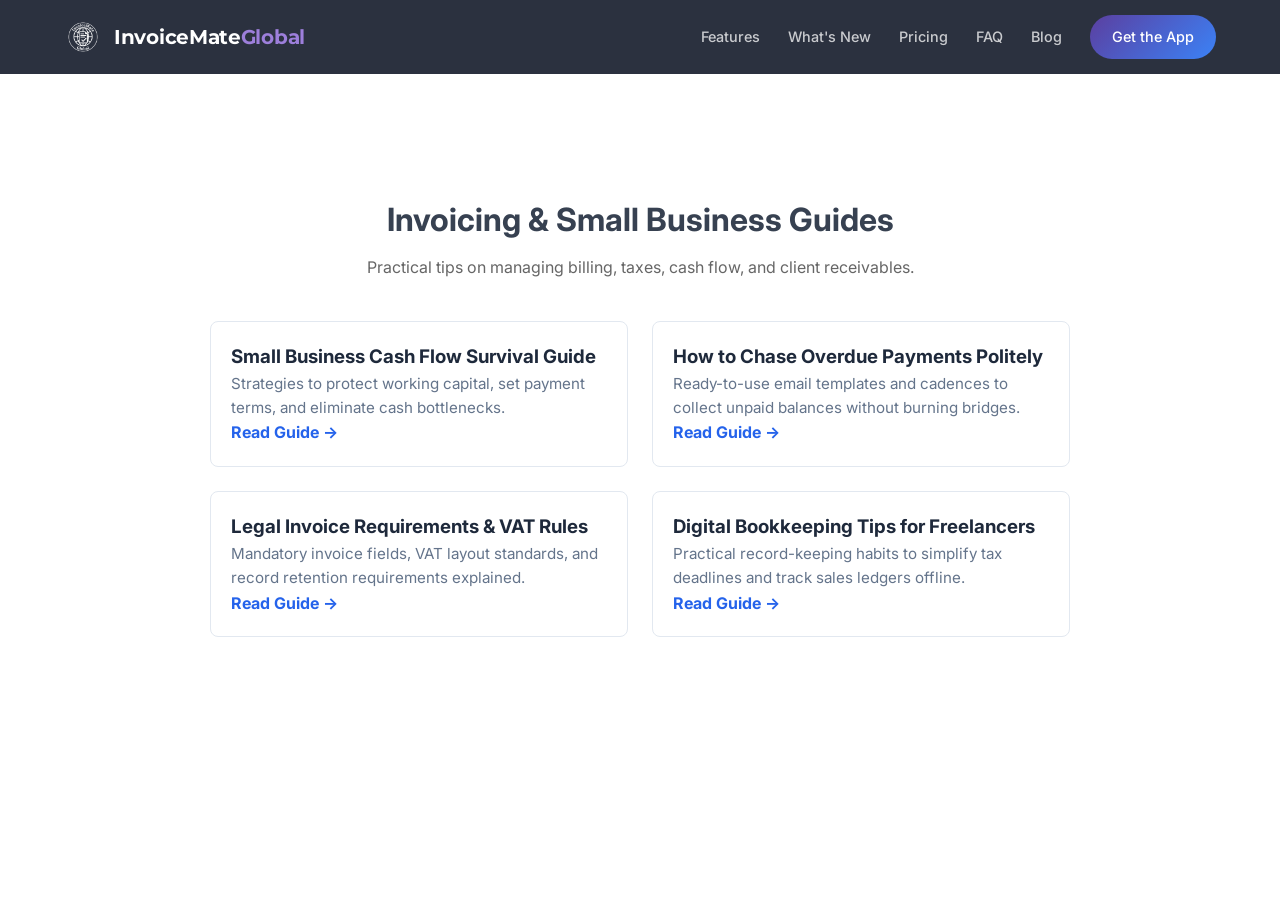
<file: blog/index.html>
<!DOCTYPE html>
<html lang="en">
<head>
  <meta charset="UTF-8">
  <meta name="viewport" content="width=device-width, initial-scale=1.0">
  <title>Invoicing, Billing & Cash Flow Guides | InvoiceMate Global Blog</title>
  <meta name="description" content="Practical guides on small business cash flow, chasing overdue invoices, VAT compliance, and digital bookkeeping.">
  <link rel="canonical" href="https://invoicemateglobal.com/blog/">
  <link rel="icon" type="image/png" href="../logo.png">
  <link rel="stylesheet" href="../style.css">
</head>
<body>

  <nav class="navbar">
    <div class="container">
      <a href="../index.html" class="navbar-brand">
        <img src="../logo.png" alt="InvoiceMate Global logo" class="navbar-logo">
        <div class="navbar-name">InvoiceMate<span>Global</span></div>
      </a>
      <div class="nav-links">
        <a href="../index.html#features">Features</a>
        <a href="../changelog.html">What's New</a>
        <a href="../index.html#pricing">Pricing</a>
        <a href="../index.html#faq">FAQ</a>
        <a href="index.html">Blog</a>
        <a href="https://play.google.com/store/apps/details?id=com.invoicemateglobal" class="nav-cta" target="_blank" rel="noopener noreferrer">Get the App</a>
      </div>
    </div>
  </nav>

  <main class="container" style="max-width: 900px; margin: 120px auto 50px auto; padding: 0 20px;">
    <h1 style="text-align: center; margin-bottom: 10px;">Invoicing &amp; Small Business Guides</h1>
    <p style="text-align: center; color: #666; margin-bottom: 40px;">Practical tips on managing billing, taxes, cash flow, and client receivables.</p>

    <div class="blog-grid" style="display: grid; grid-template-columns: repeat(auto-fit, minmax(280px, 1fr)); gap: 24px;">
      
      <!-- Card 1 -->
      <div style="border: 1px solid #e2e8f0; border-radius: 8px; padding: 20px; background: #fff;">
        <h3><a href="small-business-cash-flow-guide.html" style="color: #1e293b; text-decoration: none;">Small Business Cash Flow Survival Guide</a></h3>
        <p style="color: #64748b; font-size: 0.95rem;">Strategies to protect working capital, set payment terms, and eliminate cash bottlenecks.</p>
        <a href="small-business-cash-flow-guide.html" style="color: #2563eb; font-weight: bold; text-decoration: none;">Read Guide &rarr;</a>
      </div>

      <!-- Card 2 -->
      <div style="border: 1px solid #e2e8f0; border-radius: 8px; padding: 20px; background: #fff;">
        <h3><a href="how-to-chase-overdue-payments.html" style="color: #1e293b; text-decoration: none;">How to Chase Overdue Payments Politely</a></h3>
        <p style="color: #64748b; font-size: 0.95rem;">Ready-to-use email templates and cadences to collect unpaid balances without burning bridges.</p>
        <a href="how-to-chase-overdue-payments.html" style="color: #2563eb; font-weight: bold; text-decoration: none;">Read Guide &rarr;</a>
      </div>

      <!-- Card 3 -->
      <div style="border: 1px solid #e2e8f0; border-radius: 8px; padding: 20px; background: #fff;">
        <h3><a href="legal-invoice-requirements-and-vat-guide.html" style="color: #1e293b; text-decoration: none;">Legal Invoice Requirements &amp; VAT Rules</a></h3>
        <p style="color: #64748b; font-size: 0.95rem;">Mandatory invoice fields, VAT layout standards, and record retention requirements explained.</p>
        <a href="legal-invoice-requirements-and-vat-guide.html" style="color: #2563eb; font-weight: bold; text-decoration: none;">Read Guide &rarr;</a>
      </div>

      <!-- Card 4 -->
      <div style="border: 1px solid #e2e8f0; border-radius: 8px; padding: 20px; background: #fff;">
        <h3><a href="digital-bookkeeping-tips-for-freelancers.html" style="color: #1e293b; text-decoration: none;">Digital Bookkeeping Tips for Freelancers</a></h3>
        <p style="color: #64748b; font-size: 0.95rem;">Practical record-keeping habits to simplify tax deadlines and track sales ledgers offline.</p>
        <a href="digital-bookkeeping-tips-for-freelancers.html" style="color: #2563eb; font-weight: bold; text-decoration: none;">Read Guide &rarr;</a>
      </div>

    </div>
  </main>

</body>
</html>
</file>
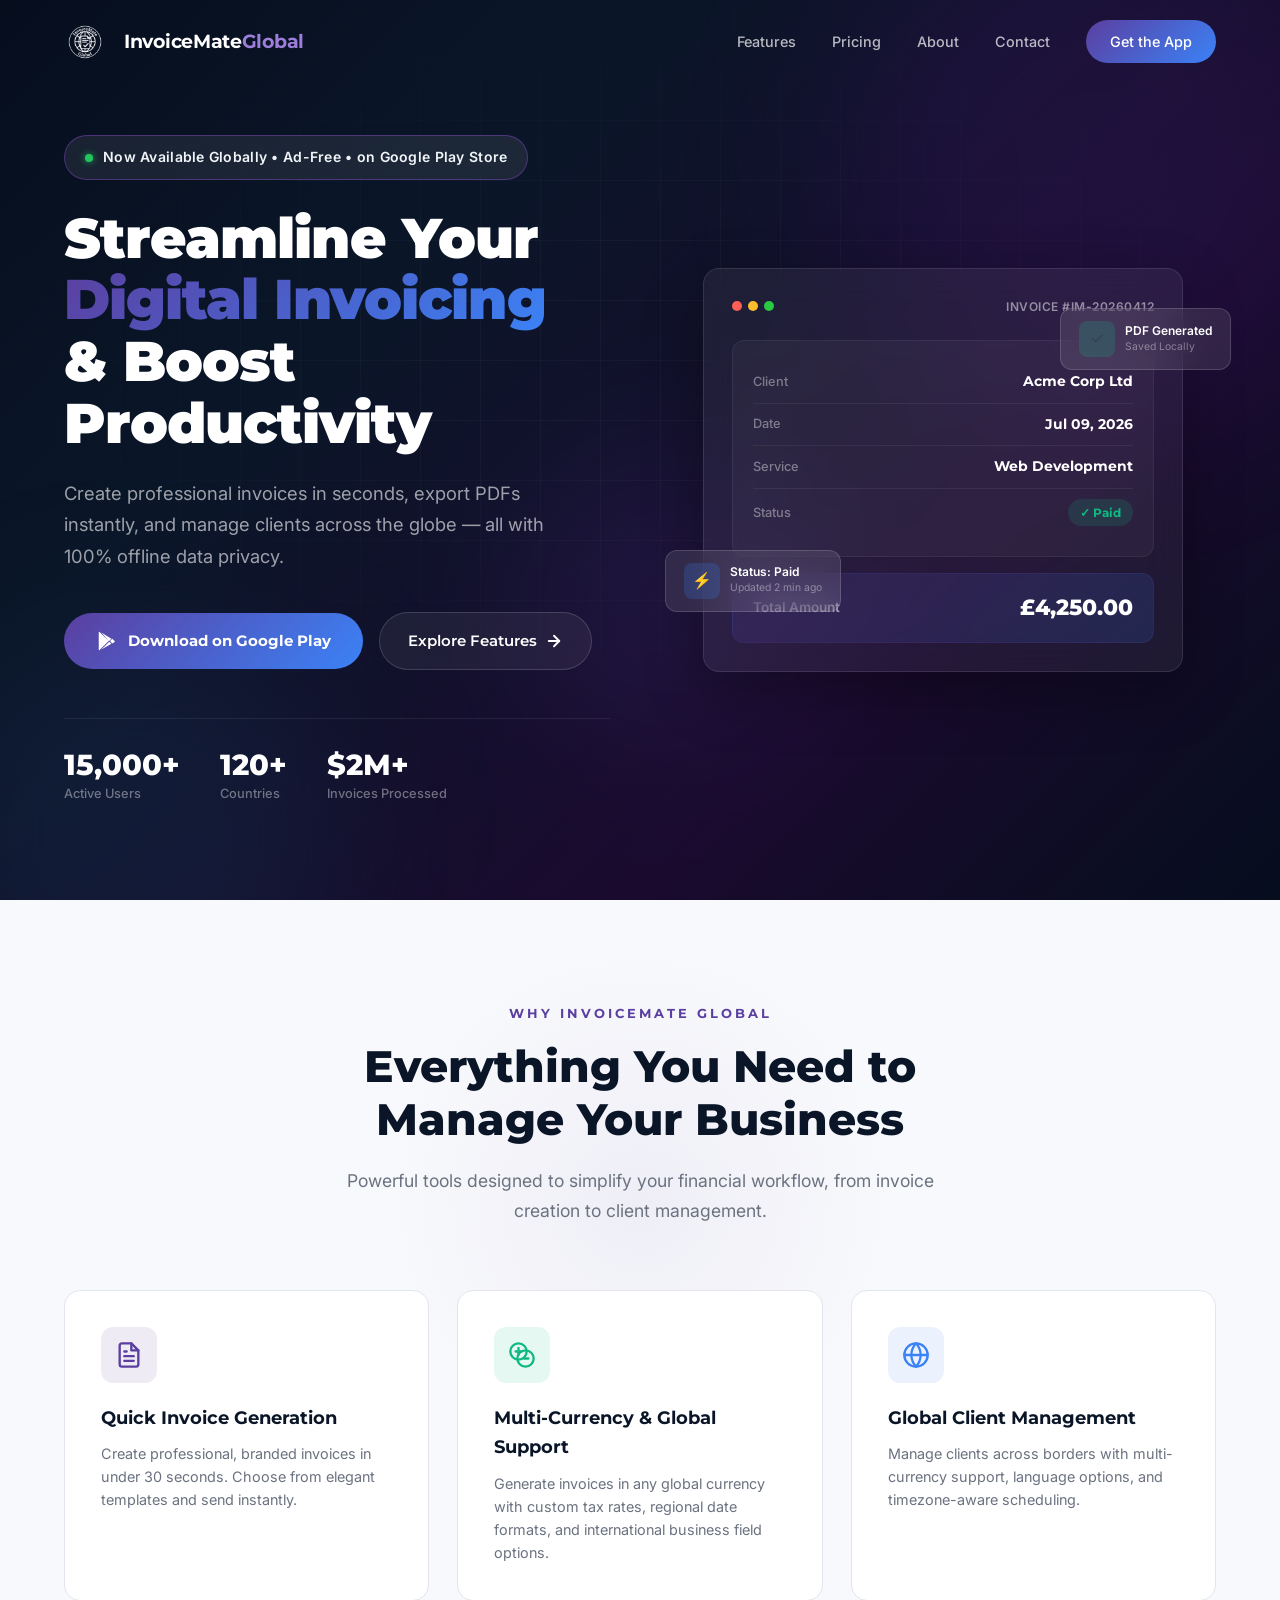
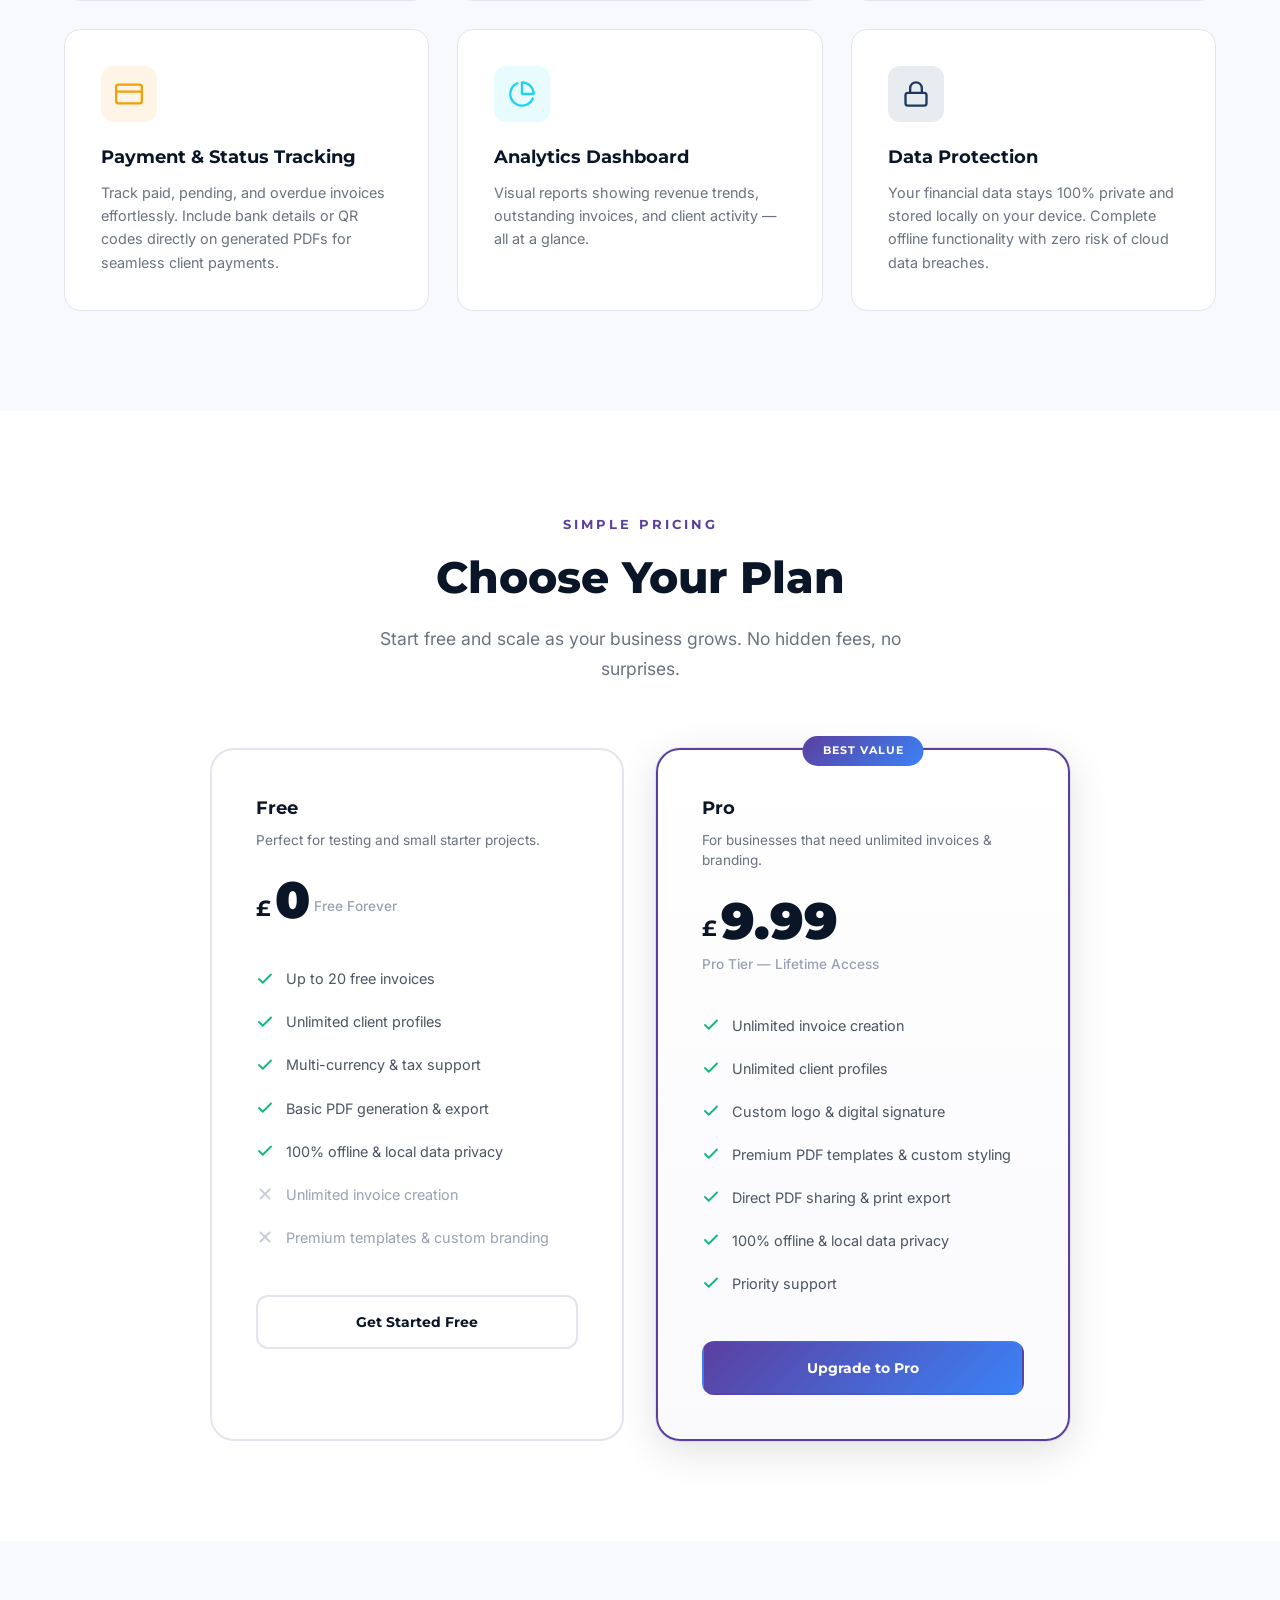
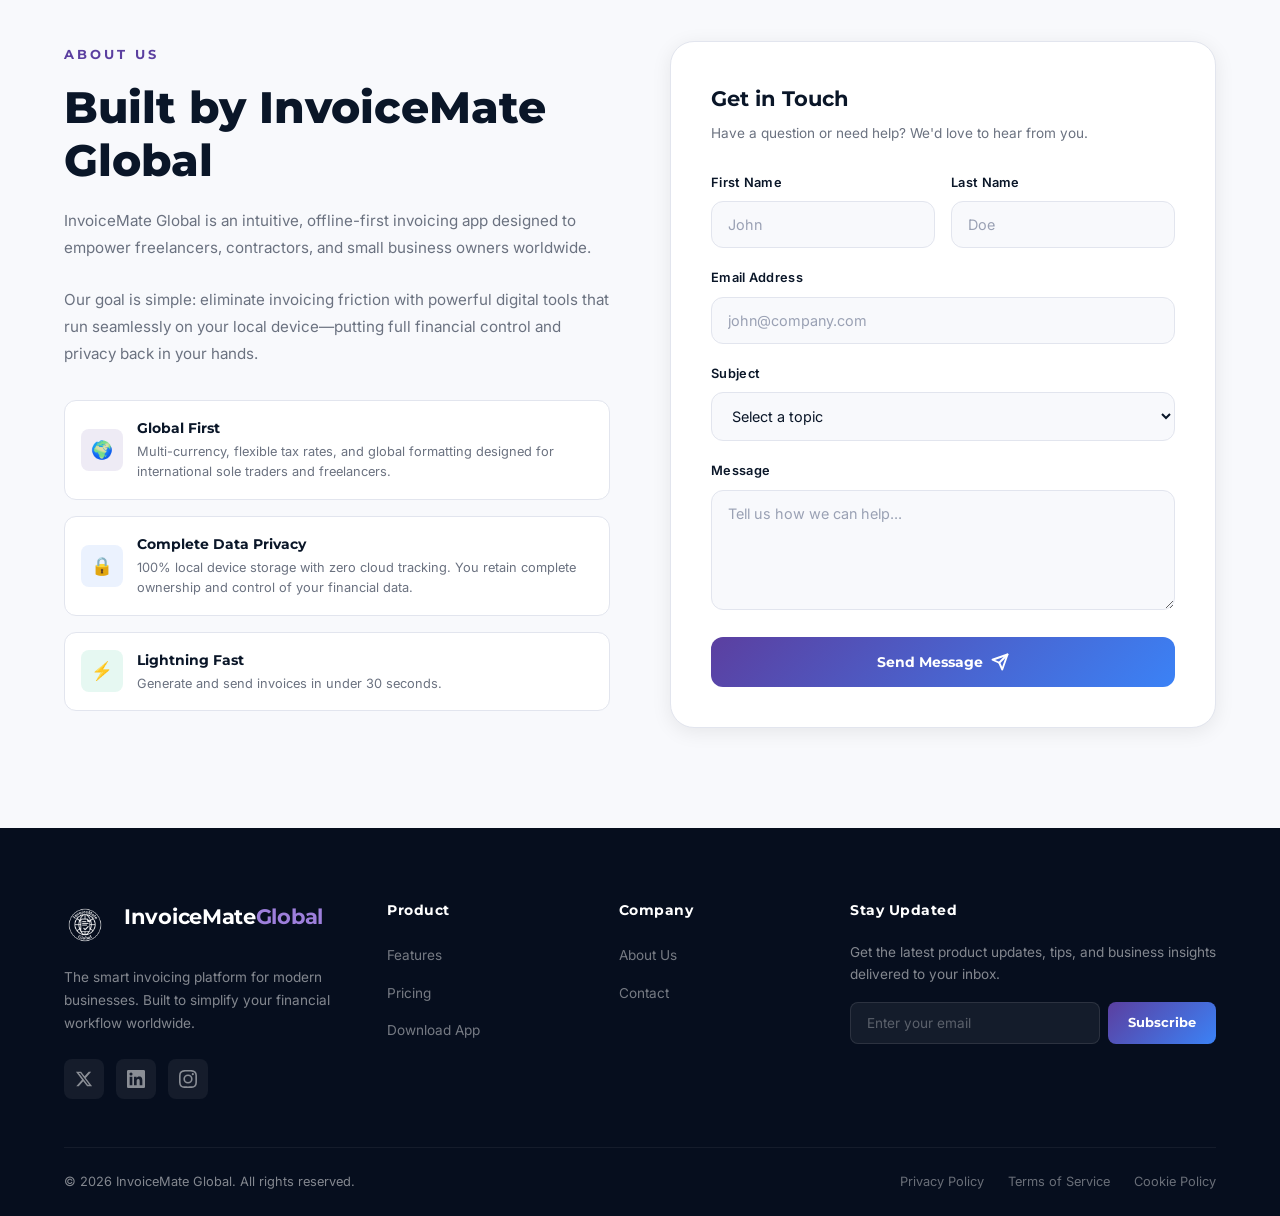
<file: invoicemate-global/index.html>
<!DOCTYPE html>
<html lang="en">
<head>
  <meta charset="UTF-8">
  <meta name="viewport" content="width=device-width, initial-scale=1.0">
  <title>InvoiceMate Global — Smart Invoicing for Modern Businesses</title>
  <meta name="description" content="InvoiceMate Global streamlines digital invoicing, expense tracking, and global client management. Built for business owners who demand efficiency.">
  <meta name="keywords" content="invoicing, digital invoicing, expense tracking, client management, SaaS, business productivity">
  <link rel="stylesheet" href="style.css">
  <link rel="icon" href="data:image/svg+xml,<svg xmlns='http://www.w3.org/2000/svg' viewBox='0 0 100 100'><rect rx='20' width='100' height='100' fill='%235b3fa0'/><text x='50' y='68' font-size='55' font-family='Arial' font-weight='bold' fill='white' text-anchor='middle'>IM</text></svg>">
</head>
<body>

  <!-- ============================================
       NAVIGATION
       ============================================ -->
  <nav class="navbar" id="navbar">
    <div class="container">
      <a href="#" class="navbar-brand">
        <img src="logo.png" alt="InvoiceMate Global logo" class="navbar-logo">
        <div class="navbar-name">InvoiceMate<span>Global</span></div>
      </a>
      <div class="nav-links" id="nav-links">
        <a href="#features">Features</a>
        <a href="#pricing">Pricing</a>
        <a href="#about">About</a>
        <a href="#contact">Contact</a>
        <a href="https://play.google.com/store/apps/details?id=com.invoicemateglobal" class="nav-cta" target="_blank" rel="noopener noreferrer">Get the App</a>
      </div>
      <button class="nav-toggle" id="nav-toggle" aria-label="Toggle navigation">
        <span></span>
        <span></span>
        <span></span>
      </button>
    </div>
  </nav>

  <!-- ============================================
       HERO SECTION
       ============================================ -->
  <section class="hero" id="hero">
    <div class="hero-bg-mesh">
      <div class="orb orb-1"></div>
      <div class="orb orb-2"></div>
      <div class="orb orb-3"></div>
    </div>
    <div class="hero-grid"></div>

    <div class="container">
      <div class="hero-content">
        <div class="hero-badge">
          <span class="dot"></span>
          Now Available Globally • Ad-Free • on Google Play Store
        </div>
        <h1 class="hero-title">
          Streamline Your<br>
          <span class="highlight">Digital Invoicing</span><br>
          & Boost Productivity
        </h1>
        <p class="hero-description">
          Create professional invoices in seconds, export PDFs instantly, and manage clients across the globe — all with 100% offline data privacy.
        </p>
        <div class="hero-actions" id="download">
          <!-- Google Play CTA -->
          <a href="https://play.google.com/store/apps/details?id=com.invoicemateglobal" class="btn-primary" id="cta-google-play" target="_blank" rel="noopener noreferrer">
            <svg width="22" height="22" viewBox="0 0 24 24" fill="currentColor">
              <path d="M3.609 1.814L13.792 12 3.61 22.186a.996.996 0 0 1-.61-.92V2.734a1 1 0 0 1 .609-.92zm10.89 10.893l2.302 2.302-10.937 6.333 8.635-8.635zm3.199-3.199l2.302 2.302c.7.4.7 1.08 0 1.48l-2.302 1.302L15.4 12l2.298-2.492zM5.864 2.658L16.8 9.49l-2.693 2.694L5.864 2.658z"/>
            </svg>
            <span>Download on Google Play</span>
          </a>
          <a href="#features" class="btn-secondary">
            <span>Explore Features</span>
            <svg width="18" height="18" viewBox="0 0 24 24" fill="none" stroke="currentColor" stroke-width="2.5" stroke-linecap="round" stroke-linejoin="round">
              <line x1="5" y1="12" x2="19" y2="12"/>
              <polyline points="12 5 19 12 12 19"/>
            </svg>
          </a>
        </div>
        <div class="hero-stats">
          <div class="hero-stat">
            <div class="number" data-count="15000" data-suffix="+">0</div>
            <div class="label">Active Users</div>
          </div>
          <div class="hero-stat">
            <div class="number" data-count="120" data-suffix="+">0</div>
            <div class="label">Countries</div>
          </div>
          <div class="hero-stat">
            <div class="number" data-prefix="$" data-count="2" data-suffix="M+">0</div>
            <div class="label">Invoices Processed</div>
          </div>
        </div>
      </div>

      <div class="hero-visual">
        <div class="hero-mockup">
          <!-- Invoice Mockup Card -->
          <div class="mockup-card">
            <div class="mockup-header">
              <div class="mockup-dots">
                <span></span><span></span><span></span>
              </div>
              <div class="mockup-title-bar">INVOICE #IM-20260412</div>
            </div>
            <div class="mockup-invoice">
              <div class="invoice-row">
                <span class="invoice-label">Client</span>
                <span class="invoice-value">Acme Corp Ltd</span>
              </div>
              <div class="invoice-row">
                <span class="invoice-label">Date</span>
                <span class="invoice-value">Jul 09, 2026</span>
              </div>
              <div class="invoice-row">
                <span class="invoice-label">Service</span>
                <span class="invoice-value">Web Development</span>
              </div>
              <div class="invoice-row">
                <span class="invoice-label">Status</span>
                <span class="invoice-value status-paid">&#10003; Paid</span>
              </div>
            </div>
            <div class="invoice-total">
              <span class="total-label">Total Amount</span>
              <span class="total-value">£4,250.00</span>
            </div>
          </div>

          <!-- Floating Badges -->
          <div class="floating-badge badge-1">
            <div class="badge-icon green">&#10003;</div>
            <div>
              <div class="badge-text">PDF Generated</div>
              <div class="badge-subtext">Saved Locally</div>
            </div>
          </div>
          <div class="floating-badge badge-2">
            <div class="badge-icon blue">&#9889;</div>
            <div>
              <div class="badge-text">Status: Paid</div>
              <div class="badge-subtext">Updated 2 min ago</div>
            </div>
          </div>
        </div>
      </div>
    </div>
  </section>

  <!-- ============================================
       FEATURES SECTION
       ============================================ -->
  <section class="features section-padding" id="features">
    <div class="container">
      <div class="features-header reveal">
        <span class="section-label">Why InvoiceMate Global</span>
        <h2 class="section-title">Everything You Need to<br>Manage Your Business</h2>
        <p class="section-subtitle mx-auto">
          Powerful tools designed to simplify your financial workflow, from invoice creation to client management.
        </p>
      </div>

      <div class="features-grid">
        <!-- Feature 1 -->
        <div class="feature-card reveal reveal-delay-1">
          <div class="feature-icon purple">
            <svg viewBox="0 0 24 24" fill="none" stroke="currentColor" stroke-width="2" stroke-linecap="round" stroke-linejoin="round">
              <path d="M14 2H6a2 2 0 0 0-2 2v16a2 2 0 0 0 2 2h12a2 2 0 0 0 2-2V8z"/>
              <polyline points="14 2 14 8 20 8"/>
              <line x1="16" y1="13" x2="8" y2="13"/>
              <line x1="16" y1="17" x2="8" y2="17"/>
              <polyline points="10 9 9 9 8 9"/>
            </svg>
          </div>
          <h3>Quick Invoice Generation</h3>
          <p>Create professional, branded invoices in under 30 seconds. Choose from elegant templates and send instantly.</p>
        </div>

        <!-- Feature 2 -->
        <div class="feature-card reveal reveal-delay-2">
          <div class="feature-icon green">
            <svg viewBox="0 0 24 24" fill="none" stroke="currentColor" stroke-width="2" stroke-linecap="round" stroke-linejoin="round">
              <circle cx="9" cy="9" r="7"/>
              <circle cx="15" cy="15" r="7"/>
              <path d="M9 6v1.5M9 10.5V12M6.5 9H8M10 9h1.5"/>
              <path d="M13.5 15H15M16 15h1.5"/>
            </svg>
          </div>
          <h3>Multi-Currency & Global Support</h3>
          <p>Generate invoices in any global currency with custom tax rates, regional date formats, and international business field options.</p>
        </div>

        <!-- Feature 3 -->
        <div class="feature-card reveal reveal-delay-3">
          <div class="feature-icon blue">
            <svg viewBox="0 0 24 24" fill="none" stroke="currentColor" stroke-width="2" stroke-linecap="round" stroke-linejoin="round">
              <circle cx="12" cy="12" r="10"/>
              <line x1="2" y1="12" x2="22" y2="12"/>
              <path d="M12 2a15.3 15.3 0 0 1 4 10 15.3 15.3 0 0 1-4 10 15.3 15.3 0 0 1-4-10 15.3 15.3 0 0 1 4-10z"/>
            </svg>
          </div>
          <h3>Global Client Management</h3>
          <p>Manage clients across borders with multi-currency support, language options, and timezone-aware scheduling.</p>
        </div>

        <!-- Feature 4 -->
        <div class="feature-card reveal reveal-delay-1">
          <div class="feature-icon amber">
            <svg viewBox="0 0 24 24" fill="none" stroke="currentColor" stroke-width="2" stroke-linecap="round" stroke-linejoin="round">
              <rect x="1" y="4" width="22" height="16" rx="2" ry="2"/>
              <line x1="1" y1="10" x2="23" y2="10"/>
            </svg>
          </div>
          <h3>Payment & Status Tracking</h3>
          <p>Track paid, pending, and overdue invoices effortlessly. Include bank details or QR codes directly on generated PDFs for seamless client payments.</p>
        </div>

        <!-- Feature 5 -->
        <div class="feature-card reveal reveal-delay-2">
          <div class="feature-icon cyan">
            <svg viewBox="0 0 24 24" fill="none" stroke="currentColor" stroke-width="2" stroke-linecap="round" stroke-linejoin="round">
              <path d="M21.21 15.89A10 10 0 1 1 8 2.83"/>
              <path d="M22 12A10 10 0 0 0 12 2v10z"/>
            </svg>
          </div>
          <h3>Analytics Dashboard</h3>
          <p>Visual reports showing revenue trends, outstanding invoices, and client activity — all at a glance.</p>
        </div>

        <!-- Feature 6 -->
        <div class="feature-card reveal reveal-delay-3">
          <div class="feature-icon navy">
            <svg viewBox="0 0 24 24" fill="none" stroke="currentColor" stroke-width="2" stroke-linecap="round" stroke-linejoin="round">
              <rect x="3" y="11" width="18" height="11" rx="2" ry="2"/>
              <path d="M7 11V7a5 5 0 0 1 10 0v4"/>
            </svg>
          </div>
          <h3>Data Protection</h3>
          <p>Your financial data stays 100% private and stored locally on your device. Complete offline functionality with zero risk of cloud data breaches.</p>
        </div>
      </div>
    </div>
  </section>

  <!-- ============================================
       PRICING SECTION
       ============================================ -->
  <section class="pricing section-padding" id="pricing">
    <div class="container">
      <div class="pricing-header reveal">
        <span class="section-label">Simple Pricing</span>
        <h2 class="section-title">Choose Your Plan</h2>
        <p class="section-subtitle mx-auto">
          Start free and scale as your business grows. No hidden fees, no surprises.
        </p>
      </div>

      <div class="pricing-grid">
        <!-- Free Tier -->
        <div class="pricing-card reveal reveal-delay-1">
          <div class="pricing-name">Free</div>
          <div class="pricing-description">Perfect for testing and small starter projects.</div>
          <div class="pricing-amount">
            <span class="pricing-currency">£</span>
            <span class="pricing-value">0</span>
            <span class="pricing-period">Free Forever</span>
          </div>
          <ul class="pricing-features">
            <li>
              <svg class="check" viewBox="0 0 24 24" fill="none" stroke="currentColor" stroke-width="2.5" stroke-linecap="round" stroke-linejoin="round"><polyline points="20 6 9 17 4 12"/></svg>
              Up to 20 free invoices
            </li>
            <li>
              <svg class="check" viewBox="0 0 24 24" fill="none" stroke="currentColor" stroke-width="2.5" stroke-linecap="round" stroke-linejoin="round"><polyline points="20 6 9 17 4 12"/></svg>
              Unlimited client profiles
            </li>
            <li>
              <svg class="check" viewBox="0 0 24 24" fill="none" stroke="currentColor" stroke-width="2.5" stroke-linecap="round" stroke-linejoin="round"><polyline points="20 6 9 17 4 12"/></svg>
              Multi-currency & tax support
            </li>
            <li>
              <svg class="check" viewBox="0 0 24 24" fill="none" stroke="currentColor" stroke-width="2.5" stroke-linecap="round" stroke-linejoin="round"><polyline points="20 6 9 17 4 12"/></svg>
              Basic PDF generation & export
            </li>
            <li>
              <svg class="check" viewBox="0 0 24 24" fill="none" stroke="currentColor" stroke-width="2.5" stroke-linecap="round" stroke-linejoin="round"><polyline points="20 6 9 17 4 12"/></svg>
              100% offline & local data privacy
            </li>
            <li class="disabled">
              <svg class="x-mark" viewBox="0 0 24 24" fill="none" stroke="currentColor" stroke-width="2.5" stroke-linecap="round" stroke-linejoin="round"><line x1="18" y1="6" x2="6" y2="18"/><line x1="6" y1="6" x2="18" y2="18"/></svg>
              Unlimited invoice creation
            </li>
            <li class="disabled">
              <svg class="x-mark" viewBox="0 0 24 24" fill="none" stroke="currentColor" stroke-width="2.5" stroke-linecap="round" stroke-linejoin="round"><line x1="18" y1="6" x2="6" y2="18"/><line x1="6" y1="6" x2="18" y2="18"/></svg>
              Premium templates & custom branding
            </li>
          </ul>
          <button class="btn-pricing outline" id="pricing-free-cta">Get Started Free</button>
        </div>

        <!-- Pro Tier -->
        <div class="pricing-card featured reveal reveal-delay-2">
          <div class="pricing-popular">Best Value</div>
          <div class="pricing-name">Pro</div>
          <div class="pricing-description">For businesses that need unlimited invoices & branding.</div>
          <div class="pricing-amount">
            <span class="pricing-currency">£</span>
            <span class="pricing-value">9.99</span>
          </div>
          <div class="pricing-period" style="margin-top: -24px; margin-bottom: 28px;">Pro Tier — Lifetime Access</div>
          <ul class="pricing-features">
            <li>
              <svg class="check" viewBox="0 0 24 24" fill="none" stroke="currentColor" stroke-width="2.5" stroke-linecap="round" stroke-linejoin="round"><polyline points="20 6 9 17 4 12"/></svg>
              Unlimited invoice creation
            </li>
            <li>
              <svg class="check" viewBox="0 0 24 24" fill="none" stroke="currentColor" stroke-width="2.5" stroke-linecap="round" stroke-linejoin="round"><polyline points="20 6 9 17 4 12"/></svg>
              Unlimited client profiles
            </li>
            <li>
              <svg class="check" viewBox="0 0 24 24" fill="none" stroke="currentColor" stroke-width="2.5" stroke-linecap="round" stroke-linejoin="round"><polyline points="20 6 9 17 4 12"/></svg>
              Custom logo & digital signature
            </li>
            <li>
              <svg class="check" viewBox="0 0 24 24" fill="none" stroke="currentColor" stroke-width="2.5" stroke-linecap="round" stroke-linejoin="round"><polyline points="20 6 9 17 4 12"/></svg>
              Premium PDF templates & custom styling
            </li>
            <li>
              <svg class="check" viewBox="0 0 24 24" fill="none" stroke="currentColor" stroke-width="2.5" stroke-linecap="round" stroke-linejoin="round"><polyline points="20 6 9 17 4 12"/></svg>
              Direct PDF sharing & print export
            </li>
            <li>
              <svg class="check" viewBox="0 0 24 24" fill="none" stroke="currentColor" stroke-width="2.5" stroke-linecap="round" stroke-linejoin="round"><polyline points="20 6 9 17 4 12"/></svg>
              100% offline & local data privacy
            </li>
            <li>
              <svg class="check" viewBox="0 0 24 24" fill="none" stroke="currentColor" stroke-width="2.5" stroke-linecap="round" stroke-linejoin="round"><polyline points="20 6 9 17 4 12"/></svg>
              Priority support
            </li>
          </ul>
          <button class="btn-pricing filled" id="pricing-pro-cta">Upgrade to Pro</button>
        </div>
      </div>
    </div>
  </section>

  <!-- ============================================
       ABOUT & CONTACT SECTION
       ============================================ -->
  <section class="about-contact section-padding" id="about">
    <div class="container">
      <div class="about-contact-grid">
        <!-- About Column -->
        <div class="about-content reveal">
          <span class="section-label">About Us</span>
          <h2 class="section-title">Built by InvoiceMate<br>Global</h2>
          <p class="about-text">
            InvoiceMate Global is an intuitive, offline-first invoicing app designed to empower freelancers, contractors, and small business owners worldwide.
          </p>
          <p class="about-text">
            Our goal is simple: eliminate invoicing friction with powerful digital tools that run seamlessly on your local device—putting full financial control and privacy back in your hands.
          </p>

          <div class="about-highlights">
            <div class="about-highlight">
              <div class="about-highlight-icon purple">🌍</div>
              <div>
                <h4>Global First</h4>
                <p>Multi-currency, flexible tax rates, and global formatting designed for international sole traders and freelancers.</p>
              </div>
            </div>
            <div class="about-highlight">
              <div class="about-highlight-icon blue">🔒</div>
              <div>
                <h4>Complete Data Privacy</h4>
                <p>100% local device storage with zero cloud tracking. You retain complete ownership and control of your financial data.</p>
              </div>
            </div>
            <div class="about-highlight">
              <div class="about-highlight-icon green">⚡</div>
              <div>
                <h4>Lightning Fast</h4>
                <p>Generate and send invoices in under 30 seconds.</p>
              </div>
            </div>
          </div>
        </div>

        <!-- Contact Form Column -->
        <div class="reveal reveal-delay-2" id="contact">
          <div class="contact-form-wrapper">
            <h3>Get in Touch</h3>
            <p>Have a question or need help? We'd love to hear from you.</p>

            <form id="contact-form" action="mailto:support@invoicemateglobal.com" method="post" enctype="text/plain">
              <div class="form-row">
                <div class="form-group">
                  <label for="first-name">First Name</label>
                  <input type="text" id="first-name" name="firstName" placeholder="John" required>
                </div>
                <div class="form-group">
                  <label for="last-name">Last Name</label>
                  <input type="text" id="last-name" name="lastName" placeholder="Doe" required>
                </div>
              </div>
              <div class="form-group">
                <label for="email">Email Address</label>
                <input type="email" id="email" name="email" placeholder="john@company.com" required>
              </div>
              <div class="form-group">
                <label for="subject">Subject</label>
                <select id="subject" name="subject">
                  <option value="" disabled selected>Select a topic</option>
                  <option value="general">General Inquiry</option>
                  <option value="support">Technical Support / App Help</option>
                  <option value="feature">Feature Request & Feedback</option>
                  <option value="billing">Billing & Pro Upgrade Help</option>
                </select>
              </div>
              <div class="form-group">
                <label for="message">Message</label>
                <textarea id="message" name="message" placeholder="Tell us how we can help..." required></textarea>
              </div>
              <button type="submit" class="btn-submit" id="contact-submit">
                <span>Send Message</span>
                <svg width="18" height="18" viewBox="0 0 24 24" fill="none" stroke="currentColor" stroke-width="2.5" stroke-linecap="round" stroke-linejoin="round">
                  <line x1="22" y1="2" x2="11" y2="13"/>
                  <polygon points="22 2 15 22 11 13 2 9 22 2"/>
                </svg>
              </button>
            </form>

            <div class="form-success">
              <div class="success-icon">✓</div>
              <h4>Message Sent Successfully!</h4>
              <p>Thank you for reaching out. Our team will get back to you within 24 hours.</p>
            </div>
          </div>
        </div>
      </div>
    </div>
  </section>

  <!-- ============================================
       FOOTER
       ============================================ -->
  <footer class="footer" id="footer">
    <div class="container">
      <div class="footer-grid">
        <!-- Brand Column -->
        <div class="footer-brand">
          <div class="navbar-brand" style="margin-bottom: 16px;">
            <img src="logo.png" alt="InvoiceMate Global logo" class="navbar-logo">
            <div class="navbar-name">InvoiceMate<span>Global</span></div>
          </div>
          <p>The smart invoicing platform for modern businesses. Built to simplify your financial workflow worldwide.</p>
          <div class="footer-social">
            <a href="#" aria-label="Twitter">
              <svg width="18" height="18" viewBox="0 0 24 24" fill="currentColor"><path d="M18.244 2.25h3.308l-7.227 8.26 8.502 11.24H16.17l-5.214-6.817L4.99 21.75H1.68l7.73-8.835L1.254 2.25H8.08l4.713 6.231zm-1.161 17.52h1.833L7.084 4.126H5.117z"/></svg>
            </a>
            <a href="#" aria-label="LinkedIn">
              <svg width="18" height="18" viewBox="0 0 24 24" fill="currentColor"><path d="M20.447 20.452h-3.554v-5.569c0-1.328-.027-3.037-1.852-3.037-1.853 0-2.136 1.445-2.136 2.939v5.667H9.351V9h3.414v1.561h.046c.477-.9 1.637-1.85 3.37-1.85 3.601 0 4.267 2.37 4.267 5.455v6.286zM5.337 7.433a2.062 2.062 0 0 1-2.063-2.065 2.064 2.064 0 1 1 2.063 2.065zm1.782 13.019H3.555V9h3.564v11.452zM22.225 0H1.771C.792 0 0 .774 0 1.729v20.542C0 23.227.792 24 1.771 24h20.451C23.2 24 24 23.227 24 22.271V1.729C24 .774 23.2 0 22.222 0h.003z"/></svg>
            </a>
            <a href="#" aria-label="Instagram">
              <svg width="18" height="18" viewBox="0 0 24 24" fill="currentColor"><path d="M12 2.163c3.204 0 3.584.012 4.85.07 3.252.148 4.771 1.691 4.919 4.919.058 1.265.069 1.645.069 4.849 0 3.205-.012 3.584-.069 4.849-.149 3.225-1.664 4.771-4.919 4.919-1.266.058-1.644.07-4.85.07-3.204 0-3.584-.012-4.849-.07-3.26-.149-4.771-1.699-4.919-4.92-.058-1.265-.07-1.644-.07-4.849 0-3.204.013-3.583.07-4.849.149-3.227 1.664-4.771 4.919-4.919 1.266-.057 1.645-.069 4.849-.069zM12 0C8.741 0 8.333.014 7.053.072 2.695.272.273 2.69.073 7.052.014 8.333 0 8.741 0 12c0 3.259.014 3.668.072 4.948.2 4.358 2.618 6.78 6.98 6.98C8.333 23.986 8.741 24 12 24c3.259 0 3.668-.014 4.948-.072 4.354-.2 6.782-2.618 6.979-6.98.059-1.28.073-1.689.073-4.948 0-3.259-.014-3.667-.072-4.947-.196-4.354-2.617-6.78-6.979-6.98C15.668.014 15.259 0 12 0zm0 5.838a6.162 6.162 0 1 0 0 12.324 6.162 6.162 0 0 0 0-12.324zM12 16a4 4 0 1 1 0-8 4 4 0 0 1 0 8zm6.406-11.845a1.44 1.44 0 1 0 0 2.881 1.44 1.44 0 0 0 0-2.881z"/></svg>
            </a>
          </div>
        </div>

        <!-- Product Column -->
        <div class="footer-column">
          <h4>Product</h4>
          <ul>
            <li><a href="#features">Features</a></li>
            <li><a href="#pricing">Pricing</a></li>
            <li><a href="https://play.google.com/store/apps/details?id=com.invoicemateglobal" target="_blank" rel="noopener noreferrer">Download App</a></li>
          </ul>
        </div>

        <!-- Company Column -->
        <div class="footer-column">
          <h4>Company</h4>
          <ul>
            <li><a href="#about">About Us</a></li>
            <li><a href="#contact">Contact</a></li>
          </ul>
        </div>

        <!-- Newsletter Column -->
        <div class="footer-column footer-newsletter">
          <h4>Stay Updated</h4>
          <p>Get the latest product updates, tips, and business insights delivered to your inbox.</p>
          <form class="newsletter-form" id="newsletter-form" onsubmit="event.preventDefault(); this.querySelector('input').value=''; this.querySelector('button').textContent='Subscribed ✓';">
            <input type="email" placeholder="Enter your email" aria-label="Email for newsletter" required>
            <button type="submit">Subscribe</button>
          </form>
        </div>
      </div>

      <div class="footer-bottom">
        <p>&copy; 2026 InvoiceMate Global. All rights reserved.</p>
        <div class="footer-bottom-links">
          <a href="#" id="privacy-policy-link">Privacy Policy</a>
          <a href="#" id="terms-of-service-link">Terms of Service</a>
          <a href="#" id="cookie-policy-link">Cookie Policy</a>
        </div>
      </div>
    </div>
  </footer>

  <script src="script.js"></script>
</body>
</html>
</file>
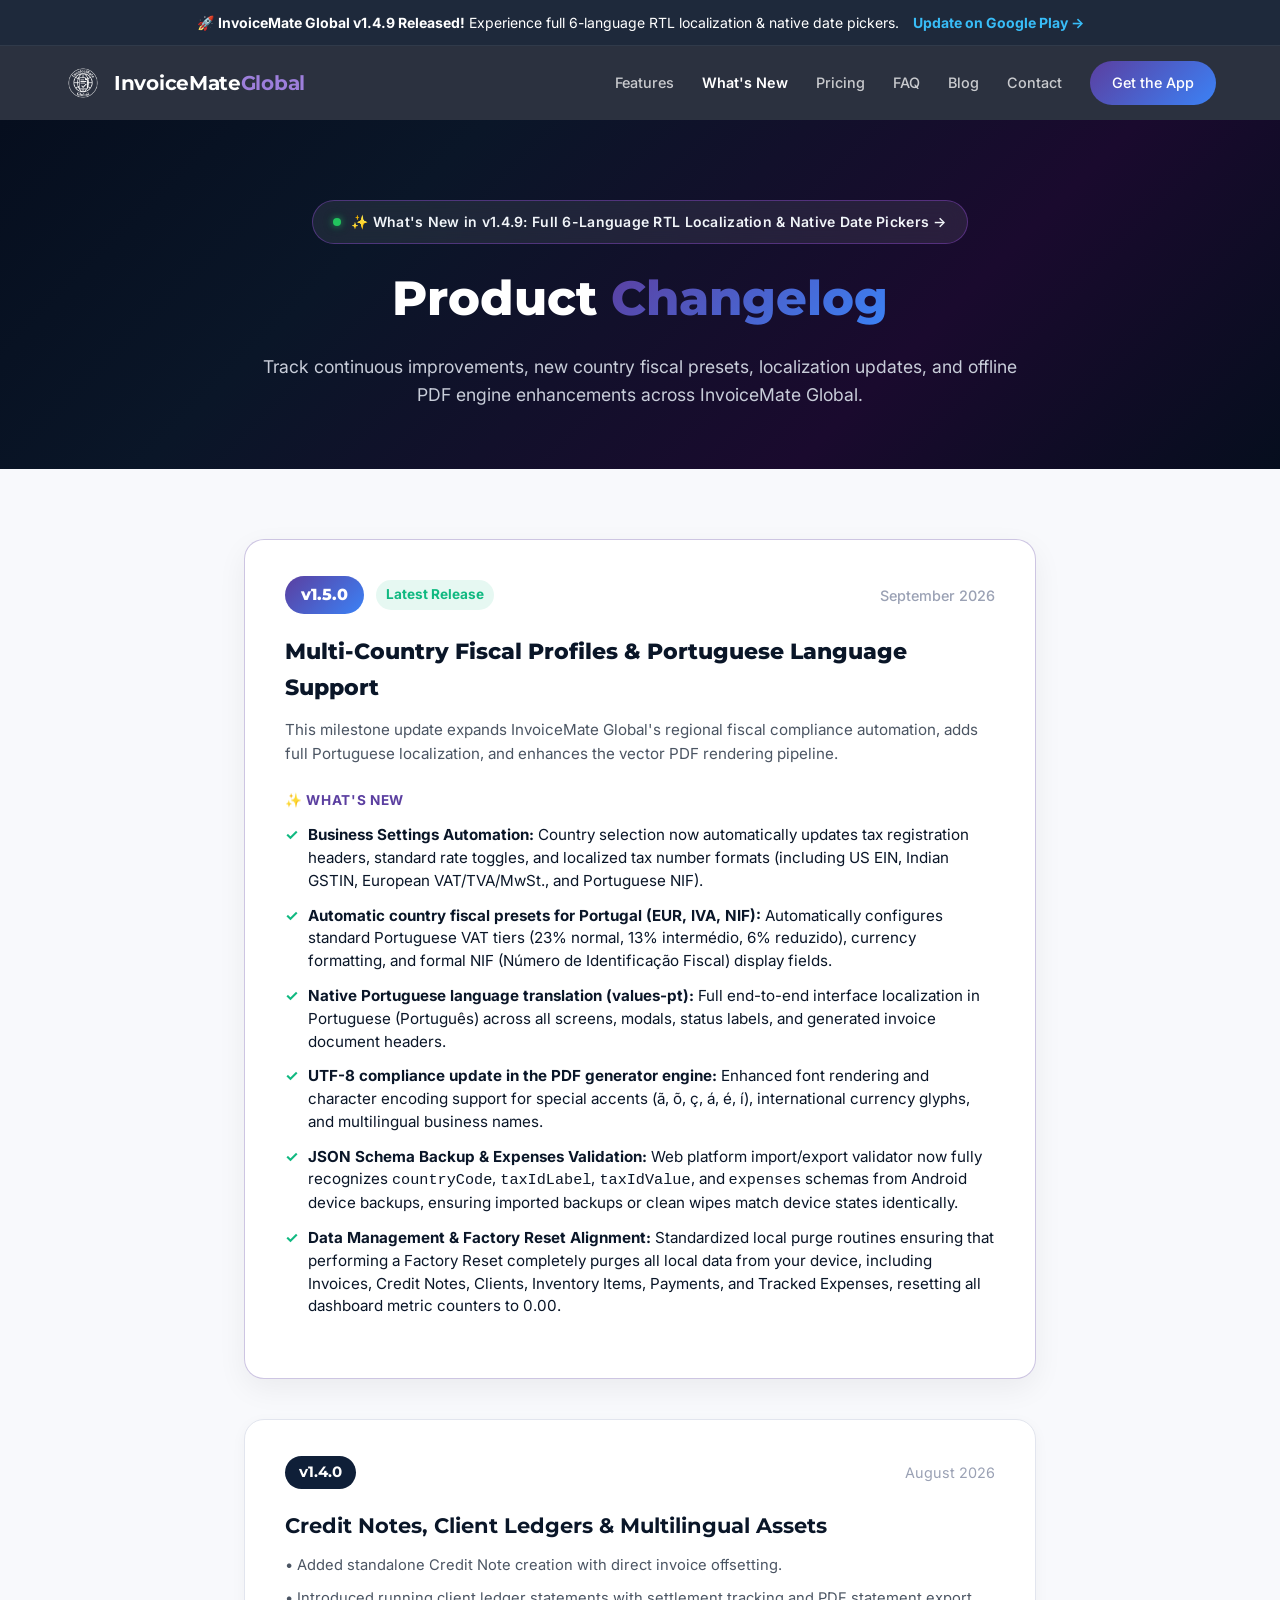
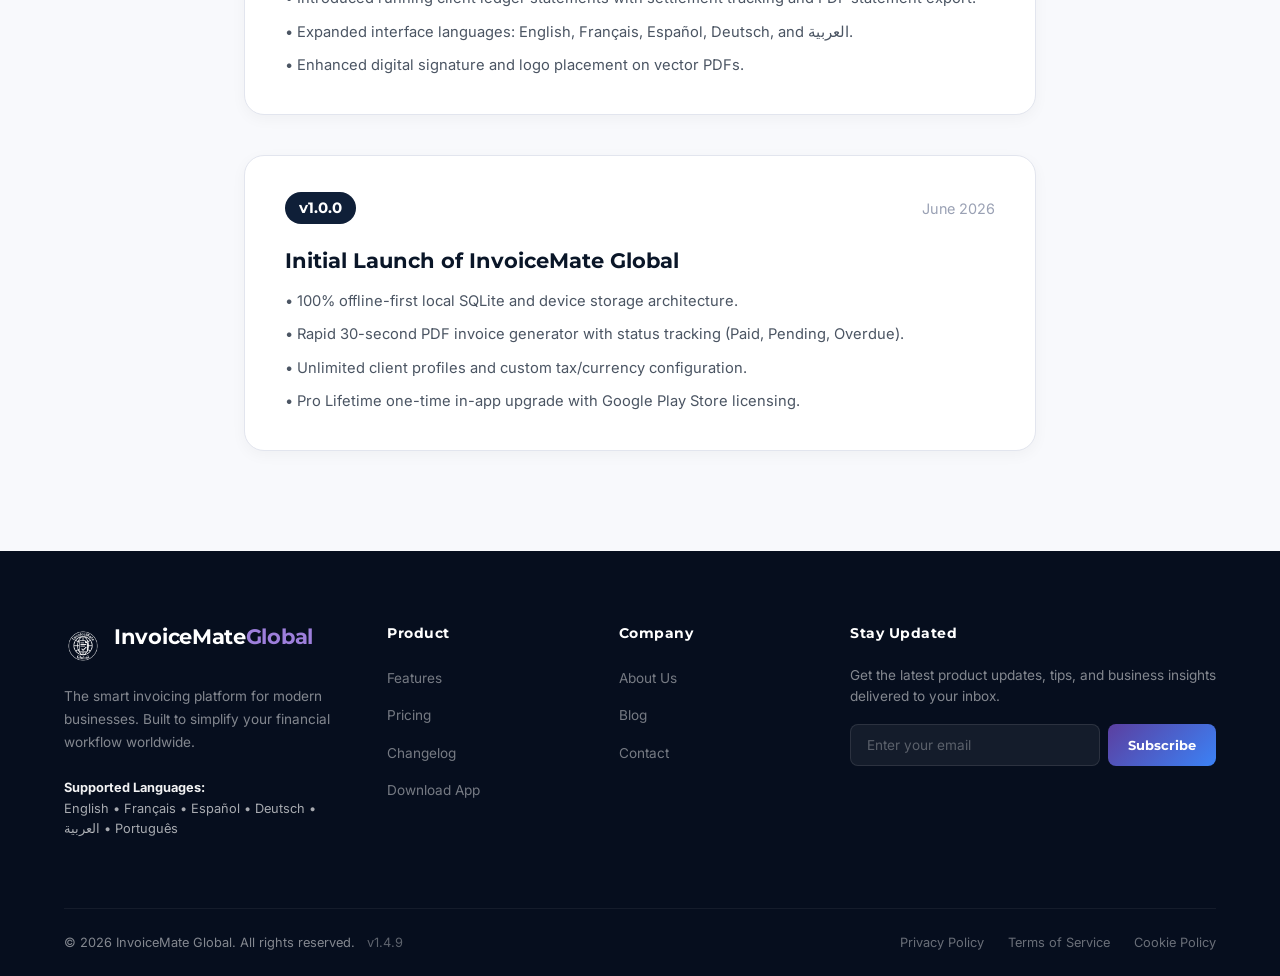
<file: changelog.html>
<!DOCTYPE html>
<html lang="en">
<head>
  <!-- Google tag (gtag.js) -->
  <script async src="https://www.googletagmanager.com/gtag/js?id=AW-18351066862"></script>
  <script>
    window.dataLayer = window.dataLayer || [];
    function gtag(){dataLayer.push(arguments);}
    gtag('js', new Date());
    gtag('config', 'AW-18351066862');
  </script>

  <meta charset="UTF-8">
  <meta name="viewport" content="width=device-width, initial-scale=1.0">

  <title>InvoiceMate Global | Release Notes & Documentation Changelog</title>
  <meta name="title" content="InvoiceMate Global | Release Notes & Documentation Changelog">
  <meta name="description" content="Explore release notes and feature updates for InvoiceMate Global on Android and Web. See what is new in version v1.5.0.">
  <meta name="keywords" content="InvoiceMate changelog, release notes, android invoicing updates, IVA Portugal invoicing, values-pt translation, PDF engine UTF-8">
  <link rel="canonical" href="https://invoicemateglobal.com/changelog.html">
  <link rel="icon" type="image/png" href="logo.png">
  <link rel="stylesheet" href="style.css">
</head>
<body>
  <!-- Top Announcement Banner -->
  <div class="announcement-bar update-banner" style="background:#1e293b; color:#ffffff; padding:12px; text-align:center;">
    <span>🚀 <strong>InvoiceMate Global v1.4.9 Released!</strong> Experience full 6-language RTL localization &amp; native date pickers.</span>
    <a href="https://play.google.com/store/apps/details?id=com.invoicemateglobal" target="_blank" rel="noopener noreferrer" style="color:#38bdf8; margin-left:10px; font-weight:bold;">Update on Google Play &rarr;</a>
  </div>

  <!-- ============================================
       NAVIGATION
       ============================================ -->
  <nav class="navbar" id="navbar">
    <div class="container">
      <a href="/" class="navbar-brand">
        <img src="logo.png" alt="InvoiceMate Global logo" class="navbar-logo">
        <div class="navbar-name">InvoiceMate<span>Global</span></div>
      </a>
      <div class="nav-links" id="nav-links">
        <a href="/#features">Features</a>
        <a href="/changelog.html" style="color: var(--white); font-weight: 600;">What's New</a>
        <a href="/#pricing">Pricing</a>
        <a href="/#faq">FAQ</a>
        <a href="/blog/">Blog</a>
        <a href="/#contact">Contact</a>
        <a href="https://play.google.com/store/apps/details?id=com.invoicemateglobal" class="nav-cta" target="_blank" rel="noopener noreferrer">Get the App</a>
      </div>
      <button class="nav-toggle" id="nav-toggle" aria-label="Toggle navigation" aria-expanded="false" aria-controls="nav-links">
        <span></span>
        <span></span>
        <span></span>
      </button>
    </div>
  </nav>

  <!-- ============================================
       HEADER
       ============================================ -->
  <header style="background: var(--gradient-hero); padding: 80px 0 60px; color: white; text-align: center; position: relative;">
    <div class="container" style="max-width: 800px; margin: 0 auto; padding: 0 20px;">
      <div class="hero-badge" style="margin-bottom: 16px;">
        <span class="dot"></span>
        Documentation & Releases
      </div>
      <h1 style="font-family: var(--font-heading); font-size: clamp(2rem, 4vw, 3rem); font-weight: 800; margin-bottom: 16px;">
        Product <span style="background: var(--gradient-cta); -webkit-background-clip: text; -webkit-text-fill-color: transparent;">Changelog</span>
      </h1>
      <p style="color: var(--gray-300); font-size: 1.1rem; line-height: 1.6;">
        Track continuous improvements, new country fiscal presets, localization updates, and offline PDF engine enhancements across InvoiceMate Global.
      </p>
    </div>
  </header>

  <!-- ============================================
       CHANGELOG CONTENT
       ============================================ -->
  <main style="background: var(--gray-50); padding: 70px 0 100px;">
    <div class="container" style="max-width: 840px; margin: 0 auto; padding: 0 24px;">

      <!-- Version 1.5.0 (Latest) -->
      <article style="background: var(--white); border: 1.5px solid rgba(91, 63, 160, 0.3); border-radius: 20px; padding: 36px 40px; margin-bottom: 40px; box-shadow: 0 10px 30px rgba(0,0,0,0.06); position: relative;">
        <div style="display: flex; align-items: center; justify-content: space-between; gap: 16px; margin-bottom: 20px; flex-wrap: wrap;">
          <div style="display: flex; align-items: center; gap: 12px;">
            <span style="background: var(--gradient-cta); color: white; font-family: var(--font-heading); font-weight: 800; font-size: 1rem; padding: 6px 16px; border-radius: 9999px;">
              v1.5.0
            </span>
            <span style="color: var(--accent-green); font-weight: 700; font-size: 0.85rem; background: rgba(16, 185, 129, 0.1); padding: 4px 10px; border-radius: 9999px;">
              Latest Release
            </span>
          </div>
          <time datetime="2026-09-15" style="color: var(--gray-400); font-size: 0.9rem; font-weight: 500;">September 2026</time>
        </div>

        <h2 style="font-family: var(--font-heading); font-size: 1.4rem; font-weight: 800; color: var(--navy-800); margin-bottom: 12px;">
          Multi-Country Fiscal Profiles & Portuguese Language Support
        </h2>
        <p style="color: var(--gray-600); font-size: 0.95rem; line-height: 1.6; margin-bottom: 24px;">
          This milestone update expands InvoiceMate Global's regional fiscal compliance automation, adds full Portuguese localization, and enhances the vector PDF rendering pipeline.
        </p>

        <div style="margin-bottom: 24px;">
          <h3 style="font-size: 0.85rem; font-weight: 700; text-transform: uppercase; letter-spacing: 0.05em; color: var(--purple-500); margin-bottom: 12px;">
            ✨ What's New
          </h3>
          <ul style="display: flex; flex-direction: column; gap: 12px;">
            <li style="display: flex; align-items: flex-start; gap: 10px; font-size: 0.95rem; color: var(--navy-800); line-height: 1.5;">
              <span style="color: var(--accent-green); font-weight: bold; flex-shrink: 0;">✓</span>
              <div>
                <strong>Business Settings Automation:</strong> Country selection now automatically updates tax registration headers, standard rate toggles, and localized tax number formats (including US EIN, Indian GSTIN, European VAT/TVA/MwSt., and Portuguese NIF).
              </div>
            </li>
            <li style="display: flex; align-items: flex-start; gap: 10px; font-size: 0.95rem; color: var(--navy-800); line-height: 1.5;">
              <span style="color: var(--accent-green); font-weight: bold; flex-shrink: 0;">✓</span>
              <div>
                <strong>Automatic country fiscal presets for Portugal (EUR, IVA, NIF):</strong> Automatically configures standard Portuguese VAT tiers (23% normal, 13% intermédio, 6% reduzido), currency formatting, and formal NIF (Número de Identificação Fiscal) display fields.
              </div>
            </li>
            <li style="display: flex; align-items: flex-start; gap: 10px; font-size: 0.95rem; color: var(--navy-800); line-height: 1.5;">
              <span style="color: var(--accent-green); font-weight: bold; flex-shrink: 0;">✓</span>
              <div>
                <strong>Native Portuguese language translation (values-pt):</strong> Full end-to-end interface localization in Portuguese (Português) across all screens, modals, status labels, and generated invoice document headers.
              </div>
            </li>
            <li style="display: flex; align-items: flex-start; gap: 10px; font-size: 0.95rem; color: var(--navy-800); line-height: 1.5;">
              <span style="color: var(--accent-green); font-weight: bold; flex-shrink: 0;">✓</span>
              <div>
                <strong>UTF-8 compliance update in the PDF generator engine:</strong> Enhanced font rendering and character encoding support for special accents (ã, õ, ç, á, é, í), international currency glyphs, and multilingual business names.
              </div>
            </li>
            <li style="display: flex; align-items: flex-start; gap: 10px; font-size: 0.95rem; color: var(--navy-800); line-height: 1.5;">
              <span style="color: var(--accent-green); font-weight: bold; flex-shrink: 0;">✓</span>
              <div>
                <strong>JSON Schema Backup & Expenses Validation:</strong> Web platform import/export validator now fully recognizes <code>countryCode</code>, <code>taxIdLabel</code>, <code>taxIdValue</code>, and <code>expenses</code> schemas from Android device backups, ensuring imported backups or clean wipes match device states identically.
              </div>
            </li>
            <li style="display: flex; align-items: flex-start; gap: 10px; font-size: 0.95rem; color: var(--navy-800); line-height: 1.5;">
              <span style="color: var(--accent-green); font-weight: bold; flex-shrink: 0;">✓</span>
              <div>
                <strong>Data Management & Factory Reset Alignment:</strong> Standardized local purge routines ensuring that performing a Factory Reset completely purges all local data from your device, including Invoices, Credit Notes, Clients, Inventory Items, Payments, and Tracked Expenses, resetting all dashboard metric counters to 0.00.
              </div>
            </li>
          </ul>
        </div>
      </article>

      <!-- Version 1.4.0 -->
      <article style="background: var(--white); border: 1px solid var(--gray-200); border-radius: 20px; padding: 36px 40px; margin-bottom: 40px; box-shadow: 0 4px 15px rgba(0,0,0,0.04);">
        <div style="display: flex; align-items: center; justify-content: space-between; gap: 16px; margin-bottom: 20px; flex-wrap: wrap;">
          <div style="display: flex; align-items: center; gap: 12px;">
            <span style="background: var(--navy-700); color: white; font-family: var(--font-heading); font-weight: 700; font-size: 0.95rem; padding: 4px 14px; border-radius: 9999px;">
              v1.4.0
            </span>
          </div>
          <time datetime="2026-08-10" style="color: var(--gray-400); font-size: 0.9rem;">August 2026</time>
        </div>

        <h2 style="font-family: var(--font-heading); font-size: 1.3rem; font-weight: 700; color: var(--navy-800); margin-bottom: 12px;">
          Credit Notes, Client Ledgers & Multilingual Assets
        </h2>
        <ul style="display: flex; flex-direction: column; gap: 10px; font-size: 0.92rem; color: var(--gray-600);">
          <li>• Added standalone Credit Note creation with direct invoice offsetting.</li>
          <li>• Introduced running client ledger statements with settlement tracking and PDF statement export.</li>
          <li>• Expanded interface languages: English, Français, Español, Deutsch, and العربية.</li>
          <li>• Enhanced digital signature and logo placement on vector PDFs.</li>
        </ul>
      </article>

      <!-- Version 1.0.0 -->
      <article style="background: var(--white); border: 1px solid var(--gray-200); border-radius: 20px; padding: 36px 40px; box-shadow: 0 4px 15px rgba(0,0,0,0.04);">
        <div style="display: flex; align-items: center; justify-content: space-between; gap: 16px; margin-bottom: 20px; flex-wrap: wrap;">
          <div style="display: flex; align-items: center; gap: 12px;">
            <span style="background: var(--navy-700); color: white; font-family: var(--font-heading); font-weight: 700; font-size: 0.95rem; padding: 4px 14px; border-radius: 9999px;">
              v1.0.0
            </span>
          </div>
          <time datetime="2026-06-01" style="color: var(--gray-400); font-size: 0.9rem;">June 2026</time>
        </div>

        <h2 style="font-family: var(--font-heading); font-size: 1.3rem; font-weight: 700; color: var(--navy-800); margin-bottom: 12px;">
          Initial Launch of InvoiceMate Global
        </h2>
        <ul style="display: flex; flex-direction: column; gap: 10px; font-size: 0.92rem; color: var(--gray-600);">
          <li>• 100% offline-first local SQLite and device storage architecture.</li>
          <li>• Rapid 30-second PDF invoice generator with status tracking (Paid, Pending, Overdue).</li>
          <li>• Unlimited client profiles and custom tax/currency configuration.</li>
          <li>• Pro Lifetime one-time in-app upgrade with Google Play Store licensing.</li>
        </ul>
      </article>

    </div>
  </main>

  <!-- ============================================
       FOOTER
       ============================================ -->
  <footer class="footer" id="footer">
    <div class="container">
      <div class="footer-grid">
        <div class="footer-brand">
          <div class="navbar-brand" style="margin-bottom: 16px;">
            <img src="logo.png" alt="InvoiceMate Global logo" class="navbar-logo">
            <div class="navbar-name">InvoiceMate<span>Global</span></div>
          </div>
          <p>The smart invoicing platform for modern businesses. Built to simplify your financial workflow worldwide.</p>
          <div class="footer-languages" style="margin-bottom: 20px; font-size: 0.8rem; color: rgba(255, 255, 255, 0.65); line-height: 1.6;">
            <span style="font-weight: 700; color: rgba(255, 255, 255, 0.95);">Supported Languages:</span><br>
            English • Français • Español • Deutsch • العربية • Português
          </div>
        </div>

        <div class="footer-column">
          <h4>Product</h4>
          <ul>
            <li><a href="/#features">Features</a></li>
            <li><a href="/#pricing">Pricing</a></li>
            <li><a href="/changelog.html">Changelog</a></li>
            <li><a href="https://play.google.com/store/apps/details?id=com.invoicemateglobal" target="_blank" rel="noopener noreferrer">Download App</a></li>
          </ul>
        </div>

        <div class="footer-column">
          <h4>Company</h4>
          <ul>
            <li><a href="/#about">About Us</a></li>
            <li><a href="/blog/">Blog</a></li>
            <li><a href="/#contact">Contact</a></li>
          </ul>
        </div>

        <div class="footer-column footer-newsletter">
          <h4>Stay Updated</h4>
          <p>Get the latest product updates, tips, and business insights delivered to your inbox.</p>
          <form class="newsletter-form" id="newsletter-form" onsubmit="event.preventDefault(); this.querySelector('input').value=''; this.querySelector('button').textContent='Subscribed ✓';">
            <input type="email" placeholder="Enter your email" aria-label="Email for newsletter" required>
            <button type="submit">Subscribe</button>
          </form>
        </div>
      </div>

      <div class="footer-bottom">
        <p>&copy; 2026 InvoiceMate Global. All rights reserved. <span class="app-version-tag" style="opacity: 0.7; margin-left: 8px;">v1.4.9</span></p>
        <div class="footer-bottom-links">
          <a href="privacy.html">Privacy Policy</a>
          <a href="terms.html">Terms of Service</a>
          <a href="cookie-policy.html">Cookie Policy</a>
        </div>
      </div>
    </div>
  </footer>

  <script src="version-config.js"></script>
  <script src="script.js"></script>
</body>
</html>
</file>
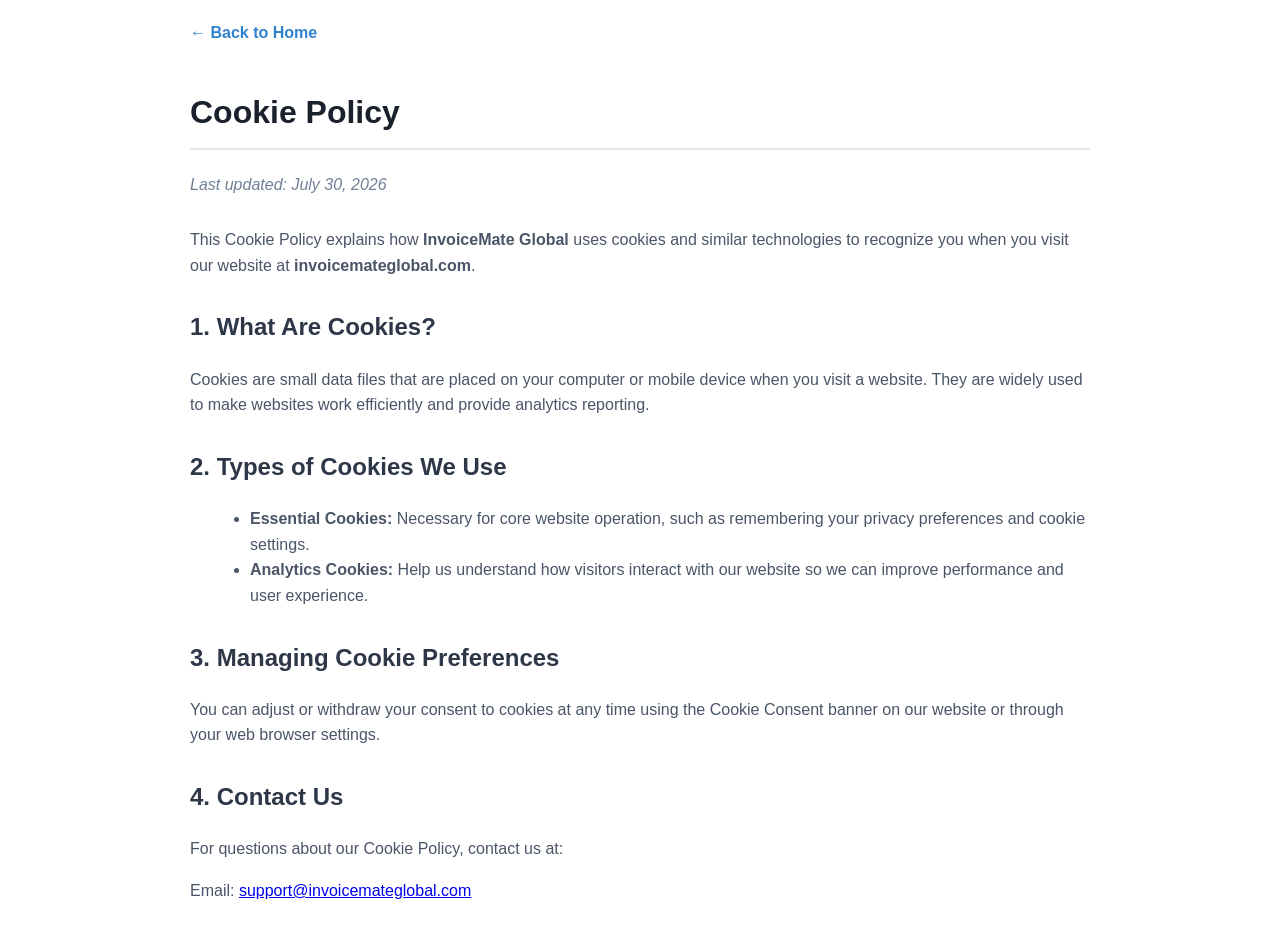
<file: cookie-policy.html>
<!DOCTYPE html>
<html lang="en">
<head>
    <meta charset="UTF-8">
    <meta name="viewport" content="width=device-width, initial-scale=1.0">
    <title>Cookie Policy - InvoiceMate Global</title>
    <style>
        body { font-family: Arial, sans-serif; line-height: 1.6; color: #333; max-width: 900px; margin: 0 auto; padding: 20px; }
        h1 { color: #1a202c; border-bottom: 2px solid #e2e8f0; padding-bottom: 10px; }
        h2 { color: #2d3748; margin-top: 30px; }
        p, li { color: #4a5568; }
        ul { margin-left: 20px; }
        .last-updated { font-style: italic; color: #718096; margin-bottom: 30px; }
        .back-link { display: inline-block; margin-bottom: 20px; text-decoration: none; color: #3182ce; font-weight: bold; }
        .back-link:hover { text-decoration: underline; }
    </style>
</head>
<body>

    <a href="index.html" class="back-link">&larr; Back to Home</a>

    <h1>Cookie Policy</h1>
    <p class="last-updated">Last updated: July 30, 2026</p>

    <p>This Cookie Policy explains how <strong>InvoiceMate Global</strong> uses cookies and similar technologies to recognize you when you visit our website at <strong>invoicemateglobal.com</strong>.</p>

    <h2>1. What Are Cookies?</h2>
    <p>Cookies are small data files that are placed on your computer or mobile device when you visit a website. They are widely used to make websites work efficiently and provide analytics reporting.</p>

    <h2>2. Types of Cookies We Use</h2>
    <ul>
        <li><strong>Essential Cookies:</strong> Necessary for core website operation, such as remembering your privacy preferences and cookie settings.</li>
        <li><strong>Analytics Cookies:</strong> Help us understand how visitors interact with our website so we can improve performance and user experience.</li>
    </ul>

    <h2>3. Managing Cookie Preferences</h2>
    <p>You can adjust or withdraw your consent to cookies at any time using the Cookie Consent banner on our website or through your web browser settings.</p>

    <h2>4. Contact Us</h2>
    <p>For questions about our Cookie Policy, contact us at:</p>
    <p>Email: <a href="mailto:support@invoicemateglobal.com">support@invoicemateglobal.com</a></p>

</body>
</html>
</file>
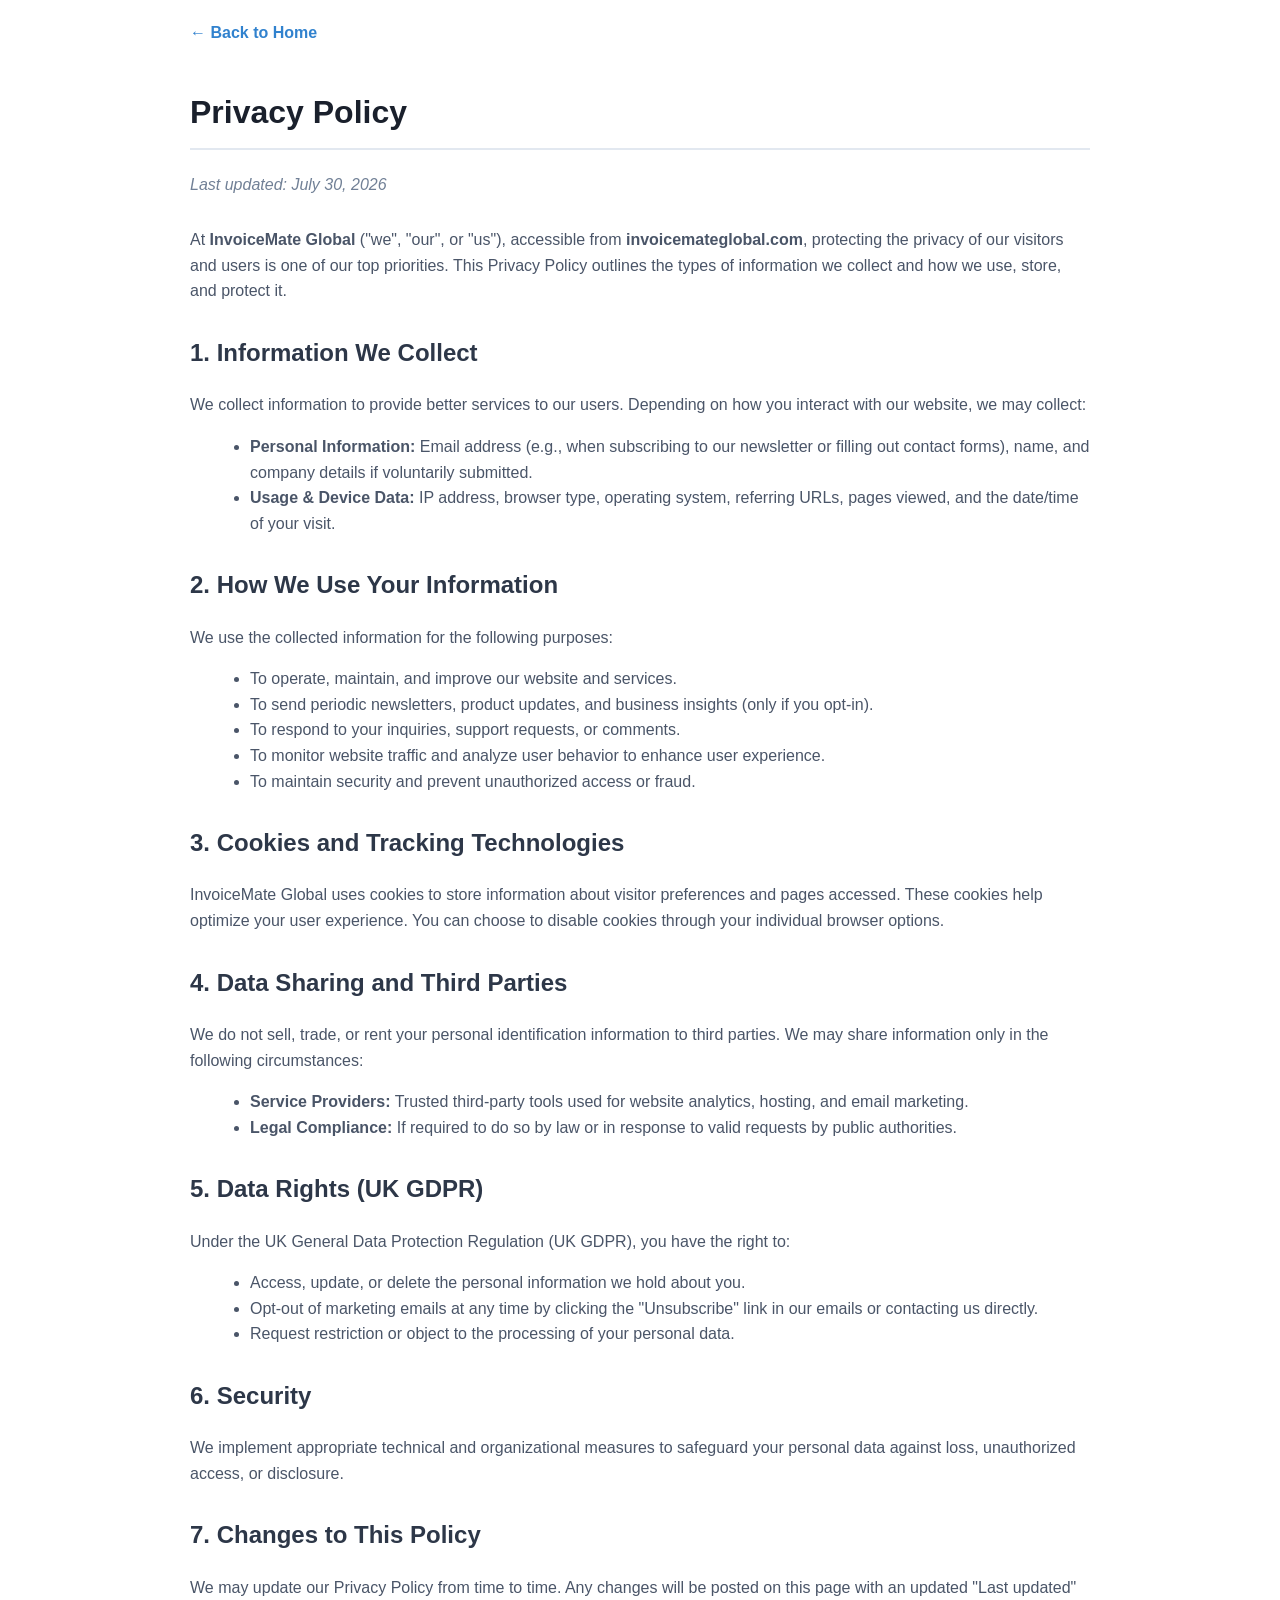
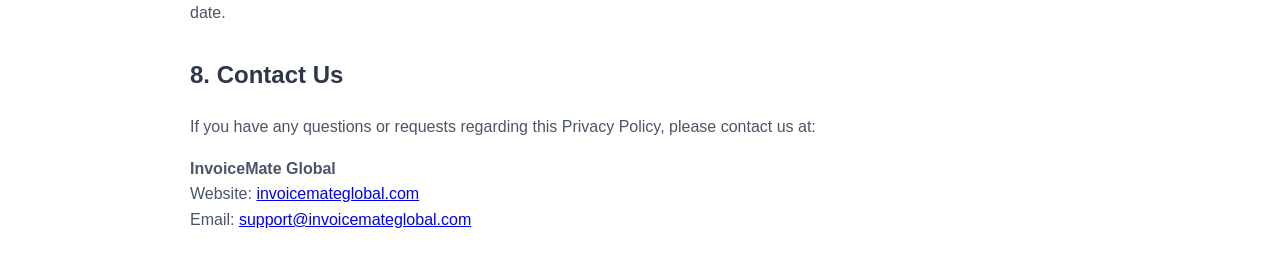
<file: privacy-policy.html>
<!DOCTYPE html>
<html lang="en">
<head>
    <meta charset="UTF-8">
    <meta name="viewport" content="width=device-width, initial-scale=1.0">
    <title>Privacy Policy - InvoiceMate Global</title>
    <style>
        body {
            font-family: Arial, sans-serif;
            line-height: 1.6;
            color: #333;
            max-width: 900px;
            margin: 0 auto;
            padding: 20px;
        }
        h1 { color: #1a202c; border-bottom: 2px solid #e2e8f0; padding-bottom: 10px; }
        h2 { color: #2d3748; margin-top: 30px; }
        p, li { color: #4a5568; }
        ul { margin-left: 20px; }
        .last-updated { font-style: italic; color: #718096; margin-bottom: 30px; }
        .back-link { display: inline-block; margin-bottom: 20px; text-decoration: none; color: #3182ce; font-weight: bold; }
        .back-link:hover { text-decoration: underline; }
    </style>
</head>
<body>

    <a href="index.html" class="back-link">&larr; Back to Home</a>

    <h1>Privacy Policy</h1>
    <p class="last-updated">Last updated: July 30, 2026</p>

    <p>At <strong>InvoiceMate Global</strong> ("we", "our", or "us"), accessible from <strong>invoicemateglobal.com</strong>, protecting the privacy of our visitors and users is one of our top priorities. This Privacy Policy outlines the types of information we collect and how we use, store, and protect it.</p>

    <h2>1. Information We Collect</h2>
    <p>We collect information to provide better services to our users. Depending on how you interact with our website, we may collect:</p>
    <ul>
        <li><strong>Personal Information:</strong> Email address (e.g., when subscribing to our newsletter or filling out contact forms), name, and company details if voluntarily submitted.</li>
        <li><strong>Usage & Device Data:</strong> IP address, browser type, operating system, referring URLs, pages viewed, and the date/time of your visit.</li>
    </ul>

    <h2>2. How We Use Your Information</h2>
    <p>We use the collected information for the following purposes:</p>
    <ul>
        <li>To operate, maintain, and improve our website and services.</li>
        <li>To send periodic newsletters, product updates, and business insights (only if you opt-in).</li>
        <li>To respond to your inquiries, support requests, or comments.</li>
        <li>To monitor website traffic and analyze user behavior to enhance user experience.</li>
        <li>To maintain security and prevent unauthorized access or fraud.</li>
    </ul>

    <h2>3. Cookies and Tracking Technologies</h2>
    <p>InvoiceMate Global uses cookies to store information about visitor preferences and pages accessed. These cookies help optimize your user experience. You can choose to disable cookies through your individual browser options.</p>

    <h2>4. Data Sharing and Third Parties</h2>
    <p>We do not sell, trade, or rent your personal identification information to third parties. We may share information only in the following circumstances:</p>
    <ul>
        <li><strong>Service Providers:</strong> Trusted third-party tools used for website analytics, hosting, and email marketing.</li>
        <li><strong>Legal Compliance:</strong> If required to do so by law or in response to valid requests by public authorities.</li>
    </ul>

    <h2>5. Data Rights (UK GDPR)</h2>
    <p>Under the UK General Data Protection Regulation (UK GDPR), you have the right to:</p>
    <ul>
        <li>Access, update, or delete the personal information we hold about you.</li>
        <li>Opt-out of marketing emails at any time by clicking the "Unsubscribe" link in our emails or contacting us directly.</li>
        <li>Request restriction or object to the processing of your personal data.</li>
    </ul>

    <h2>6. Security</h2>
    <p>We implement appropriate technical and organizational measures to safeguard your personal data against loss, unauthorized access, or disclosure.</p>

    <h2>7. Changes to This Policy</h2>
    <p>We may update our Privacy Policy from time to time. Any changes will be posted on this page with an updated "Last updated" date.</p>

    <h2>8. Contact Us</h2>
    <p>If you have any questions or requests regarding this Privacy Policy, please contact us at:</p>
    <p>
        <strong>InvoiceMate Global</strong><br>
        Website: <a href="https://invoicemateglobal.com">invoicemateglobal.com</a><br>
        Email: <a href="mailto:support@invoicemateglobal.com">support@invoicemateglobal.com</a>
    </p>

</body>
</html>
</file>
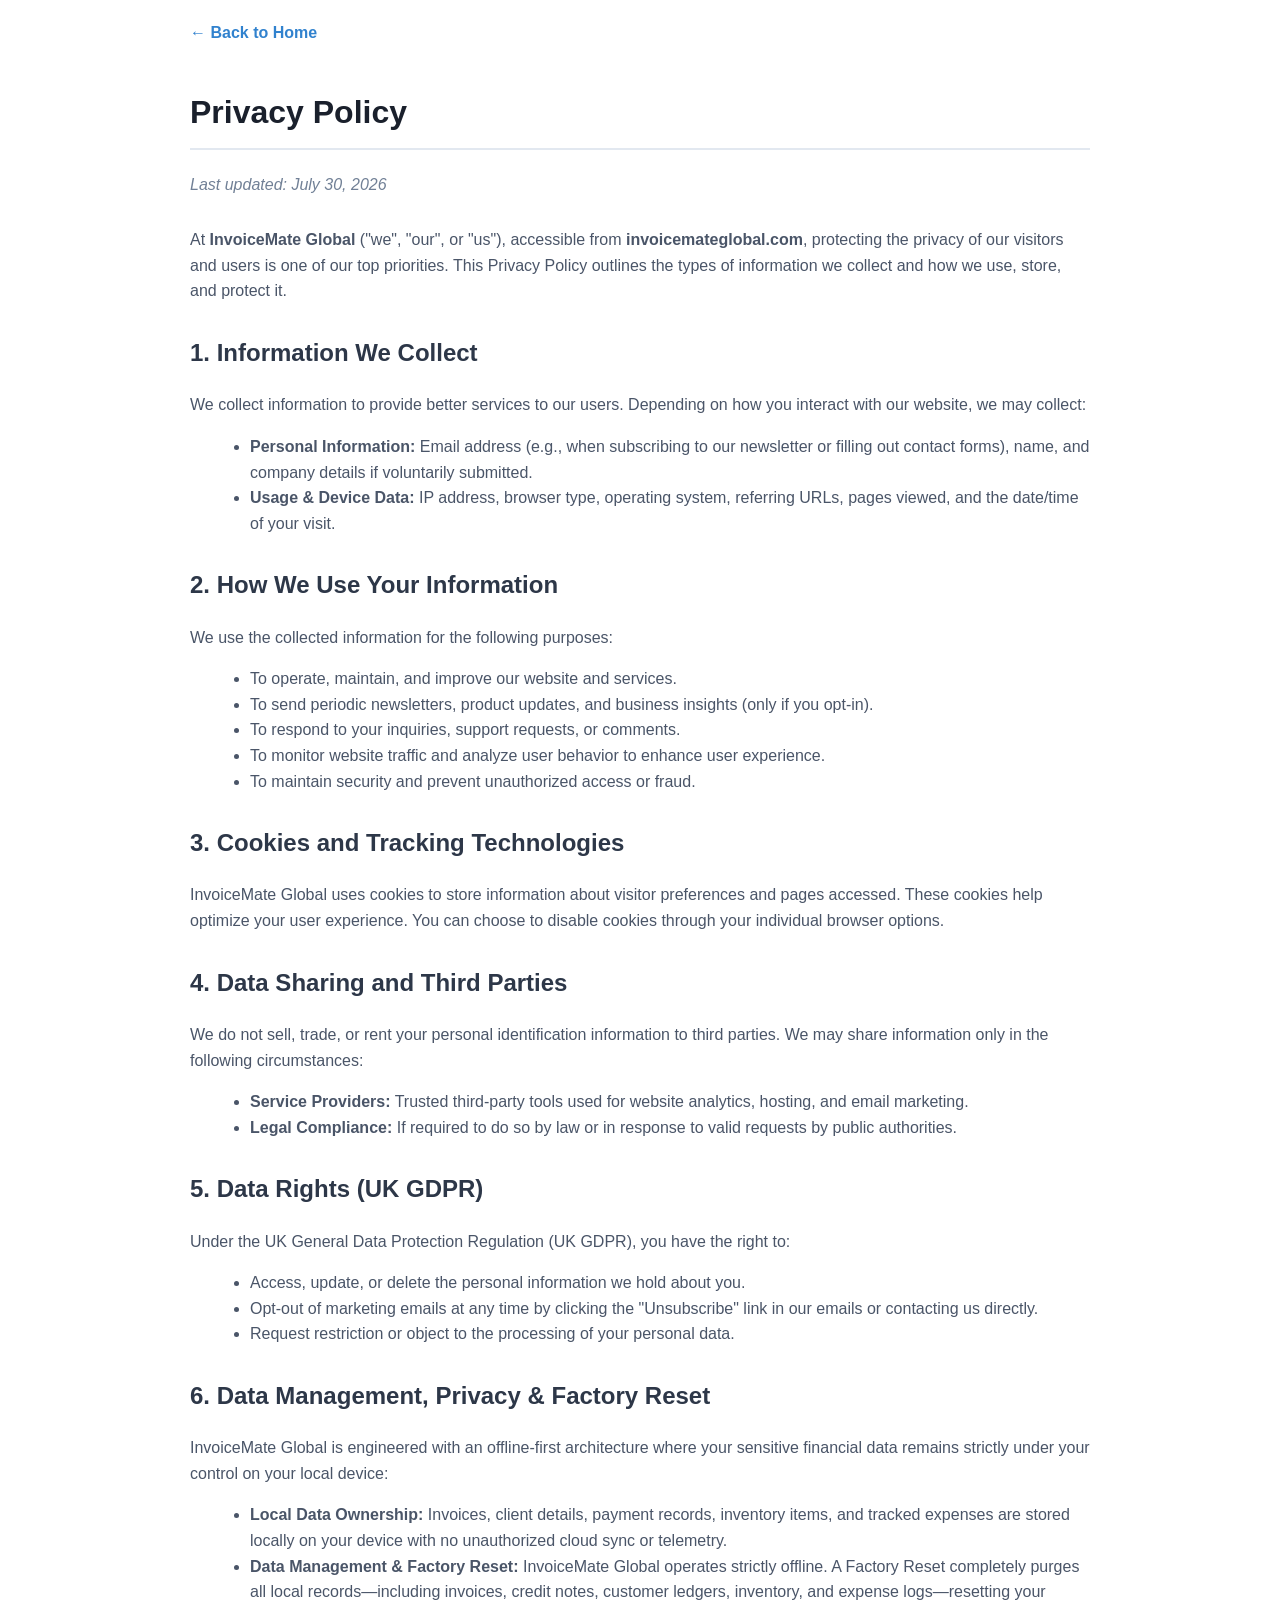
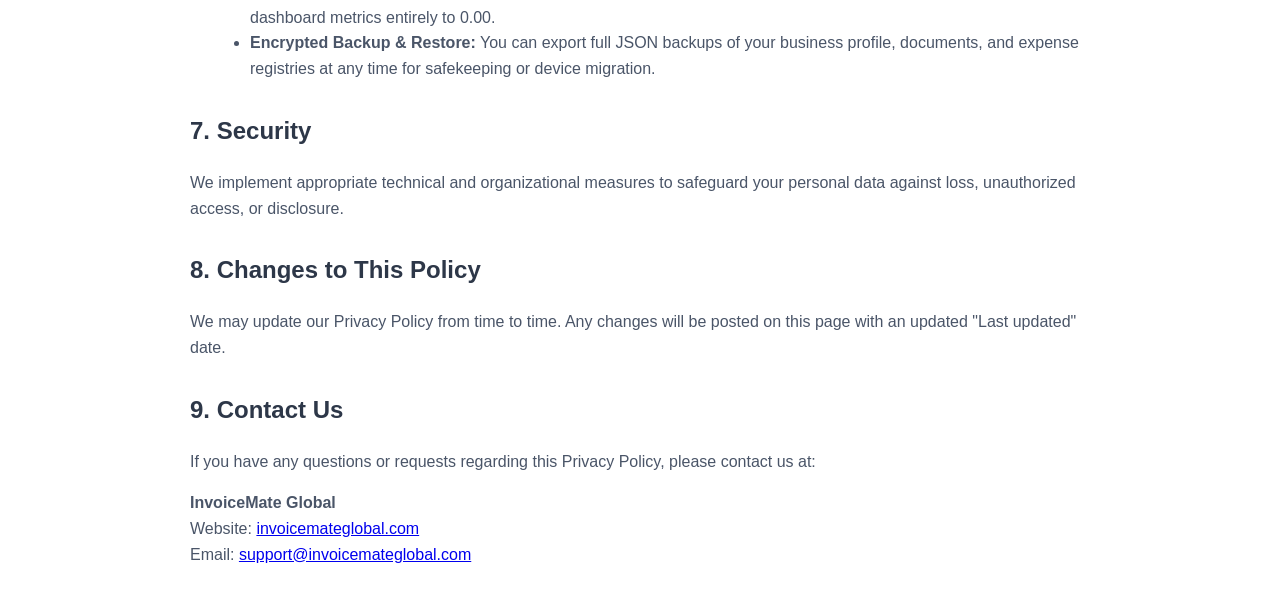
<file: privacy.html>
<!DOCTYPE html>
<html lang="en">
<head>
    <meta charset="UTF-8">
    <meta name="viewport" content="width=device-width, initial-scale=1.0">
    <title>Privacy Policy - InvoiceMate Global</title>
    <style>
        body {
            font-family: Arial, sans-serif;
            line-height: 1.6;
            color: #333;
            max-width: 900px;
            margin: 0 auto;
            padding: 20px;
        }
        h1 { color: #1a202c; border-bottom: 2px solid #e2e8f0; padding-bottom: 10px; }
        h2 { color: #2d3748; margin-top: 30px; }
        p, li { color: #4a5568; }
        ul { margin-left: 20px; }
        .last-updated { font-style: italic; color: #718096; margin-bottom: 30px; }
        .back-link { display: inline-block; margin-bottom: 20px; text-decoration: none; color: #3182ce; font-weight: bold; }
        .back-link:hover { text-decoration: underline; }
    </style>
</head>
<body>

    <a href="index.html" class="back-link">&larr; Back to Home</a>

    <h1>Privacy Policy</h1>
    <p class="last-updated">Last updated: July 30, 2026</p>

    <p>At <strong>InvoiceMate Global</strong> ("we", "our", or "us"), accessible from <strong>invoicemateglobal.com</strong>, protecting the privacy of our visitors and users is one of our top priorities. This Privacy Policy outlines the types of information we collect and how we use, store, and protect it.</p>

    <h2>1. Information We Collect</h2>
    <p>We collect information to provide better services to our users. Depending on how you interact with our website, we may collect:</p>
    <ul>
        <li><strong>Personal Information:</strong> Email address (e.g., when subscribing to our newsletter or filling out contact forms), name, and company details if voluntarily submitted.</li>
        <li><strong>Usage & Device Data:</strong> IP address, browser type, operating system, referring URLs, pages viewed, and the date/time of your visit.</li>
    </ul>

    <h2>2. How We Use Your Information</h2>
    <p>We use the collected information for the following purposes:</p>
    <ul>
        <li>To operate, maintain, and improve our website and services.</li>
        <li>To send periodic newsletters, product updates, and business insights (only if you opt-in).</li>
        <li>To respond to your inquiries, support requests, or comments.</li>
        <li>To monitor website traffic and analyze user behavior to enhance user experience.</li>
        <li>To maintain security and prevent unauthorized access or fraud.</li>
    </ul>

    <h2>3. Cookies and Tracking Technologies</h2>
    <p>InvoiceMate Global uses cookies to store information about visitor preferences and pages accessed. These cookies help optimize your user experience. You can choose to disable cookies through your individual browser options.</p>

    <h2>4. Data Sharing and Third Parties</h2>
    <p>We do not sell, trade, or rent your personal identification information to third parties. We may share information only in the following circumstances:</p>
    <ul>
        <li><strong>Service Providers:</strong> Trusted third-party tools used for website analytics, hosting, and email marketing.</li>
        <li><strong>Legal Compliance:</strong> If required to do so by law or in response to valid requests by public authorities.</li>
    </ul>

    <h2>5. Data Rights (UK GDPR)</h2>
    <p>Under the UK General Data Protection Regulation (UK GDPR), you have the right to:</p>
    <ul>
        <li>Access, update, or delete the personal information we hold about you.</li>
        <li>Opt-out of marketing emails at any time by clicking the "Unsubscribe" link in our emails or contacting us directly.</li>
        <li>Request restriction or object to the processing of your personal data.</li>
    </ul>

    <h2>6. Data Management, Privacy & Factory Reset</h2>
    <p>InvoiceMate Global is engineered with an offline-first architecture where your sensitive financial data remains strictly under your control on your local device:</p>
    <ul>
        <li><strong>Local Data Ownership:</strong> Invoices, client details, payment records, inventory items, and tracked expenses are stored locally on your device with no unauthorized cloud sync or telemetry.</li>
        <li><strong>Data Management & Factory Reset:</strong> InvoiceMate Global operates strictly offline. A Factory Reset completely purges all local records—including invoices, credit notes, customer ledgers, inventory, and expense logs—resetting your dashboard metrics entirely to 0.00.</li>
        <li><strong>Encrypted Backup & Restore:</strong> You can export full JSON backups of your business profile, documents, and expense registries at any time for safekeeping or device migration.</li>
    </ul>

    <h2>7. Security</h2>
    <p>We implement appropriate technical and organizational measures to safeguard your personal data against loss, unauthorized access, or disclosure.</p>

    <h2>8. Changes to This Policy</h2>
    <p>We may update our Privacy Policy from time to time. Any changes will be posted on this page with an updated "Last updated" date.</p>

    <h2>9. Contact Us</h2>
    <p>If you have any questions or requests regarding this Privacy Policy, please contact us at:</p>
    <p>
        <strong>InvoiceMate Global</strong><br>
        Website: <a href="https://invoicemateglobal.com">invoicemateglobal.com</a><br>
        Email: <a href="mailto:support@invoicemateglobal.com">support@invoicemateglobal.com</a>
    </p>

</body>
</html>
</file>
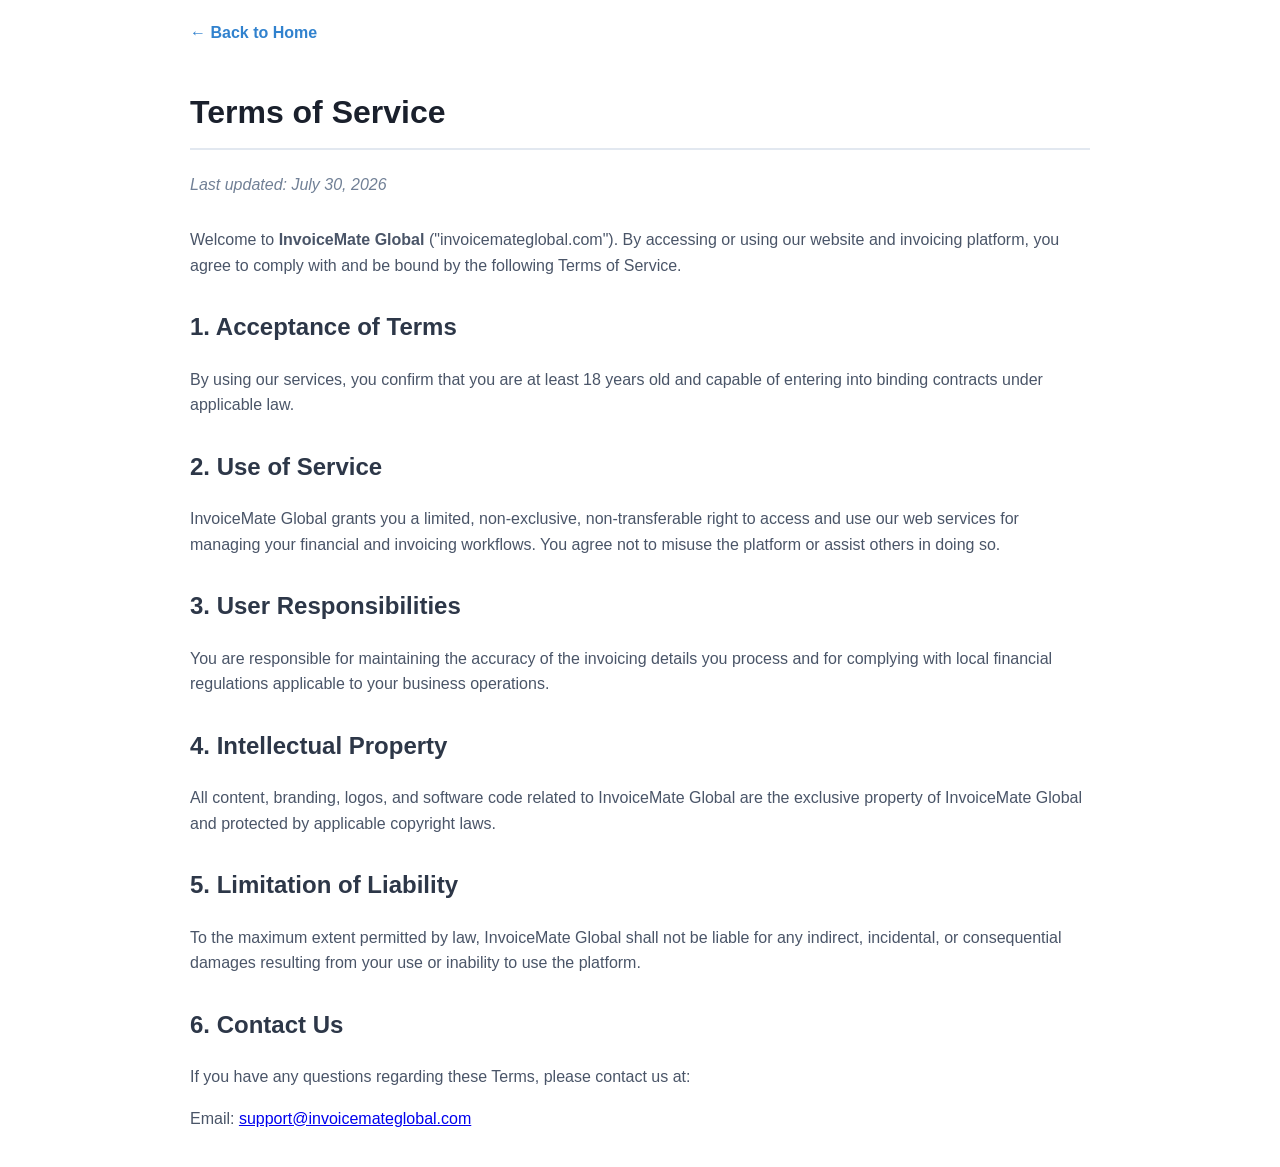
<file: terms.html>
<!DOCTYPE html>
<html lang="en">
<head>
    <meta charset="UTF-8">
    <meta name="viewport" content="width=device-width, initial-scale=1.0">
    <title>Terms of Service - InvoiceMate Global</title>
    <style>
        body { font-family: Arial, sans-serif; line-height: 1.6; color: #333; max-width: 900px; margin: 0 auto; padding: 20px; }
        h1 { color: #1a202c; border-bottom: 2px solid #e2e8f0; padding-bottom: 10px; }
        h2 { color: #2d3748; margin-top: 30px; }
        p, li { color: #4a5568; }
        ul { margin-left: 20px; }
        .last-updated { font-style: italic; color: #718096; margin-bottom: 30px; }
        .back-link { display: inline-block; margin-bottom: 20px; text-decoration: none; color: #3182ce; font-weight: bold; }
        .back-link:hover { text-decoration: underline; }
    </style>
</head>
<body>

    <a href="index.html" class="back-link">&larr; Back to Home</a>

    <h1>Terms of Service</h1>
    <p class="last-updated">Last updated: July 30, 2026</p>

    <p>Welcome to <strong>InvoiceMate Global</strong> ("invoicemateglobal.com"). By accessing or using our website and invoicing platform, you agree to comply with and be bound by the following Terms of Service.</p>

    <h2>1. Acceptance of Terms</h2>
    <p>By using our services, you confirm that you are at least 18 years old and capable of entering into binding contracts under applicable law.</p>

    <h2>2. Use of Service</h2>
    <p>InvoiceMate Global grants you a limited, non-exclusive, non-transferable right to access and use our web services for managing your financial and invoicing workflows. You agree not to misuse the platform or assist others in doing so.</p>

    <h2>3. User Responsibilities</h2>
    <p>You are responsible for maintaining the accuracy of the invoicing details you process and for complying with local financial regulations applicable to your business operations.</p>

    <h2>4. Intellectual Property</h2>
    <p>All content, branding, logos, and software code related to InvoiceMate Global are the exclusive property of InvoiceMate Global and protected by applicable copyright laws.</p>

    <h2>5. Limitation of Liability</h2>
    <p>To the maximum extent permitted by law, InvoiceMate Global shall not be liable for any indirect, incidental, or consequential damages resulting from your use or inability to use the platform.</p>

    <h2>6. Contact Us</h2>
    <p>If you have any questions regarding these Terms, please contact us at:</p>
    <p>Email: <a href="mailto:support@invoicemateglobal.com">support@invoicemateglobal.com</a></p>

</body>
</html>
</file>
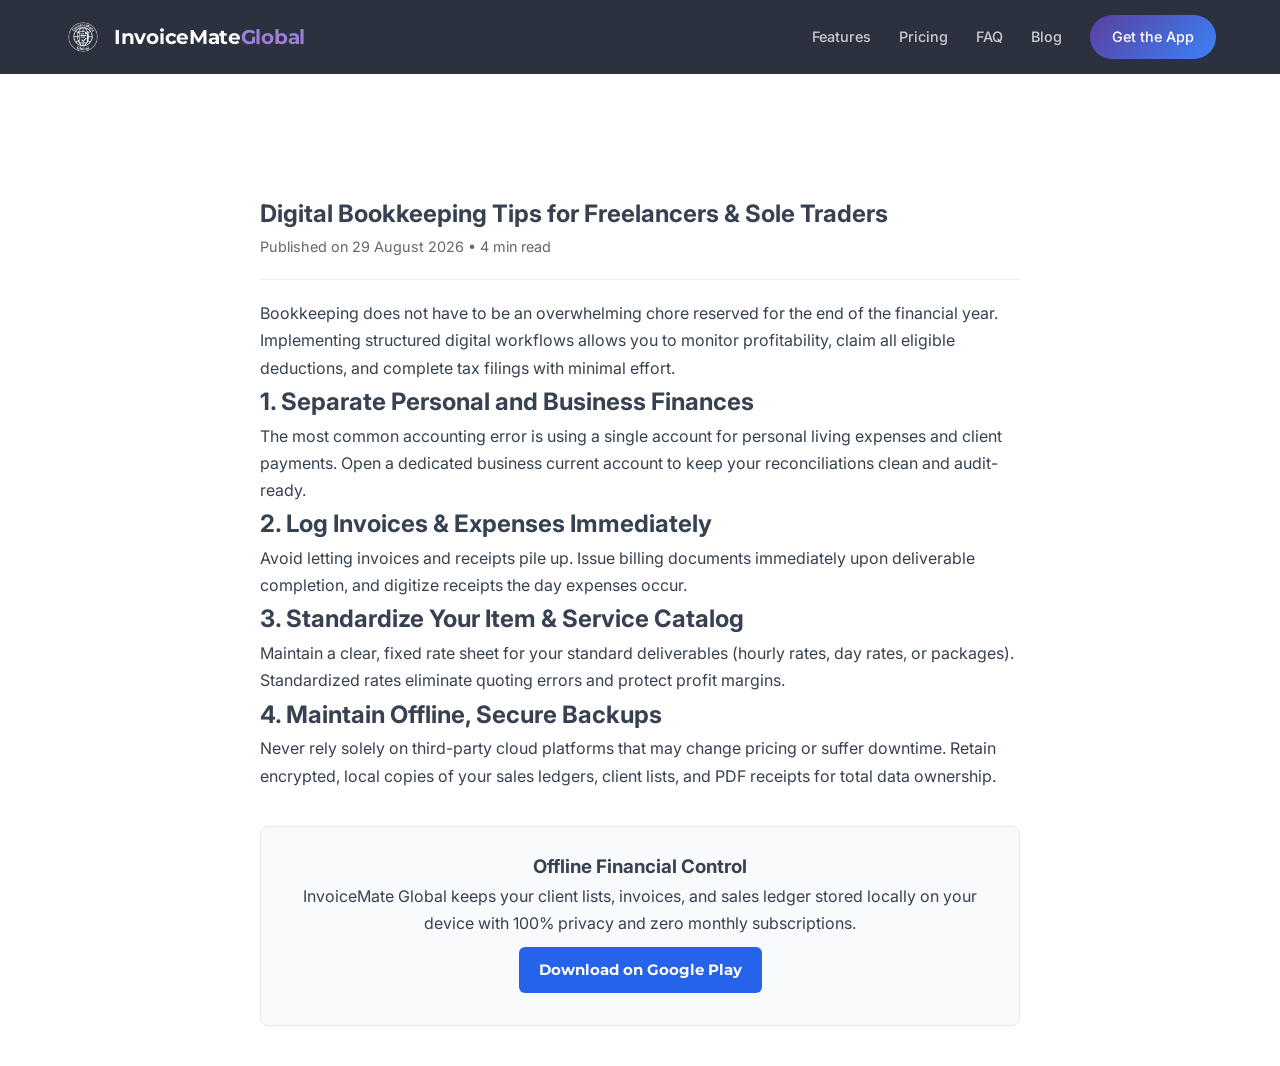
<file: blog/digital-bookkeeping-tips-for-freelancers.html>
<!DOCTYPE html>
<html lang="en">
<head>
  <meta charset="UTF-8">
  <meta name="viewport" content="width=device-width, initial-scale=1.0">
  
  <title>Digital Bookkeeping Tips for Freelancers & Sole Traders | InvoiceMate Global</title>
  <meta name="description" content="Streamline your freelance bookkeeping, eliminate tax-season stress, and manage receipts and sales ledgers with simple digital habits.">
  <link rel="canonical" href="https://invoicemateglobal.com/blog/digital-bookkeeping-tips-for-freelancers.html">
  <link rel="icon" type="image/png" href="../logo.png">
  <link rel="stylesheet" href="../style.css">

  <meta property="og:type" content="article">
  <meta property="og:title" content="Digital Bookkeeping Tips for Freelancers & Sole Traders">
  <meta property="og:description" content="Streamline your freelance bookkeeping and eliminate tax-season stress with simple digital habits.">
  <meta property="og:url" content="https://invoicemateglobal.com/blog/digital-bookkeeping-tips-for-freelancers.html">
  <meta property="og:image" content="https://invoicemateglobal.com/logo.png">

  <script type="application/ld+json">
  {
    "@context": "https://schema.org",
    "@type": "BlogPosting",
    "headline": "Digital Bookkeeping Tips for Freelancers & Sole Traders",
    "image": "https://invoicemateglobal.com/logo.png",
    "author": {
      "@type": "Organization",
      "name": "InvoiceMate Global",
      "url": "https://invoicemateglobal.com"
    },
    "publisher": {
      "@type": "Organization",
      "name": "InvoiceMate Global",
      "logo": {
        "@type": "ImageObject",
        "url": "https://invoicemateglobal.com/logo.png"
      }
    },
    "datePublished": "2026-08-29",
    "description": "Streamline your freelance bookkeeping, eliminate tax-season stress, and manage receipts and sales ledgers with simple digital habits."
  }
  </script>
</head>
<body>

  <nav class="navbar">
    <div class="container">
      <a href="../index.html" class="navbar-brand">
        <img src="../logo.png" alt="InvoiceMate Global logo" class="navbar-logo">
        <div class="navbar-name">InvoiceMate<span>Global</span></div>
      </a>
      <div class="nav-links">
        <a href="../index.html#features">Features</a>
        <a href="../index.html#pricing">Pricing</a>
        <a href="../index.html#faq">FAQ</a>
        <a href="index.html">Blog</a>
        <a href="https://play.google.com/store/apps/details?id=com.invoicemateglobal" class="nav-cta" target="_blank" rel="noopener noreferrer">Get the App</a>
      </div>
    </div>
  </nav>

  <main class="container article-container" style="max-width: 800px; margin: 120px auto 40px auto; padding: 0 20px; line-height: 1.7;">
    <article>
      <h1>Digital Bookkeeping Tips for Freelancers &amp; Sole Traders</h1>
      <p style="color: #666; font-size: 0.9rem;">Published on 29 August 2026 • 4 min read</p>
      <hr style="margin: 20px 0; border: 0; border-top: 1px solid #eee;">

      <p>Bookkeeping does not have to be an overwhelming chore reserved for the end of the financial year. Implementing structured digital workflows allows you to monitor profitability, claim all eligible deductions, and complete tax filings with minimal effort.</p>

      <h2>1. Separate Personal and Business Finances</h2>
      <p>The most common accounting error is using a single account for personal living expenses and client payments. Open a dedicated business current account to keep your reconciliations clean and audit-ready.</p>

      <h2>2. Log Invoices &amp; Expenses Immediately</h2>
      <p>Avoid letting invoices and receipts pile up. Issue billing documents immediately upon deliverable completion, and digitize receipts the day expenses occur.</p>

      <h2>3. Standardize Your Item &amp; Service Catalog</h2>
      <p>Maintain a clear, fixed rate sheet for your standard deliverables (hourly rates, day rates, or packages). Standardized rates eliminate quoting errors and protect profit margins.</p>

      <h2>4. Maintain Offline, Secure Backups</h2>
      <p>Never rely solely on third-party cloud platforms that may change pricing or suffer downtime. Retain encrypted, local copies of your sales ledgers, client lists, and PDF receipts for total data ownership.</p>

      <div style="background: #f8fafc; border: 1px solid #e2e8f0; border-radius: 8px; padding: 24px; margin: 36px 0; text-align: center;">
        <h3>Offline Financial Control</h3>
        <p>InvoiceMate Global keeps your client lists, invoices, and sales ledger stored locally on your device with 100% privacy and zero monthly subscriptions.</p>
        <a href="https://play.google.com/store/apps/details?id=com.invoicemateglobal" class="btn-primary" target="_blank" rel="noopener noreferrer" style="display: inline-block; padding: 10px 20px; background: #2563eb; color: #fff; text-decoration: none; border-radius: 6px; font-weight: bold; margin-top: 10px;">Download on Google Play</a>
      </div>
    </article>
  </main>

</body>
</html>
</file>
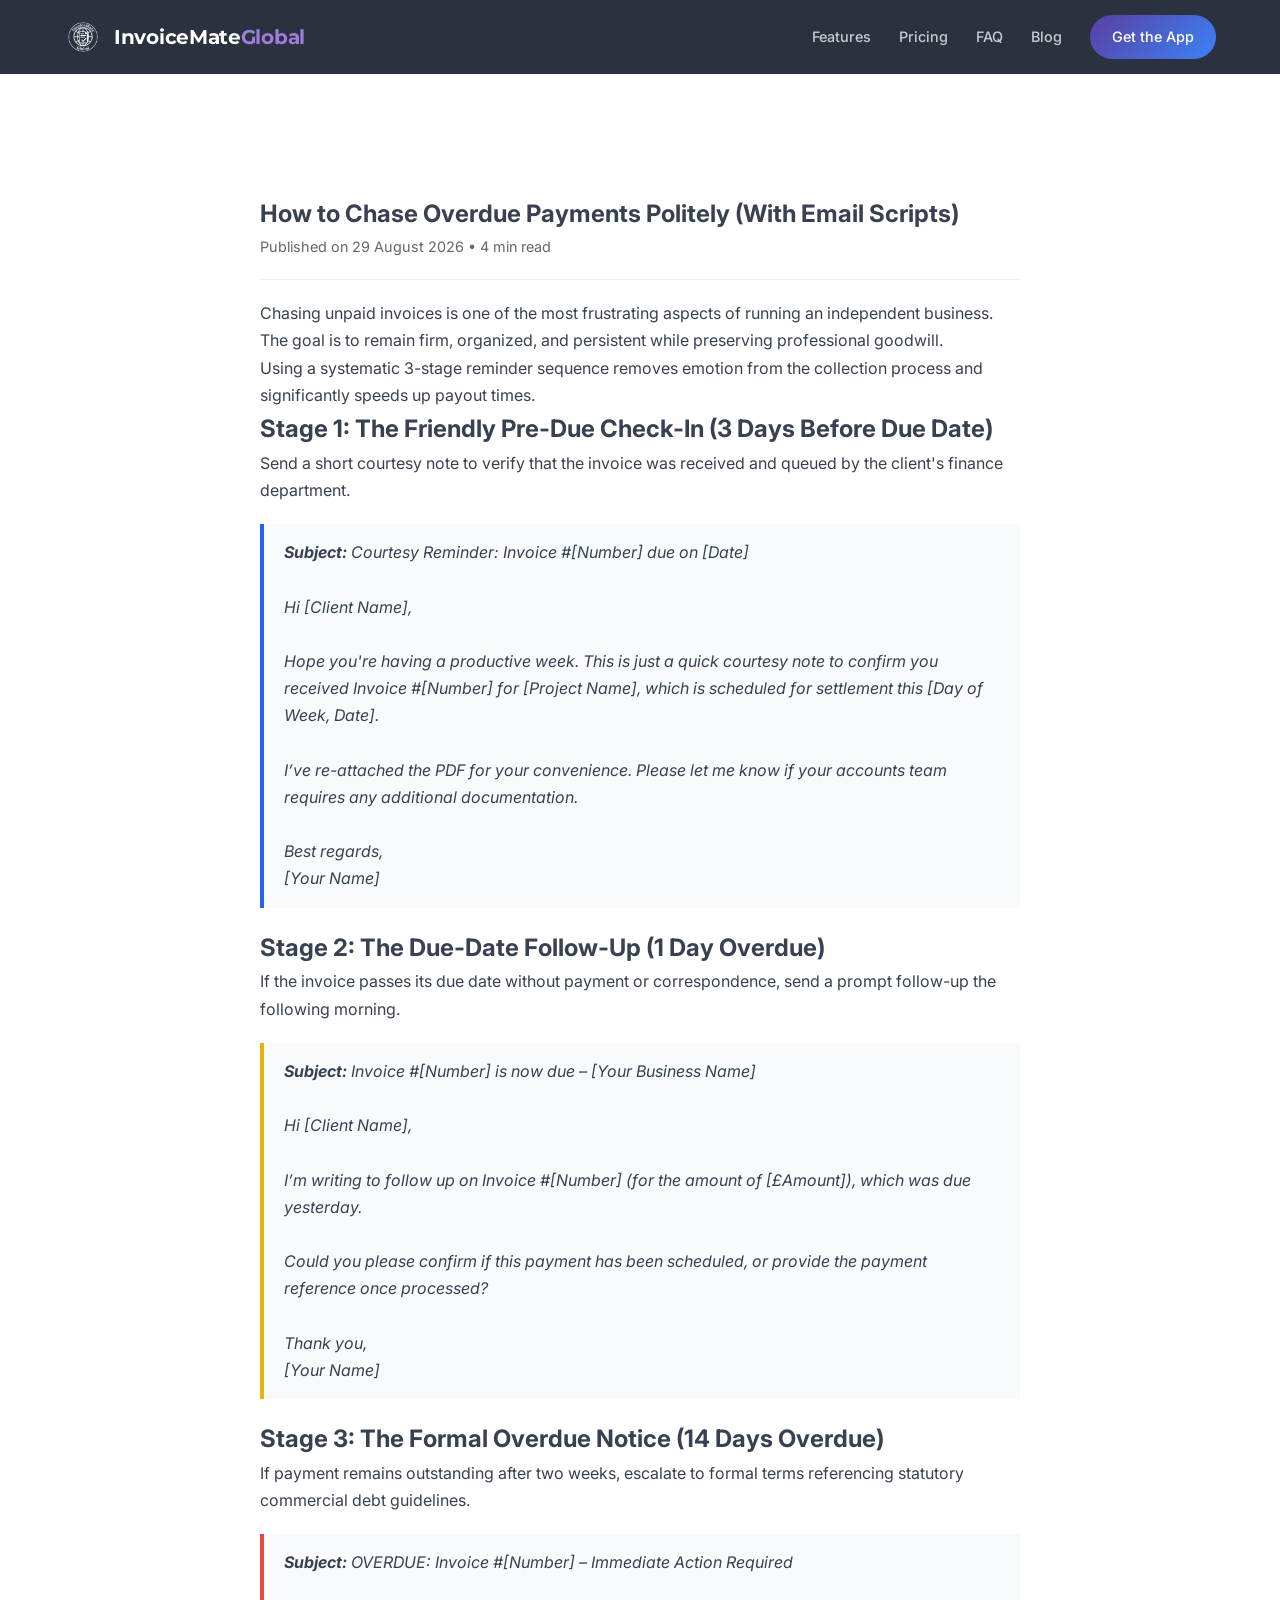
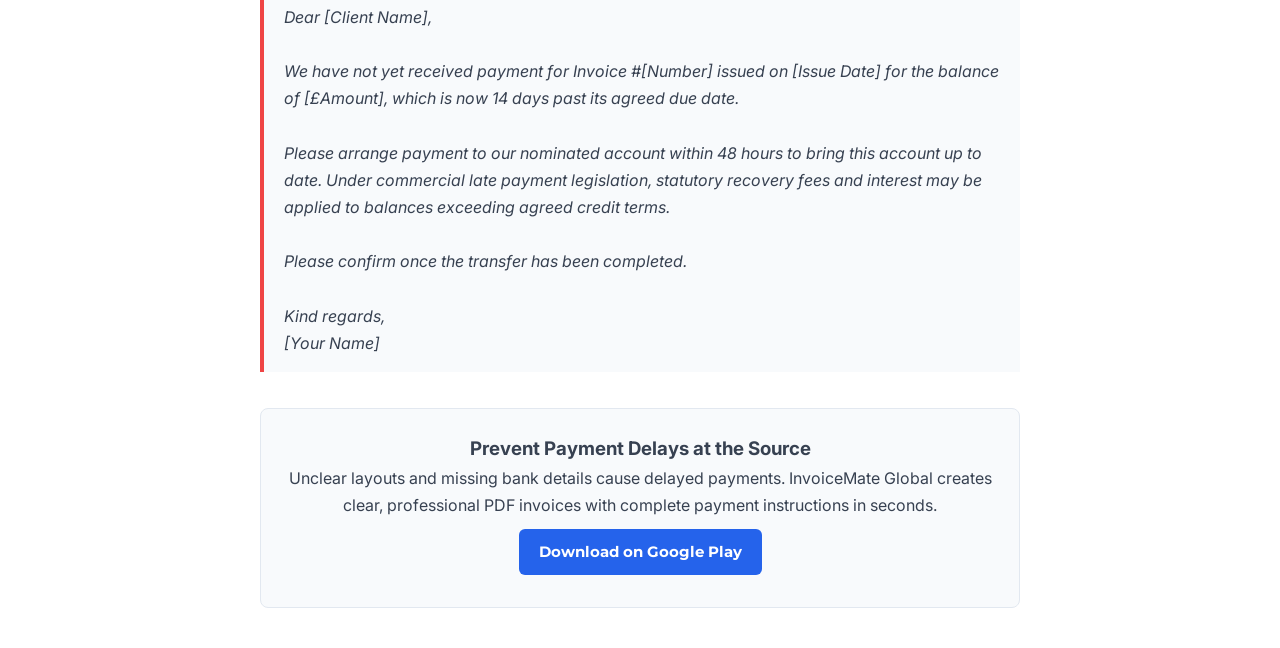
<file: blog/how-to-chase-overdue-payments.html>
<!DOCTYPE html>
<html lang="en">
<head>
  <meta charset="UTF-8">
  <meta name="viewport" content="width=device-width, initial-scale=1.0">
  
  <title>How to Chase Overdue Payments Politely (Free Email Templates) | InvoiceMate Global</title>
  <meta name="description" content="Professional email templates and step-by-step strategies to collect unpaid client invoices quickly without damaging business relationships.">
  <link rel="canonical" href="https://invoicemateglobal.com/blog/how-to-chase-overdue-payments.html">
  <link rel="icon" type="image/png" href="../logo.png">
  <link rel="stylesheet" href="../style.css">

  <meta property="og:type" content="article">
  <meta property="og:title" content="How to Chase Overdue Payments Politely (With Email Scripts)">
  <meta property="og:description" content="Professional email templates and step-by-step strategies to collect unpaid client invoices quickly.">
  <meta property="og:url" content="https://invoicemateglobal.com/blog/how-to-chase-overdue-payments.html">
  <meta property="og:image" content="https://invoicemateglobal.com/logo.png">

  <script type="application/ld+json">
  {
    "@context": "https://schema.org",
    "@type": "BlogPosting",
    "headline": "How to Chase Overdue Payments Politely (With Email Scripts)",
    "image": "https://invoicemateglobal.com/logo.png",
    "author": {
      "@type": "Organization",
      "name": "InvoiceMate Global",
      "url": "https://invoicemateglobal.com"
    },
    "publisher": {
      "@type": "Organization",
      "name": "InvoiceMate Global",
      "logo": {
        "@type": "ImageObject",
        "url": "https://invoicemateglobal.com/logo.png"
      }
    },
    "datePublished": "2026-08-29",
    "description": "Professional email templates and step-by-step strategies to collect unpaid client invoices quickly without damaging business relationships."
  }
  </script>
</head>
<body>

  <nav class="navbar">
    <div class="container">
      <a href="../index.html" class="navbar-brand">
        <img src="../logo.png" alt="InvoiceMate Global logo" class="navbar-logo">
        <div class="navbar-name">InvoiceMate<span>Global</span></div>
      </a>
      <div class="nav-links">
        <a href="../index.html#features">Features</a>
        <a href="../index.html#pricing">Pricing</a>
        <a href="../index.html#faq">FAQ</a>
        <a href="index.html">Blog</a>
        <a href="https://play.google.com/store/apps/details?id=com.invoicemateglobal" class="nav-cta" target="_blank" rel="noopener noreferrer">Get the App</a>
      </div>
    </div>
  </nav>

  <main class="container article-container" style="max-width: 800px; margin: 120px auto 40px auto; padding: 0 20px; line-height: 1.7;">
    <article>
      <h1>How to Chase Overdue Payments Politely (With Email Scripts)</h1>
      <p style="color: #666; font-size: 0.9rem;">Published on 29 August 2026 • 4 min read</p>
      <hr style="margin: 20px 0; border: 0; border-top: 1px solid #eee;">

      <p>Chasing unpaid invoices is one of the most frustrating aspects of running an independent business. The goal is to remain firm, organized, and persistent while preserving professional goodwill.</p>
      <p>Using a systematic 3-stage reminder sequence removes emotion from the collection process and significantly speeds up payout times.</p>

      <h2>Stage 1: The Friendly Pre-Due Check-In (3 Days Before Due Date)</h2>
      <p>Send a short courtesy note to verify that the invoice was received and queued by the client's finance department.</p>
      <blockquote style="background: #f8fafc; border-left: 4px solid #2563eb; padding: 15px 20px; margin: 20px 0; font-style: italic;">
        <strong>Subject:</strong> Courtesy Reminder: Invoice #[Number] due on [Date]<br><br>
        Hi [Client Name],<br><br>
        Hope you're having a productive week. This is just a quick courtesy note to confirm you received Invoice #[Number] for [Project Name], which is scheduled for settlement this [Day of Week, Date].<br><br>
        I’ve re-attached the PDF for your convenience. Please let me know if your accounts team requires any additional documentation.<br><br>
        Best regards,<br>
        [Your Name]
      </blockquote>

      <h2>Stage 2: The Due-Date Follow-Up (1 Day Overdue)</h2>
      <p>If the invoice passes its due date without payment or correspondence, send a prompt follow-up the following morning.</p>
      <blockquote style="background: #f8fafc; border-left: 4px solid #eab308; padding: 15px 20px; margin: 20px 0; font-style: italic;">
        <strong>Subject:</strong> Invoice #[Number] is now due – [Your Business Name]<br><br>
        Hi [Client Name],<br><br>
        I’m writing to follow up on Invoice #[Number] (for the amount of [£Amount]), which was due yesterday.<br><br>
        Could you please confirm if this payment has been scheduled, or provide the payment reference once processed?<br><br>
        Thank you,<br>
        [Your Name]
      </blockquote>

      <h2>Stage 3: The Formal Overdue Notice (14 Days Overdue)</h2>
      <p>If payment remains outstanding after two weeks, escalate to formal terms referencing statutory commercial debt guidelines.</p>
      <blockquote style="background: #f8fafc; border-left: 4px solid #ef4444; padding: 15px 20px; margin: 20px 0; font-style: italic;">
        <strong>Subject:</strong> OVERDUE: Invoice #[Number] – Immediate Action Required<br><br>
        Dear [Client Name],<br><br>
        We have not yet received payment for Invoice #[Number] issued on [Issue Date] for the balance of [£Amount], which is now 14 days past its agreed due date.<br><br>
        Please arrange payment to our nominated account within 48 hours to bring this account up to date. Under commercial late payment legislation, statutory recovery fees and interest may be applied to balances exceeding agreed credit terms.<br><br>
        Please confirm once the transfer has been completed.<br><br>
        Kind regards,<br>
        [Your Name]
      </blockquote>

      <div style="background: #f8fafc; border: 1px solid #e2e8f0; border-radius: 8px; padding: 24px; margin: 36px 0; text-align: center;">
        <h3>Prevent Payment Delays at the Source</h3>
        <p>Unclear layouts and missing bank details cause delayed payments. InvoiceMate Global creates clear, professional PDF invoices with complete payment instructions in seconds.</p>
        <a href="https://play.google.com/store/apps/details?id=com.invoicemateglobal" class="btn-primary" target="_blank" rel="noopener noreferrer" style="display: inline-block; padding: 10px 20px; background: #2563eb; color: #fff; text-decoration: none; border-radius: 6px; font-weight: bold; margin-top: 10px;">Download on Google Play</a>
      </div>
    </article>
  </main>

</body>
</html>
</file>
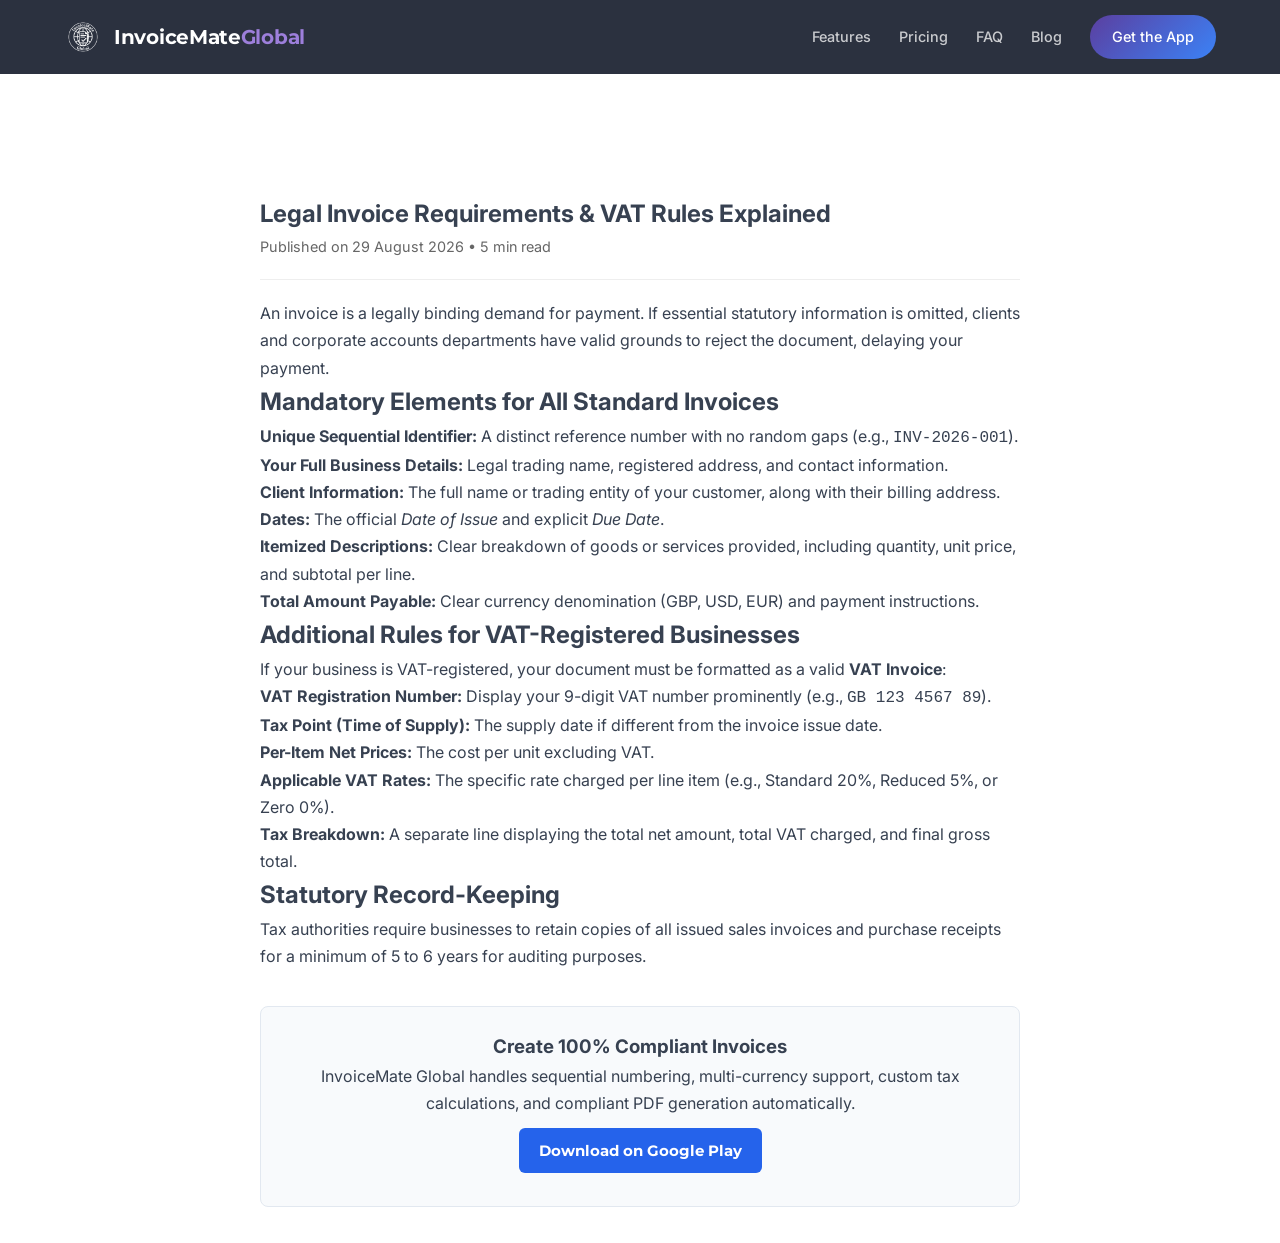
<file: blog/legal-invoice-requirements-and-vat-guide.html>
<!DOCTYPE html>
<html lang="en">
<head>
  <meta charset="UTF-8">
  <meta name="viewport" content="width=device-width, initial-scale=1.0">
  
  <title>Legal Invoice Requirements & VAT Rules Explained | InvoiceMate Global</title>
  <meta name="description" content="A complete compliance checklist for UK and international invoices. Learn mandatory invoice fields, VAT formatting, and record-keeping rules.">
  <link rel="canonical" href="https://invoicemateglobal.com/blog/legal-invoice-requirements-and-vat-guide.html">
  <link rel="icon" type="image/png" href="../logo.png">
  <link rel="stylesheet" href="../style.css">

  <meta property="og:type" content="article">
  <meta property="og:title" content="Legal Invoice Requirements & VAT Rules Explained">
  <meta property="og:description" content="A complete compliance checklist for UK and international invoices.">
  <meta property="og:url" content="https://invoicemateglobal.com/blog/legal-invoice-requirements-and-vat-guide.html">
  <meta property="og:image" content="https://invoicemateglobal.com/logo.png">

  <script type="application/ld+json">
  {
    "@context": "https://schema.org",
    "@type": "BlogPosting",
    "headline": "Legal Invoice Requirements & VAT Rules Explained",
    "image": "https://invoicemateglobal.com/logo.png",
    "author": {
      "@type": "Organization",
      "name": "InvoiceMate Global",
      "url": "https://invoicemateglobal.com"
    },
    "publisher": {
      "@type": "Organization",
      "name": "InvoiceMate Global",
      "logo": {
        "@type": "ImageObject",
        "url": "https://invoicemateglobal.com/logo.png"
      }
    },
    "datePublished": "2026-08-29",
    "description": "A complete compliance checklist for UK and international invoices. Learn mandatory invoice fields, VAT formatting, and record-keeping rules."
  }
  </script>
</head>
<body>

  <nav class="navbar">
    <div class="container">
      <a href="../index.html" class="navbar-brand">
        <img src="../logo.png" alt="InvoiceMate Global logo" class="navbar-logo">
        <div class="navbar-name">InvoiceMate<span>Global</span></div>
      </a>
      <div class="nav-links">
        <a href="../index.html#features">Features</a>
        <a href="../index.html#pricing">Pricing</a>
        <a href="../index.html#faq">FAQ</a>
        <a href="index.html">Blog</a>
        <a href="https://play.google.com/store/apps/details?id=com.invoicemateglobal" class="nav-cta" target="_blank" rel="noopener noreferrer">Get the App</a>
      </div>
    </div>
  </nav>

  <main class="container article-container" style="max-width: 800px; margin: 120px auto 40px auto; padding: 0 20px; line-height: 1.7;">
    <article>
      <h1>Legal Invoice Requirements &amp; VAT Rules Explained</h1>
      <p style="color: #666; font-size: 0.9rem;">Published on 29 August 2026 • 5 min read</p>
      <hr style="margin: 20px 0; border: 0; border-top: 1px solid #eee;">

      <p>An invoice is a legally binding demand for payment. If essential statutory information is omitted, clients and corporate accounts departments have valid grounds to reject the document, delaying your payment.</p>

      <h2>Mandatory Elements for All Standard Invoices</h2>
      <ul>
        <li><strong>Unique Sequential Identifier:</strong> A distinct reference number with no random gaps (e.g., <code>INV-2026-001</code>).</li>
        <li><strong>Your Full Business Details:</strong> Legal trading name, registered address, and contact information.</li>
        <li><strong>Client Information:</strong> The full name or trading entity of your customer, along with their billing address.</li>
        <li><strong>Dates:</strong> The official <em>Date of Issue</em> and explicit <em>Due Date</em>.</li>
        <li><strong>Itemized Descriptions:</strong> Clear breakdown of goods or services provided, including quantity, unit price, and subtotal per line.</li>
        <li><strong>Total Amount Payable:</strong> Clear currency denomination (GBP, USD, EUR) and payment instructions.</li>
      </ul>

      <h2>Additional Rules for VAT-Registered Businesses</h2>
      <p>If your business is VAT-registered, your document must be formatted as a valid <strong>VAT Invoice</strong>:</p>
      <ul>
        <li><strong>VAT Registration Number:</strong> Display your 9-digit VAT number prominently (e.g., <code>GB 123 4567 89</code>).</li>
        <li><strong>Tax Point (Time of Supply):</strong> The supply date if different from the invoice issue date.</li>
        <li><strong>Per-Item Net Prices:</strong> The cost per unit excluding VAT.</li>
        <li><strong>Applicable VAT Rates:</strong> The specific rate charged per line item (e.g., Standard 20%, Reduced 5%, or Zero 0%).</li>
        <li><strong>Tax Breakdown:</strong> A separate line displaying the total net amount, total VAT charged, and final gross total.</li>
      </ul>

      <h2>Statutory Record-Keeping</h2>
      <p>Tax authorities require businesses to retain copies of all issued sales invoices and purchase receipts for a minimum of 5 to 6 years for auditing purposes.</p>

      <div style="background: #f8fafc; border: 1px solid #e2e8f0; border-radius: 8px; padding: 24px; margin: 36px 0; text-align: center;">
        <h3>Create 100% Compliant Invoices</h3>
        <p>InvoiceMate Global handles sequential numbering, multi-currency support, custom tax calculations, and compliant PDF generation automatically.</p>
        <a href="https://play.google.com/store/apps/details?id=com.invoicemateglobal" class="btn-primary" target="_blank" rel="noopener noreferrer" style="display: inline-block; padding: 10px 20px; background: #2563eb; color: #fff; text-decoration: none; border-radius: 6px; font-weight: bold; margin-top: 10px;">Download on Google Play</a>
      </div>
    </article>
  </main>

</body>
</html>
</file>
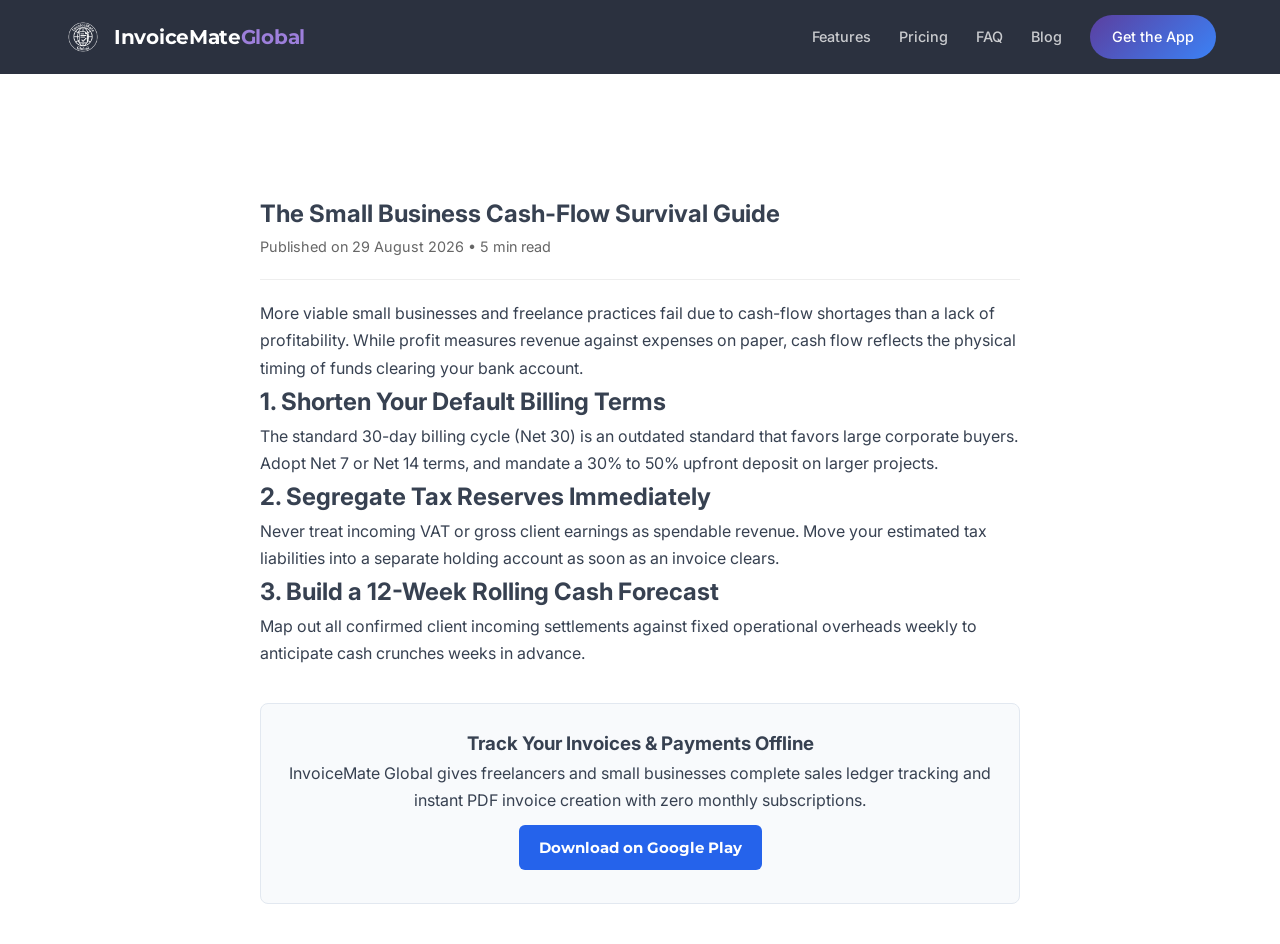
<file: blog/small-business-cash-flow-guide.html>
<!DOCTYPE html>
<html lang="en">
<head>
  <meta charset="UTF-8">
  <meta name="viewport" content="width=device-width, initial-scale=1.0">
  
  <!-- Article SEO Tags -->
  <title>Small Business Cash Flow Management Guide | InvoiceMate Global</title>
  <meta name="description" content="Learn practical strategies to protect your cash flow, eliminate late payment bottlenecks, and maintain healthy working capital.">
  <link rel="canonical" href="https://invoicemateglobal.com/blog/small-business-cash-flow-guide.html">
  <link rel="icon" type="image/png" href="../logo.png">
  <link rel="stylesheet" href="../style.css">

  <!-- Open Graph -->
  <meta property="og:type" content="article">
  <meta property="og:title" content="Small Business Cash Flow Management Guide">
  <meta property="og:description" content="Learn practical strategies to protect your cash flow and eliminate late payment bottlenecks.">
  <meta property="og:url" content="https://invoicemateglobal.com/blog/small-business-cash-flow-guide.html">
  <meta property="og:image" content="https://invoicemateglobal.com/logo.png">

  <!-- Article Structured Data -->
  <script type="application/ld+json">
  {
    "@context": "https://schema.org",
    "@type": "BlogPosting",
    "headline": "The Small Business Cash-Flow Survival Guide",
    "image": "https://invoicemateglobal.com/logo.png",
    "author": {
      "@type": "Organization",
      "name": "InvoiceMate Global",
      "url": "https://invoicemateglobal.com"
    },
    "publisher": {
      "@type": "Organization",
      "name": "InvoiceMate Global",
      "logo": {
        "@type": "ImageObject",
        "url": "https://invoicemateglobal.com/logo.png"
      }
    },
    "datePublished": "2026-08-29",
    "description": "Learn practical strategies to protect your cash flow, eliminate late payment bottlenecks, and maintain healthy working capital."
  }
  </script>
</head>
<body>

  <!-- Navigation Bar -->
  <nav class="navbar">
    <div class="container">
      <a href="../index.html" class="navbar-brand">
        <img src="../logo.png" alt="InvoiceMate Global logo" class="navbar-logo">
        <div class="navbar-name">InvoiceMate<span>Global</span></div>
      </a>
      <div class="nav-links">
        <a href="../index.html#features">Features</a>
        <a href="../index.html#pricing">Pricing</a>
        <a href="../index.html#faq">FAQ</a>
        <a href="index.html">Blog</a>
        <a href="https://play.google.com/store/apps/details?id=com.invoicemateglobal" class="nav-cta" target="_blank" rel="noopener noreferrer">Get the App</a>
      </div>
    </div>
  </nav>

  <!-- Article Body -->
  <main class="container article-container" style="max-width: 800px; margin: 120px auto 40px auto; padding: 0 20px; line-height: 1.7;">
    <article>
      <h1>The Small Business Cash-Flow Survival Guide</h1>
      <p style="color: #666; font-size: 0.9rem;">Published on 29 August 2026 • 5 min read</p>
      <hr style="margin: 20px 0; border: 0; border-top: 1px solid #eee;">

      <p>More viable small businesses and freelance practices fail due to cash-flow shortages than a lack of profitability. While profit measures revenue against expenses on paper, cash flow reflects the physical timing of funds clearing your bank account.</p>

      <h2>1. Shorten Your Default Billing Terms</h2>
      <p>The standard 30-day billing cycle (Net 30) is an outdated standard that favors large corporate buyers. Adopt Net 7 or Net 14 terms, and mandate a 30% to 50% upfront deposit on larger projects.</p>

      <h2>2. Segregate Tax Reserves Immediately</h2>
      <p>Never treat incoming VAT or gross client earnings as spendable revenue. Move your estimated tax liabilities into a separate holding account as soon as an invoice clears.</p>

      <h2>3. Build a 12-Week Rolling Cash Forecast</h2>
      <p>Map out all confirmed client incoming settlements against fixed operational overheads weekly to anticipate cash crunches weeks in advance.</p>

      <!-- In-Article CTA Banner -->
      <div style="background: #f8fafc; border: 1px solid #e2e8f0; border-radius: 8px; padding: 24px; margin: 36px 0; text-align: center;">
        <h3>Track Your Invoices &amp; Payments Offline</h3>
        <p>InvoiceMate Global gives freelancers and small businesses complete sales ledger tracking and instant PDF invoice creation with zero monthly subscriptions.</p>
        <a href="https://play.google.com/store/apps/details?id=com.invoicemateglobal" class="btn-primary" target="_blank" rel="noopener noreferrer" style="display: inline-block; padding: 10px 20px; background: #2563eb; color: #fff; text-decoration: none; border-radius: 6px; font-weight: bold; margin-top: 10px;">Download on Google Play</a>
      </div>
    </article>
  </main>

</body>
</html>
</file>
<file: style.css>
/* ============================================
   InvoiceMate Global — Design System
   ============================================ */

/* Google Fonts */
@import url('https://fonts.googleapis.com/css2?family=Inter:wght@300;400;500;600;700;800;900&family=Montserrat:wght@400;500;600;700;800;900&display=swap');

/* ---- CSS Custom Properties ---- */
:root {
  /* Primary Palette */
  --navy-900: #060e1e;
  --navy-800: #0a1628;
  --navy-700: #0f1f38;
  --navy-600: #162a4a;
  --navy-500: #1e3a5f;
  --navy-400: #2a4a72;

  /* Purple Accents */
  --purple-900: #1a0a2e;
  --purple-700: #2d1652;
  --purple-500: #5b3fa0;
  --purple-400: #7c5cbf;
  --purple-300: #9d7fdb;
  --purple-200: #c4b1f0;

  /* Neutrals */
  --white: #ffffff;
  --gray-50: #f8f9fc;
  --gray-100: #f0f2f7;
  --gray-200: #e2e5ee;
  --gray-300: #c8cdd9;
  --gray-400: #9aa1b4;
  --gray-500: #6b7280;
  --gray-600: #4b5563;
  --gray-700: #374151;

  /* Accent Colors */
  --accent-blue: #3b82f6;
  --accent-cyan: #22d3ee;
  --accent-green: #10b981;
  --accent-amber: #f59e0b;

  /* Gradients */
  --gradient-hero: linear-gradient(135deg, var(--navy-900) 0%, var(--navy-800) 30%, var(--purple-900) 70%, var(--navy-900) 100%);
  --gradient-card: linear-gradient(135deg, rgba(255,255,255,0.05) 0%, rgba(255,255,255,0.02) 100%);
  --gradient-cta: linear-gradient(135deg, var(--purple-500) 0%, var(--accent-blue) 100%);
  --gradient-cta-hover: linear-gradient(135deg, var(--purple-400) 0%, #5b9cf6 100%);
  --gradient-glow: radial-gradient(600px circle at var(--mouse-x, 50%) var(--mouse-y, 50%), rgba(91, 63, 160, 0.15), transparent 40%);

  /* Typography */
  --font-heading: 'Montserrat', sans-serif;
  --font-body: 'Inter', sans-serif;

  /* Spacing */
  --section-padding: 100px 0;
  --container-max: 1200px;

  /* Shadows */
  --shadow-sm: 0 1px 3px rgba(0,0,0,0.08);
  --shadow-md: 0 4px 20px rgba(0,0,0,0.08);
  --shadow-lg: 0 10px 40px rgba(0,0,0,0.12);
  --shadow-xl: 0 20px 60px rgba(0,0,0,0.15);
  --shadow-glow: 0 0 40px rgba(91, 63, 160, 0.3);

  /* Borders */
  --radius-sm: 8px;
  --radius-md: 12px;
  --radius-lg: 16px;
  --radius-xl: 24px;
  --radius-full: 9999px;

  /* Transitions */
  --ease-out: cubic-bezier(0.16, 1, 0.3, 1);
  --transition-fast: 0.2s var(--ease-out);
  --transition-base: 0.3s var(--ease-out);
  --transition-slow: 0.5s var(--ease-out);
}

/* ---- Reset & Base ---- */
*,
*::before,
*::after {
  margin: 0;
  padding: 0;
  box-sizing: border-box;
}

html {
  scroll-behavior: smooth;
  font-size: 16px;
  -webkit-font-smoothing: antialiased;
  -moz-osx-font-smoothing: grayscale;
}

body {
  font-family: var(--font-body);
  color: var(--gray-700);
  background-color: var(--white);
  line-height: 1.6;
  overflow-x: hidden;
}

a {
  text-decoration: none;
  color: inherit;
  transition: color var(--transition-fast);
}

img {
  max-width: 100%;
  display: block;
}

ul, ol {
  list-style: none;
}

/* ---- Layout ---- */
.container {
  max-width: var(--container-max);
  margin: 0 auto;
  padding: 0 24px;
}

.section-padding {
  padding: var(--section-padding);
}

/* Ensure sections have scroll margin so navbar doesn't cover headings */
section[id] {
  scroll-margin-top: 90px;
}

/* ---- Typography ---- */
.section-label {
  font-family: var(--font-heading);
  font-size: 0.8rem;
  font-weight: 700;
  letter-spacing: 3px;
  text-transform: uppercase;
  color: var(--purple-500);
  margin-bottom: 16px;
  display: inline-block;
}

.section-title {
  font-family: var(--font-heading);
  font-size: clamp(2rem, 4vw, 2.75rem);
  font-weight: 800;
  color: var(--navy-800);
  line-height: 1.2;
  margin-bottom: 20px;
}

.section-subtitle {
  font-size: 1.1rem;
  color: var(--gray-500);
  max-width: 600px;
  line-height: 1.7;
}

.text-center {
  text-align: center;
}

.mx-auto {
  margin-left: auto;
  margin-right: auto;
}

/* ============================================
   UPDATE BANNER & NAVIGATION
   ============================================ */
.update-banner,
.announcement-bar {
  position: relative;
  z-index: 1001;
  font-size: 0.875rem;
  line-height: 1.5;
  border-bottom: 1px solid rgba(255, 255, 255, 0.08);
}

.update-banner a,
.announcement-bar a {
  text-decoration: none;
  transition: opacity var(--transition-fast);
}

.update-banner a:hover,
.announcement-bar a:hover {
  text-decoration: underline;
  opacity: 0.9;
}

.navbar {
  position: sticky;
  top: 0;
  left: 0;
  right: 0;
  z-index: 1000;
  padding: 14px 0;
  display: flex;
  align-items: center;
  transition: all var(--transition-base);
  background: rgba(6, 14, 30, 0.85);
  backdrop-filter: blur(16px);
  -webkit-backdrop-filter: blur(16px);
}

.navbar.scrolled {
  background: rgba(6, 14, 30, 0.96);
  backdrop-filter: blur(20px);
  -webkit-backdrop-filter: blur(20px);
  padding: 10px 0;
  box-shadow: 0 4px 30px rgba(0, 0, 0, 0.3);
}

.navbar .container {
  display: flex;
  align-items: center;
  justify-content: space-between;
  width: 100%;
}

.navbar-brand {
  display: inline-flex;
  align-items: center;
  gap: 12px;
  text-decoration: none;
  padding: 4px 0;
}

.navbar-logo {
  height: 38px;
  width: auto;
  display: block;
  border-radius: var(--radius-sm);
  object-fit: contain;
}

.navbar-name {
  font-family: var(--font-heading);
  font-weight: 700;
  font-size: 1.25rem;
  color: var(--white);
  letter-spacing: -0.3px;
  display: flex;
  align-items: center;
  line-height: 1;
}

.navbar-name span {
  color: var(--purple-300);
}

.nav-links {
  display: flex;
  align-items: center;
  gap: 28px;
}

.nav-links a {
  font-size: 0.9rem;
  font-weight: 500;
  color: rgba(255, 255, 255, 0.75);
  transition: color var(--transition-fast);
  position: relative;
  display: inline-flex;
  align-items: center;
}

.nav-links a:not(.nav-cta)::after {
  content: '';
  position: absolute;
  bottom: -4px;
  left: 0;
  width: 0;
  height: 2px;
  background: var(--gradient-cta);
  border-radius: 2px;
  transition: width var(--transition-base);
}

.nav-links a:hover {
  color: var(--white);
}

.nav-links a:not(.nav-cta):hover::after {
  width: 100%;
}

.nav-cta {
  padding: 10px 22px;
  background: var(--gradient-cta);
  border-radius: var(--radius-full);
  font-size: 0.85rem;
  font-weight: 600;
  color: var(--white) !important;
  transition: transform var(--transition-fast), box-shadow var(--transition-fast) !important;
  opacity: 1 !important;
}

.nav-cta::after {
  display: none !important;
}

.nav-cta:hover {
  transform: translateY(-2px);
  box-shadow: var(--shadow-glow);
}

/* Mobile Nav Toggle */
.nav-toggle {
  display: none;
  flex-direction: column;
  gap: 5px;
  cursor: pointer;
  background: none;
  border: none;
  padding: 4px;
}

.nav-toggle span {
  width: 24px;
  height: 2px;
  background: var(--white);
  border-radius: 2px;
  transition: all var(--transition-base);
}

/* ============================================
   HERO SECTION
   ============================================ */
.hero {
  position: relative;
  min-height: 100vh;
  display: flex;
  align-items: center;
  background: var(--gradient-hero);
  overflow: hidden;
}

/* Animated Mesh Background */
.hero-bg-mesh {
  position: absolute;
  inset: 0;
  overflow: hidden;
}

.hero-bg-mesh .orb {
  position: absolute;
  border-radius: 50%;
  filter: blur(80px);
  opacity: 0.4;
  animation: orbFloat 20s ease-in-out infinite;
}

.hero-bg-mesh .orb-1 {
  width: 500px;
  height: 500px;
  background: var(--purple-700);
  top: -10%;
  right: -5%;
  animation-delay: 0s;
}

.hero-bg-mesh .orb-2 {
  width: 400px;
  height: 400px;
  background: var(--navy-600);
  bottom: -15%;
  left: -5%;
  animation-delay: -7s;
}

.hero-bg-mesh .orb-3 {
  width: 300px;
  height: 300px;
  background: var(--purple-500);
  top: 50%;
  left: 40%;
  opacity: 0.15;
  animation-delay: -14s;
}

@keyframes orbFloat {
  0%, 100% { transform: translate(0, 0) scale(1); }
  25% { transform: translate(30px, -40px) scale(1.05); }
  50% { transform: translate(-20px, 20px) scale(0.95); }
  75% { transform: translate(40px, 30px) scale(1.02); }
}

/* Grid Pattern */
.hero-grid {
  position: absolute;
  inset: 0;
  background-image:
    linear-gradient(rgba(255,255,255,0.03) 1px, transparent 1px),
    linear-gradient(90deg, rgba(255,255,255,0.03) 1px, transparent 1px);
  background-size: 60px 60px;
  mask-image: radial-gradient(ellipse 80% 60% at 50% 40%, black 20%, transparent 70%);
  -webkit-mask-image: radial-gradient(ellipse 80% 60% at 50% 40%, black 20%, transparent 70%);
}

.hero .container {
  position: relative;
  z-index: 2;
  display: grid;
  grid-template-columns: 1fr 1fr;
  gap: 60px;
  align-items: center;
  padding-top: 60px;
  padding-bottom: 60px;
}

.hero-content {
  max-width: 580px;
}

.hero-badge {
  display: inline-flex;
  align-items: center;
  gap: 10px;
  padding: 10px 20px;
  background: rgba(255, 255, 255, 0.08);
  backdrop-filter: blur(12px);
  -webkit-backdrop-filter: blur(12px);
  border: 1px solid rgba(168, 85, 247, 0.35);
  border-radius: var(--radius-full);
  font-size: 0.875rem;
  font-weight: 600;
  letter-spacing: 0.02em;
  color: #f1f5f9;
  margin-bottom: 28px;
  animation: fadeInUp 0.8s var(--ease-out) both;
  text-decoration: none;
  transition: all var(--transition-fast);
}

.hero-badge:hover {
  background: rgba(255, 255, 255, 0.15);
  border-color: rgba(168, 85, 247, 0.6);
  transform: translateY(-2px);
  box-shadow: 0 4px 20px rgba(168, 85, 247, 0.25);
  color: #ffffff;
}

.hero-badge .dot {
  width: 8px;
  height: 8px;
  background: #22C55E;
  border-radius: 50%;
  box-shadow: 0 0 6px rgba(34, 197, 94, 0.6), 0 0 12px rgba(34, 197, 94, 0.3);
  animation: dotGlow 2s ease-in-out infinite;
}

@keyframes dotGlow {
  0%, 100% {
    opacity: 1;
    box-shadow: 0 0 6px rgba(34, 197, 94, 0.6), 0 0 12px rgba(34, 197, 94, 0.3);
  }
  50% {
    opacity: 0.7;
    box-shadow: 0 0 10px rgba(34, 197, 94, 0.8), 0 0 20px rgba(34, 197, 94, 0.5);
  }
}

.hero-title {
  font-family: var(--font-heading);
  font-size: clamp(2.4rem, 5vw, 3.5rem);
  font-weight: 900;
  color: var(--white);
  line-height: 1.1;
  margin-bottom: 24px;
  letter-spacing: -1px;
  animation: fadeInUp 0.8s var(--ease-out) 0.1s both;
}

.hero-title .highlight {
  background: var(--gradient-cta);
  -webkit-background-clip: text;
  -webkit-text-fill-color: transparent;
  background-clip: text;
}

.hero-description {
  font-size: 1.15rem;
  color: rgba(255, 255, 255, 0.6);
  line-height: 1.7;
  margin-bottom: 40px;
  max-width: 480px;
  animation: fadeInUp 0.8s var(--ease-out) 0.2s both;
}

.hero-actions {
  display: flex;
  align-items: center;
  gap: 14px;
  flex-wrap: wrap;
  animation: fadeInUp 0.8s var(--ease-out) 0.3s both;
}

.btn-primary {
  display: inline-flex;
  align-items: center;
  gap: 10px;
  padding: 14px 28px;
  background: var(--gradient-cta);
  color: var(--white);
  font-family: var(--font-heading);
  font-size: 0.95rem;
  font-weight: 700;
  border-radius: var(--radius-full);
  border: none;
  cursor: pointer;
  transition: transform var(--transition-fast), box-shadow var(--transition-fast);
  position: relative;
  overflow: hidden;
}

.btn-primary::before {
  content: '';
  position: absolute;
  inset: 0;
  background: var(--gradient-cta-hover);
  opacity: 0;
  transition: opacity var(--transition-fast);
}

.btn-primary:hover {
  transform: translateY(-3px);
  box-shadow: 0 10px 40px rgba(91, 63, 160, 0.4);
}

.btn-primary:hover::before {
  opacity: 1;
}

.btn-primary span,
.btn-primary svg {
  position: relative;
  z-index: 1;
}

.btn-secondary {
  display: inline-flex;
  align-items: center;
  gap: 8px;
  padding: 14px 24px;
  background: rgba(255, 255, 255, 0.06);
  border: 1px solid rgba(255, 255, 255, 0.15);
  color: var(--white);
  font-family: var(--font-heading);
  font-size: 0.95rem;
  font-weight: 600;
  border-radius: var(--radius-full);
  cursor: pointer;
  transition: all var(--transition-fast);
}

.btn-secondary:hover {
  background: rgba(255, 255, 255, 0.12);
  border-color: rgba(255, 255, 255, 0.3);
  transform: translateY(-2px);
}

.hero-stats {
  display: flex;
  gap: 40px;
  margin-top: 48px;
  padding-top: 32px;
  border-top: 1px solid rgba(255, 255, 255, 0.08);
  animation: fadeInUp 0.8s var(--ease-out) 0.4s both;
}

.hero-stat {
  text-align: left;
}

.hero-stat .number {
  font-family: var(--font-heading);
  font-size: 1.8rem;
  font-weight: 800;
  color: var(--white);
  line-height: 1;
  margin-bottom: 4px;
}

.hero-stat .label {
  font-size: 0.8rem;
  color: rgba(255, 255, 255, 0.4);
  font-weight: 500;
}

/* Hero Visual */
.hero-visual {
  position: relative;
  display: flex;
  justify-content: center;
  align-items: center;
  animation: fadeInUp 1s var(--ease-out) 0.4s both;
}

.hero-mockup {
  position: relative;
  width: 100%;
  max-width: 480px;
}

.mockup-card {
  background: rgba(255, 255, 255, 0.06);
  backdrop-filter: blur(20px);
  -webkit-backdrop-filter: blur(20px);
  border: 1px solid rgba(255, 255, 255, 0.1);
  border-radius: var(--radius-lg);
  padding: 28px;
  box-shadow: 0 20px 60px rgba(0, 0, 0, 0.3);
}

.mockup-header {
  display: flex;
  align-items: center;
  justify-content: space-between;
  margin-bottom: 24px;
}

.mockup-dots {
  display: flex;
  gap: 6px;
}

.mockup-dots span {
  width: 10px;
  height: 10px;
  border-radius: 50%;
}

.mockup-dots span:nth-child(1) { background: #ff5f57; }
.mockup-dots span:nth-child(2) { background: #ffbd2e; }
.mockup-dots span:nth-child(3) { background: #27ca40; }

.mockup-title-bar {
  font-size: 0.75rem;
  font-weight: 600;
  color: rgba(255,255,255,0.5);
  letter-spacing: 0.5px;
}

.mockup-invoice {
  background: rgba(255, 255, 255, 0.04);
  border: 1px solid rgba(255, 255, 255, 0.06);
  border-radius: var(--radius-md);
  padding: 20px;
  margin-bottom: 16px;
}

.invoice-row {
  display: flex;
  justify-content: space-between;
  align-items: center;
  padding: 10px 0;
}

.invoice-row:not(:last-child) {
  border-bottom: 1px solid rgba(255, 255, 255, 0.06);
}

.invoice-label {
  font-size: 0.8rem;
  color: rgba(255, 255, 255, 0.4);
  font-weight: 500;
}

.invoice-value {
  font-family: var(--font-heading);
  font-size: 0.85rem;
  font-weight: 700;
  color: var(--white);
}

.invoice-value.status-paid {
  color: var(--accent-green);
  font-size: 0.75rem;
  padding: 4px 12px;
  background: rgba(16, 185, 129, 0.15);
  border-radius: var(--radius-full);
}

.invoice-total {
  display: flex;
  justify-content: space-between;
  align-items: center;
  padding: 16px 20px;
  background: linear-gradient(135deg, rgba(91, 63, 160, 0.2), rgba(59, 130, 246, 0.15));
  border: 1px solid rgba(91, 63, 160, 0.2);
  border-radius: var(--radius-md);
}

.invoice-total .total-label {
  font-size: 0.85rem;
  font-weight: 600;
  color: rgba(255, 255, 255, 0.6);
}

.invoice-total .total-value {
  font-family: var(--font-heading);
  font-size: 1.4rem;
  font-weight: 800;
  color: var(--white);
}

/* Floating Elements */
.floating-badge {
  position: absolute;
  background: rgba(255, 255, 255, 0.1);
  backdrop-filter: blur(16px);
  -webkit-backdrop-filter: blur(16px);
  border: 1px solid rgba(255, 255, 255, 0.15);
  border-radius: var(--radius-md);
  padding: 12px 18px;
  display: flex;
  align-items: center;
  gap: 10px;
  animation: float 6s ease-in-out infinite;
}

.floating-badge.badge-1 {
  top: 10%;
  right: -10%;
  animation-delay: -1s;
}

.floating-badge.badge-2 {
  bottom: 15%;
  left: -8%;
  animation-delay: -3s;
}

.floating-badge .badge-icon {
  width: 36px;
  height: 36px;
  border-radius: var(--radius-sm);
  display: flex;
  align-items: center;
  justify-content: center;
  font-size: 1rem;
}

.floating-badge .badge-icon.green { background: rgba(16, 185, 129, 0.2); }
.floating-badge .badge-icon.blue { background: rgba(59, 130, 246, 0.2); }

.floating-badge .badge-text {
  font-size: 0.75rem;
  font-weight: 600;
  color: var(--white);
  line-height: 1.3;
}

.floating-badge .badge-subtext {
  font-size: 0.65rem;
  color: rgba(255, 255, 255, 0.4);
  font-weight: 400;
}

@keyframes float {
  0%, 100% { transform: translateY(0); }
  50% { transform: translateY(-12px); }
}

@keyframes fadeInUp {
  from {
    opacity: 0;
    transform: translateY(30px);
  }
  to {
    opacity: 1;
    transform: translateY(0);
  }
}

/* ============================================
   WHAT'S NEW SECTION (Glassmorphism Dark Theme)
   ============================================ */
.whats-new,
.whats-new-section {
  background: var(--navy-900);
  position: relative;
  overflow: hidden;
  border-bottom: 1px solid rgba(255, 255, 255, 0.08);
  padding: 100px 0;
}

.whats-new::before {
  content: '';
  position: absolute;
  top: 50%;
  left: 50%;
  transform: translate(-50%, -50%);
  width: 800px;
  height: 800px;
  background: radial-gradient(circle, rgba(91, 63, 160, 0.15), transparent 70%);
  pointer-events: none;
}

.whats-new-header {
  margin-bottom: 56px;
  position: relative;
  z-index: 2;
}

.whats-new-header .section-title {
  color: var(--white);
  font-size: clamp(2rem, 3.5vw, 2.75rem);
  font-weight: 800;
  margin-top: 12px;
  margin-bottom: 12px;
}

.whats-new-header .section-subtitle {
  color: var(--gray-300);
  font-size: 1.1rem;
  max-width: 660px;
}

.version-badge,
.whats-new-section .badge {
  display: inline-flex;
  align-items: center;
  gap: 8px;
  padding: 6px 16px;
  background: rgba(91, 63, 160, 0.2);
  border: 1px solid rgba(168, 85, 247, 0.4);
  border-radius: var(--radius-full);
  font-size: 0.8rem;
  font-weight: 700;
  color: var(--purple-300);
  letter-spacing: 0.5px;
  text-transform: uppercase;
  margin-bottom: 16px;
}

.version-badge .dot,
.whats-new-section .badge .dot {
  width: 8px;
  height: 8px;
  background: #22c55e;
  border-radius: 50%;
  box-shadow: 0 0 8px rgba(34, 197, 94, 0.8);
}

.whats-new-section h2 {
  font-family: var(--font-heading);
  color: var(--white);
  font-size: clamp(2rem, 3.5vw, 2.75rem);
  font-weight: 800;
  margin-top: 8px;
  margin-bottom: 40px;
}

.whats-new-section .features-grid {
  display: grid;
  grid-template-columns: repeat(auto-fit, minmax(260px, 1fr));
  gap: 28px;
  position: relative;
  z-index: 2;
  margin-bottom: 48px;
}

.whats-new-section .feature-card {
  background: rgba(255, 255, 255, 0.04);
  backdrop-filter: blur(16px);
  -webkit-backdrop-filter: blur(16px);
  border: 1px solid rgba(255, 255, 255, 0.1);
  border-radius: var(--radius-lg);
  padding: 36px 28px;
  transition: all var(--transition-base);
  display: flex;
  flex-direction: column;
  position: relative;
}

.whats-new-section .feature-card:hover {
  transform: translateY(-6px);
  background: rgba(255, 255, 255, 0.07);
  border-color: rgba(168, 85, 247, 0.5);
  box-shadow: 0 12px 36px rgba(91, 63, 160, 0.25);
}

.whats-new-section .feature-card h3 {
  font-family: var(--font-heading);
  font-size: 1.25rem;
  font-weight: 700;
  color: var(--white);
  margin-bottom: 12px;
  line-height: 1.35;
}

.whats-new-section .feature-card p {
  font-size: 0.92rem;
  color: var(--gray-300);
  line-height: 1.6;
  flex-grow: 1;
}

.whats-new-grid {
  display: grid;
  grid-template-columns: repeat(3, 1fr);
  gap: 28px;
  position: relative;
  z-index: 2;
  margin-bottom: 48px;
}

.whats-new-card {
  background: rgba(255, 255, 255, 0.04);
  backdrop-filter: blur(16px);
  -webkit-backdrop-filter: blur(16px);
  border: 1px solid rgba(255, 255, 255, 0.1);
  border-radius: var(--radius-lg);
  padding: 36px 28px;
  transition: all var(--transition-base);
  display: flex;
  flex-direction: column;
  position: relative;
}

.whats-new-card:hover {
  transform: translateY(-6px);
  background: rgba(255, 255, 255, 0.07);
  border-color: rgba(168, 85, 247, 0.5);
  box-shadow: 0 12px 36px rgba(91, 63, 160, 0.25);
}

.whats-new-card .card-icon {
  width: 52px;
  height: 52px;
  border-radius: var(--radius-md);
  display: flex;
  align-items: center;
  justify-content: center;
  margin-bottom: 20px;
}

.whats-new-card .card-icon svg {
  width: 26px;
  height: 26px;
}

.whats-new-card .card-icon.purple {
  background: rgba(91, 63, 160, 0.25);
  color: var(--purple-300);
}

.whats-new-card .card-icon.blue {
  background: rgba(59, 130, 246, 0.25);
  color: var(--accent-blue);
}

.whats-new-card .card-icon.green {
  background: rgba(16, 185, 129, 0.25);
  color: var(--accent-green);
}

.whats-new-card .card-tag {
  font-size: 0.75rem;
  font-weight: 700;
  text-transform: uppercase;
  letter-spacing: 0.5px;
  color: var(--purple-300);
  margin-bottom: 8px;
}

.whats-new-card h3 {
  font-family: var(--font-heading);
  font-size: 1.25rem;
  font-weight: 700;
  color: var(--white);
  margin-bottom: 12px;
  line-height: 1.35;
}

.whats-new-card p {
  font-size: 0.92rem;
  color: var(--gray-300);
  line-height: 1.6;
  flex-grow: 1;
}

.whats-new-cta {
  position: relative;
  z-index: 2;
  display: flex;
  flex-direction: column;
  align-items: center;
  gap: 16px;
}

.whats-new-changelog-link {
  color: var(--purple-300);
  font-size: 0.9rem;
  font-weight: 600;
  text-decoration: none;
  transition: color var(--transition-fast);
}

.whats-new-changelog-link:hover {
  color: var(--white);
  text-decoration: underline;
}

@media (max-width: 992px) {
  .whats-new-grid {
    grid-template-columns: repeat(auto-fit, minmax(280px, 1fr));
  }
}

/* ============================================
   FEATURES SECTION
   ============================================ */
.features {
  background: var(--gray-50);
  position: relative;
  overflow: hidden;
}

.features::before {
  content: '';
  position: absolute;
  top: 0;
  left: 50%;
  transform: translateX(-50%);
  width: 600px;
  height: 600px;
  background: radial-gradient(circle, rgba(91, 63, 160, 0.06), transparent 60%);
  pointer-events: none;
}

.features-header {
  text-align: center;
  margin-bottom: 64px;
}

.features-grid {
  display: grid;
  grid-template-columns: repeat(3, 1fr);
  gap: 28px;
}

.feature-card {
  background: var(--white);
  border: 1px solid var(--gray-200);
  border-radius: var(--radius-lg);
  padding: 36px;
  transition: all var(--transition-base);
  position: relative;
  overflow: hidden;
}

.feature-card::before {
  content: '';
  position: absolute;
  top: 0;
  left: 0;
  right: 0;
  height: 3px;
  background: var(--gradient-cta);
  transform: scaleX(0);
  transform-origin: left;
  transition: transform var(--transition-base);
}

.feature-card:hover {
  transform: translateY(-6px);
  box-shadow: var(--shadow-lg);
  border-color: transparent;
}

.feature-card:hover::before {
  transform: scaleX(1);
}

.feature-icon {
  width: 56px;
  height: 56px;
  border-radius: var(--radius-md);
  display: flex;
  align-items: center;
  justify-content: center;
  margin-bottom: 20px;
  position: relative;
}

.feature-icon svg {
  width: 28px;
  height: 28px;
  position: relative;
  z-index: 1;
}

.feature-icon.purple {
  background: rgba(91, 63, 160, 0.1);
  color: var(--purple-500);
}

.feature-icon.blue {
  background: rgba(59, 130, 246, 0.1);
  color: var(--accent-blue);
}

.feature-icon.green {
  background: rgba(16, 185, 129, 0.1);
  color: var(--accent-green);
}

.feature-icon.cyan {
  background: rgba(34, 211, 238, 0.1);
  color: var(--accent-cyan);
}

.feature-icon.amber {
  background: rgba(245, 158, 11, 0.1);
  color: var(--accent-amber);
}

.feature-icon.navy {
  background: rgba(30, 58, 95, 0.1);
  color: var(--navy-500);
}

.feature-card h3 {
  font-family: var(--font-heading);
  font-size: 1.15rem;
  font-weight: 700;
  color: var(--navy-800);
  margin-bottom: 10px;
}

.feature-card p {
  font-size: 0.9rem;
  color: var(--gray-500);
  line-height: 1.6;
}

/* ============================================
   PRICING SECTION (4-Tier Grid)
   ============================================ */
.pricing-section {
  padding: 100px 0;
  background: var(--white);
}

.py-5 {
  padding-top: 3rem !important;
  padding-bottom: 3rem !important;
}

.fw-bold {
  font-weight: 700 !important;
  font-family: var(--font-heading);
  color: var(--navy-800);
}

.text-muted {
  color: var(--gray-500) !important;
  font-size: 1.05rem;
  max-width: 640px;
  margin: 0.5rem auto 0;
}

.text-center {
  text-align: center;
}

.mb-5 {
  margin-bottom: 3rem;
}

.pricing-grid {
  display: grid;
  grid-template-columns: repeat(auto-fit, minmax(230px, 1fr));
  gap: 1.5rem;
  max-width: 1200px;
  margin: 2rem auto 0;
}

.pricing-card {
  background: #ffffff;
  border: 1px solid #e2e8f0;
  border-radius: 12px;
  padding: 1.75rem 1.25rem;
  position: relative;
  display: flex;
  flex-direction: column;
  justify-content: space-between;
  transition: transform 0.2s ease, box-shadow 0.2s ease;
}

.pricing-card:hover {
  transform: translateY(-4px);
  box-shadow: 0 10px 20px rgba(0, 0, 0, 0.05);
}

.pricing-card.highlighted {
  border: 2px solid #4f46e5;
  box-shadow: 0 8px 20px rgba(79, 70, 229, 0.15);
}

.pricing-card.lifetime-card {
  border: 2px solid var(--navy-800);
  background: linear-gradient(180deg, var(--white) 0%, rgba(10, 22, 40, 0.02) 100%);
}

.badge-tag {
  position: absolute;
  top: -12px;
  left: 50%;
  transform: translateX(-50%);
  background: #4f46e5;
  color: #ffffff;
  font-size: 0.7rem;
  font-weight: 700;
  padding: 3px 12px;
  border-radius: 12px;
  letter-spacing: 0.5px;
  text-transform: uppercase;
  white-space: nowrap;
}

.badge-tag.alt {
  background: #0f172a;
}

.card-header .tier-title {
  font-family: var(--font-heading);
  font-size: 1.25rem;
  font-weight: 700;
  color: var(--navy-800);
}

.card-header .tier-subtitle {
  font-size: 0.85rem;
  color: var(--gray-500);
  margin-top: 0.25rem;
}

.price-box {
  margin: 1rem 0;
}

.price-box .currency {
  font-family: var(--font-heading);
  font-size: 1.25rem;
  font-weight: 700;
  vertical-align: top;
  color: var(--navy-800);
}

.price-box .amount {
  font-family: var(--font-heading);
  font-size: 2.25rem;
  font-weight: 800;
  line-height: 1;
  color: var(--navy-800);
}

.price-box .period {
  display: inline-block;
  font-size: 0.85rem;
  color: var(--gray-500);
  margin-left: 0.25rem;
  font-weight: 500;
}

.feature-list {
  list-style: none;
  padding: 0;
  margin: 1rem 0 1.5rem;
  font-size: 0.875rem;
  flex-grow: 1;
}

.feature-list li {
  margin-bottom: 0.5rem;
  color: #334155;
  display: flex;
  align-items: flex-start;
  line-height: 1.4;
}

.feature-list li.disabled {
  color: #94a3b8;
  text-decoration: line-through;
}

.feature-list .check {
  color: #10b981;
  font-weight: bold;
  margin-right: 6px;
  flex-shrink: 0;
}

.feature-list .cross {
  color: #ef4444;
  font-weight: bold;
  margin-right: 6px;
  flex-shrink: 0;
}

.w-100 {
  width: 100% !important;
}

.pricing-card .btn {
  padding: 0.75rem 1.25rem;
  border-radius: 8px;
  text-align: center;
  font-weight: 600;
  text-decoration: none;
  display: flex;
  align-items: center;
  justify-content: center;
  font-size: 0.9rem;
  transition: all 0.2s ease;
}

.pricing-card .btn-primary {
  background-color: #4f46e5;
  color: var(--white);
  border: none;
}

.pricing-card .btn-primary:hover {
  background-color: #4338ca;
  transform: translateY(-2px);
  color: var(--white);
}

.pricing-card .btn-outline-secondary {
  border: 1px solid var(--gray-300);
  color: var(--gray-700);
  background-color: transparent;
}

.pricing-card .btn-outline-secondary:hover {
  background-color: var(--gray-50);
  border-color: var(--gray-400);
  color: var(--navy-800);
}

.pricing-card .btn-outline-primary {
  border: 1px solid #4f46e5;
  color: #4f46e5;
  background-color: transparent;
}

.pricing-card .btn-outline-primary:hover {
  background-color: rgba(79, 70, 229, 0.08);
  color: #4338ca;
}

.pricing-card .btn-dark {
  background-color: var(--navy-800);
  color: var(--white);
  border: none;
}

.pricing-card .btn-dark:hover {
  background-color: var(--navy-900);
  transform: translateY(-2px);
  color: var(--white);
}

/* ============================================
   ABOUT & CONTACT SECTION
   ============================================ */
.about-contact {
  background: var(--gray-50);
  position: relative;
}

.about-contact-grid {
  display: grid;
  grid-template-columns: 1fr 1fr;
  gap: 60px;
  align-items: start;
}

.about-content .section-title {
  margin-bottom: 20px;
}

.about-text {
  font-size: 0.95rem;
  color: var(--gray-500);
  line-height: 1.8;
  margin-bottom: 24px;
}

.about-highlights {
  display: flex;
  flex-direction: column;
  gap: 16px;
  margin-top: 32px;
}

.about-highlight {
  display: flex;
  align-items: center;
  gap: 14px;
  padding: 16px;
  background: var(--white);
  border: 1px solid var(--gray-200);
  border-radius: var(--radius-md);
  transition: all var(--transition-fast);
}

.about-highlight:hover {
  box-shadow: var(--shadow-md);
  transform: translateX(4px);
}

.about-highlight-icon {
  width: 42px;
  height: 42px;
  border-radius: var(--radius-sm);
  display: flex;
  align-items: center;
  justify-content: center;
  flex-shrink: 0;
  font-size: 1.1rem;
}

.about-highlight-icon.purple { background: rgba(91, 63, 160, 0.1); }
.about-highlight-icon.blue { background: rgba(59, 130, 246, 0.1); }
.about-highlight-icon.green { background: rgba(16, 185, 129, 0.1); }

.about-highlight h4 {
  font-family: var(--font-heading);
  font-size: 0.9rem;
  font-weight: 700;
  color: var(--navy-800);
  margin-bottom: 2px;
}

.about-highlight p {
  font-size: 0.8rem;
  color: var(--gray-500);
}

/* Contact Form */
.contact-form-wrapper {
  background: var(--white);
  border: 1px solid var(--gray-200);
  border-radius: var(--radius-xl);
  padding: 40px;
  box-shadow: var(--shadow-md);
}

.contact-form-wrapper h3 {
  font-family: var(--font-heading);
  font-size: 1.3rem;
  font-weight: 700;
  color: var(--navy-800);
  margin-bottom: 8px;
}

.contact-form-wrapper > p {
  font-size: 0.85rem;
  color: var(--gray-500);
  margin-bottom: 28px;
}

.form-group {
  margin-bottom: 20px;
}

.form-group label {
  display: block;
  font-size: 0.8rem;
  font-weight: 600;
  color: var(--navy-800);
  margin-bottom: 8px;
  letter-spacing: 0.3px;
}

.form-group input,
.form-group textarea,
.form-group select {
  width: 100%;
  padding: 14px 16px;
  font-family: var(--font-body);
  font-size: 0.9rem;
  color: var(--navy-800);
  background: var(--gray-50);
  border: 1.5px solid var(--gray-200);
  border-radius: var(--radius-md);
  transition: all var(--transition-fast);
  outline: none;
}

.form-group input:focus,
.form-group textarea:focus,
.form-group select:focus {
  border-color: var(--purple-500);
  background: var(--white);
  box-shadow: 0 0 0 4px rgba(91, 63, 160, 0.1);
}

.form-group input::placeholder,
.form-group textarea::placeholder {
  color: var(--gray-400);
}

.form-group textarea {
  resize: vertical;
  min-height: 120px;
}

.form-row {
  display: grid;
  grid-template-columns: 1fr 1fr;
  gap: 16px;
}

.btn-submit {
  display: inline-flex;
  align-items: center;
  justify-content: center;
  gap: 8px;
  width: 100%;
  padding: 16px;
  background: var(--gradient-cta);
  color: var(--white);
  font-family: var(--font-heading);
  font-size: 0.9rem;
  font-weight: 700;
  border-radius: var(--radius-md);
  border: none;
  cursor: pointer;
  transition: all var(--transition-fast);
}

.btn-submit:hover {
  transform: translateY(-2px);
  box-shadow: var(--shadow-glow);
}

.form-success {
  display: none;
  text-align: center;
  padding: 32px 16px;
}

.form-success.show {
  display: block;
  animation: fadeInUp 0.5s var(--ease-out);
}

.form-success .success-icon {
  width: 64px;
  height: 64px;
  margin: 0 auto 16px;
  background: rgba(16, 185, 129, 0.1);
  border-radius: 50%;
  display: flex;
  align-items: center;
  justify-content: center;
  color: var(--accent-green);
  font-size: 1.8rem;
}

.form-success h4 {
  font-family: var(--font-heading);
  font-size: 1.15rem;
  font-weight: 700;
  color: var(--navy-800);
  margin-bottom: 8px;
}

.form-success p {
  font-size: 0.85rem;
  color: var(--gray-500);
}

/* ============================================
   FOOTER
   ============================================ */
.footer {
  background: var(--navy-900);
  color: rgba(255, 255, 255, 0.5);
  padding: 72px 0 0;
}

.footer-grid {
  display: grid;
  grid-template-columns: 1.5fr 1fr 1fr 1.2fr;
  gap: 48px;
  padding-bottom: 48px;
  border-bottom: 1px solid rgba(255, 255, 255, 0.06);
}

.footer-brand .navbar-name {
  font-size: 1.3rem;
  margin-bottom: 16px;
}

.footer-brand p {
  font-size: 0.85rem;
  line-height: 1.7;
  max-width: 280px;
  margin-bottom: 24px;
}

.footer-social {
  display: flex;
  gap: 12px;
}

.footer-social a {
  width: 40px;
  height: 40px;
  border-radius: var(--radius-sm);
  background: rgba(255, 255, 255, 0.06);
  display: flex;
  align-items: center;
  justify-content: center;
  transition: all var(--transition-fast);
}

.footer-social a:hover {
  background: var(--purple-500);
  color: var(--white);
  transform: translateY(-2px);
}

.footer-column h4 {
  font-family: var(--font-heading);
  font-size: 0.85rem;
  font-weight: 700;
  color: var(--white);
  margin-bottom: 20px;
  letter-spacing: 0.5px;
}

.footer-column ul li {
  margin-bottom: 12px;
}

.footer-column ul a {
  font-size: 0.85rem;
  color: rgba(255, 255, 255, 0.45);
  transition: color var(--transition-fast);
}

.footer-column ul a:hover {
  color: var(--white);
}

.footer-newsletter p {
  font-size: 0.85rem;
  margin-bottom: 16px;
  line-height: 1.6;
}

.newsletter-form {
  display: flex;
  gap: 8px;
}

.newsletter-form input {
  flex: 1;
  padding: 12px 16px;
  font-family: var(--font-body);
  font-size: 0.85rem;
  color: var(--white);
  background: rgba(255, 255, 255, 0.06);
  border: 1px solid rgba(255, 255, 255, 0.1);
  border-radius: var(--radius-sm);
  outline: none;
  transition: all var(--transition-fast);
}

.newsletter-form input::placeholder {
  color: rgba(255, 255, 255, 0.3);
}

.newsletter-form input:focus {
  border-color: var(--purple-500);
  background: rgba(255, 255, 255, 0.08);
}

.newsletter-form button {
  padding: 12px 20px;
  background: var(--gradient-cta);
  color: var(--white);
  font-family: var(--font-heading);
  font-weight: 700;
  font-size: 0.8rem;
  border: none;
  border-radius: var(--radius-sm);
  cursor: pointer;
  transition: all var(--transition-fast);
  white-space: nowrap;
}

.newsletter-form button:hover {
  transform: translateY(-2px);
  box-shadow: var(--shadow-glow);
}

.footer-bottom {
  padding: 24px 0;
  display: flex;
  align-items: center;
  justify-content: space-between;
  flex-wrap: wrap;
  gap: 16px;
}

.footer-bottom p {
  font-size: 0.8rem;
}

.footer-bottom-links {
  display: flex;
  gap: 24px;
}

.footer-bottom-links a {
  font-size: 0.8rem;
  color: rgba(255, 255, 255, 0.4);
}

.footer-bottom-links a:hover {
  color: var(--white);
}

/* ============================================
   SCROLL ANIMATIONS & VISIBILITY GUARDS
   ============================================ */
.reveal {
  opacity: 0;
  transform: translateY(30px);
  transition: opacity 0.8s var(--ease-out), transform 0.8s var(--ease-out);
}

.reveal.revealed {
  opacity: 1 !important;
  transform: translateY(0) !important;
}

/* Fallback ensuring sections are always visible */
section {
  position: relative;
  width: 100%;
}

.reveal-delay-1 { transition-delay: 0.1s; }
.reveal-delay-2 { transition-delay: 0.2s; }
.reveal-delay-3 { transition-delay: 0.3s; }
.reveal-delay-4 { transition-delay: 0.4s; }
.reveal-delay-5 { transition-delay: 0.5s; }

/* ============================================
   RESPONSIVE
   ============================================ */
@media (max-width: 1180px) {
  .nav-links {
    gap: 16px;
  }
  .nav-links a {
    font-size: 0.85rem;
  }
}

@media (max-width: 1024px) {
  .hero .container {
    grid-template-columns: 1fr;
    text-align: center;
  }

  .hero-content {
    max-width: 640px;
    margin: 0 auto;
  }

  .hero-description {
    margin-left: auto;
    margin-right: auto;
  }

  .hero-actions {
    justify-content: center;
  }

  .hero-stats {
    justify-content: center;
  }

  .hero-visual {
    display: none;
  }

  .features-grid {
    grid-template-columns: repeat(2, 1fr);
  }

  .about-contact-grid {
    grid-template-columns: 1fr;
    gap: 48px;
  }

  .footer-grid {
    grid-template-columns: 1fr 1fr;
    gap: 36px;
  }
}

@media (max-width: 960px) {
  .nav-links {
    display: none;
    position: absolute;
    top: 100%;
    left: 0;
    right: 0;
    flex-direction: column;
    gap: 4px;
    background: rgba(6, 14, 30, 0.98);
    backdrop-filter: blur(20px);
    -webkit-backdrop-filter: blur(20px);
    padding: 20px 24px 24px;
    border-top: 1px solid rgba(255, 255, 255, 0.08);
    box-shadow: 0 12px 30px rgba(0, 0, 0, 0.4);
  }

  .nav-links.active {
    display: flex;
    animation: fadeInUp 0.25s var(--ease-out);
  }

  .nav-links a {
    padding: 12px 0;
    width: 100%;
    font-size: 0.95rem;
  }

  .nav-links .nav-cta {
    display: block;
    text-align: center;
    width: 100%;
    margin-top: 10px;
    padding: 12px 24px;
  }

  .nav-toggle {
    display: flex;
  }
}

@media (max-width: 768px) {
  :root {
    --section-padding: 72px 0;
  }

  .hero-title {
    font-size: clamp(1.8rem, 6vw, 2.6rem);
  }

  .hero-stats {
    flex-wrap: wrap;
    gap: 24px;
  }

  .features-grid {
    grid-template-columns: 1fr;
  }

  .pricing-grid {
    grid-template-columns: 1fr;
    max-width: 440px;
  }

  .form-row {
    grid-template-columns: 1fr;
  }

  .footer-grid {
    grid-template-columns: 1fr;
    gap: 32px;
  }

  .footer-bottom {
    flex-direction: column;
    text-align: center;
  }
}
/* ---- Force Visibility Guard ---- */
.reveal {
  opacity: 1 !important;
  transform: none !important;
  visibility: visible !important;
}

section, .features, .pricing, .about-contact, .footer {
  display: block !important;
  visibility: visible !important;
  opacity: 1 !important;
}
/* =============================================
   FAQ Accordion Styling
   ============================================= */
details.faq-item {
    transition: all 0.2s ease;
}

details.faq-item[open] {
    border-color: #5b3fa0 !important;
}

details.faq-item[open] summary .faq-icon {
    transform: rotate(45deg);
    transition: transform 0.2s ease;
}

details.faq-item summary::-webkit-details-marker {
    display: none;
}

/* =============================================
   Language Request & Roadmap Modal
   ============================================= */
.modal-backdrop {
  position: fixed;
  inset: 0;
  background: rgba(6, 14, 30, 0.85);
  backdrop-filter: blur(12px);
  -webkit-backdrop-filter: blur(12px);
  z-index: 2000;
  display: flex;
  align-items: center;
  justify-content: center;
  padding: 20px;
  animation: modalFadeIn 0.25s var(--ease-out);
}

.modal-dialog {
  position: relative;
  background: var(--navy-800);
  border: 1px solid rgba(168, 85, 247, 0.35);
  border-radius: var(--radius-xl);
  max-width: 520px;
  width: 100%;
  padding: 36px 32px;
  box-shadow: 0 25px 60px rgba(0, 0, 0, 0.5), 0 0 40px rgba(91, 63, 160, 0.2);
  color: var(--white);
  animation: modalSlideUp 0.3s var(--ease-out);
}

.modal-close {
  position: absolute;
  top: 20px;
  right: 20px;
  background: rgba(255, 255, 255, 0.08);
  border: 1px solid rgba(255, 255, 255, 0.15);
  color: var(--white);
  width: 36px;
  height: 36px;
  border-radius: 50%;
  font-size: 1.5rem;
  line-height: 1;
  display: flex;
  align-items: center;
  justify-content: center;
  cursor: pointer;
  transition: all var(--transition-fast);
}

.modal-close:hover {
  background: rgba(255, 255, 255, 0.2);
  transform: rotate(90deg);
}

.modal-header {
  margin-bottom: 24px;
}

.modal-badge {
  display: inline-flex;
  align-items: center;
  gap: 6px;
  padding: 4px 12px;
  background: rgba(91, 63, 160, 0.25);
  border: 1px solid rgba(168, 85, 247, 0.4);
  border-radius: var(--radius-full);
  font-size: 0.75rem;
  font-weight: 700;
  color: var(--purple-300);
  margin-bottom: 12px;
  text-transform: uppercase;
  letter-spacing: 0.05em;
}

.modal-header h3 {
  font-family: var(--font-heading);
  font-size: 1.45rem;
  font-weight: 800;
  color: var(--white);
  margin-bottom: 8px;
}

.modal-header p {
  font-size: 0.88rem;
  color: var(--gray-400);
  line-height: 1.6;
}

.modal-dialog .form-group label {
  color: var(--gray-200);
  font-size: 0.825rem;
}

.modal-dialog .form-group input,
.modal-dialog .form-group select {
  background: rgba(255, 255, 255, 0.06);
  border: 1.5px solid rgba(255, 255, 255, 0.15);
  color: var(--white);
}

.modal-dialog .form-group select option {
  background: var(--navy-800);
  color: var(--white);
}

.modal-dialog .form-group input:focus,
.modal-dialog .form-group select:focus {
  border-color: var(--purple-400);
  background: rgba(255, 255, 255, 0.1);
  box-shadow: 0 0 0 4px rgba(91, 63, 160, 0.3);
}

.modal-dialog .btn-submit {
  margin-top: 8px;
}

.modal-success {
  text-align: center;
  padding: 24px 0 8px;
}

.modal-success .success-icon {
  width: 60px;
  height: 60px;
  margin: 0 auto 16px;
  background: rgba(16, 185, 129, 0.2);
  border: 2px solid var(--accent-green);
  border-radius: 50%;
  display: flex;
  align-items: center;
  justify-content: center;
  color: var(--accent-green);
  font-size: 1.8rem;
}

.modal-success h4 {
  font-family: var(--font-heading);
  font-size: 1.25rem;
  font-weight: 700;
  color: var(--white);
  margin-bottom: 8px;
}

.modal-success p {
  font-size: 0.9rem;
  color: var(--gray-300);
  line-height: 1.6;
}

@keyframes modalFadeIn {
  from { opacity: 0; }
  to { opacity: 1; }
}

@keyframes modalSlideUp {
  from {
    opacity: 0;
    transform: translateY(24px) scale(0.96);
  }
  to {
    opacity: 1;
    transform: translateY(0) scale(1);
  }
}

/* ============================================
   APP SHOWCASE / PHONE MOCKUPS
   ============================================ */
.app-showcase{margin:0 auto 72px;position:relative;z-index:1}.app-showcase-header{max-width:720px;margin:0 auto 36px;text-align:center}.app-showcase-header h3{font-family:var(--font-heading);font-size:clamp(1.7rem,3vw,2.25rem);font-weight:800;color:var(--navy-800);margin:10px 0}.app-showcase-header p{color:var(--gray-500);font-size:1rem;line-height:1.65;margin:0 auto}.app-showcase-grid{display:grid;grid-template-columns:repeat(2,minmax(0,1fr));gap:32px;align-items:start}.showcase-card{position:relative;overflow:hidden;display:flex;flex-direction:column;align-items:center;padding:28px 24px 0;background:var(--white);border:1px solid var(--gray-200);border-radius:var(--radius-lg);box-shadow:var(--shadow-md);transition:transform var(--transition-base),box-shadow var(--transition-base)}.showcase-card:hover{transform:translateY(-6px);box-shadow:var(--shadow-lg)}.showcase-device{width:min(100%,320px);max-width:320px;border-radius:28px;overflow:hidden;background:#111827;padding:7px;box-shadow:0 16px 36px rgba(15,23,42,.18)}.showcase-device img{display:block;width:100%;height:auto;border-radius:22px;background:#fff}.showcase-overlay{width:calc(100% + 48px);margin:24px -24px 0;padding:24px;background:linear-gradient(180deg,rgba(255,255,255,.97),rgba(248,250,252,.99));border-top:1px solid var(--gray-200);text-align:left}.showcase-overlay h4{font-family:var(--font-heading);font-size:1.15rem;font-weight:800;color:var(--navy-800);margin:0 0 8px}.showcase-overlay p{margin:0;color:var(--gray-500);font-size:.9rem;line-height:1.6}@media(max-width:768px){.app-showcase{margin-bottom:56px}.app-showcase-grid{grid-template-columns:1fr;max-width:420px;margin:0 auto}.showcase-card{padding-top:24px}}
</file>
<file: invoicemate-global/style.css>
/* ============================================
   InvoiceMate Global — Design System
   ============================================ */

/* Google Fonts */
@import url('https://fonts.googleapis.com/css2?family=Inter:wght@300;400;500;600;700;800;900&family=Montserrat:wght@400;500;600;700;800;900&display=swap');

/* ---- CSS Custom Properties ---- */
:root {
  /* Primary Palette */
  --navy-900: #060e1e;
  --navy-800: #0a1628;
  --navy-700: #0f1f38;
  --navy-600: #162a4a;
  --navy-500: #1e3a5f;
  --navy-400: #2a4a72;

  /* Purple Accents */
  --purple-900: #1a0a2e;
  --purple-700: #2d1652;
  --purple-500: #5b3fa0;
  --purple-400: #7c5cbf;
  --purple-300: #9d7fdb;
  --purple-200: #c4b1f0;

  /* Neutrals */
  --white: #ffffff;
  --gray-50: #f8f9fc;
  --gray-100: #f0f2f7;
  --gray-200: #e2e5ee;
  --gray-300: #c8cdd9;
  --gray-400: #9aa1b4;
  --gray-500: #6b7280;
  --gray-600: #4b5563;
  --gray-700: #374151;

  /* Accent Colors */
  --accent-blue: #3b82f6;
  --accent-cyan: #22d3ee;
  --accent-green: #10b981;
  --accent-amber: #f59e0b;

  /* Gradients */
  --gradient-hero: linear-gradient(135deg, var(--navy-900) 0%, var(--navy-800) 30%, var(--purple-900) 70%, var(--navy-900) 100%);
  --gradient-card: linear-gradient(135deg, rgba(255,255,255,0.05) 0%, rgba(255,255,255,0.02) 100%);
  --gradient-cta: linear-gradient(135deg, var(--purple-500) 0%, var(--accent-blue) 100%);
  --gradient-cta-hover: linear-gradient(135deg, var(--purple-400) 0%, #5b9cf6 100%);
  --gradient-glow: radial-gradient(600px circle at var(--mouse-x, 50%) var(--mouse-y, 50%), rgba(91, 63, 160, 0.15), transparent 40%);

  /* Typography */
  --font-heading: 'Montserrat', sans-serif;
  --font-body: 'Inter', sans-serif;

  /* Spacing */
  --section-padding: 100px 0;
  --container-max: 1200px;

  /* Shadows */
  --shadow-sm: 0 1px 3px rgba(0,0,0,0.08);
  --shadow-md: 0 4px 20px rgba(0,0,0,0.08);
  --shadow-lg: 0 10px 40px rgba(0,0,0,0.12);
  --shadow-xl: 0 20px 60px rgba(0,0,0,0.15);
  --shadow-glow: 0 0 40px rgba(91, 63, 160, 0.3);

  /* Borders */
  --radius-sm: 8px;
  --radius-md: 12px;
  --radius-lg: 16px;
  --radius-xl: 24px;
  --radius-full: 9999px;

  /* Transitions */
  --ease-out: cubic-bezier(0.16, 1, 0.3, 1);
  --transition-fast: 0.2s var(--ease-out);
  --transition-base: 0.3s var(--ease-out);
  --transition-slow: 0.5s var(--ease-out);
}

/* ---- Reset & Base ---- */
*,
*::before,
*::after {
  margin: 0;
  padding: 0;
  box-sizing: border-box;
}

html {
  scroll-behavior: smooth;
  font-size: 16px;
  -webkit-font-smoothing: antialiased;
  -moz-osx-font-smoothing: grayscale;
}

body {
  font-family: var(--font-body);
  color: var(--gray-700);
  background-color: var(--white);
  line-height: 1.6;
  overflow-x: hidden;
}

a {
  text-decoration: none;
  color: inherit;
  transition: color var(--transition-fast);
}

img {
  max-width: 100%;
  display: block;
}

ul, ol {
  list-style: none;
}

/* ---- Layout ---- */
.container {
  max-width: var(--container-max);
  margin: 0 auto;
  padding: 0 24px;
}

.section-padding {
  padding: var(--section-padding);
}

/* ---- Typography ---- */
.section-label {
  font-family: var(--font-heading);
  font-size: 0.8rem;
  font-weight: 700;
  letter-spacing: 3px;
  text-transform: uppercase;
  color: var(--purple-500);
  margin-bottom: 16px;
  display: inline-block;
}

.section-title {
  font-family: var(--font-heading);
  font-size: clamp(2rem, 4vw, 2.75rem);
  font-weight: 800;
  color: var(--navy-800);
  line-height: 1.2;
  margin-bottom: 20px;
}

.section-subtitle {
  font-size: 1.1rem;
  color: var(--gray-500);
  max-width: 600px;
  line-height: 1.7;
}

.text-center {
  text-align: center;
}

.mx-auto {
  margin-left: auto;
  margin-right: auto;
}

/* ============================================
   NAVIGATION
   ============================================ */
.navbar {
  position: fixed;
  top: 0;
  left: 0;
  right: 0;
  z-index: 1000;
  padding: 20px 0;
  transition: all var(--transition-base);
}

.navbar.scrolled {
  background: rgba(6, 14, 30, 0.92);
  backdrop-filter: blur(20px);
  -webkit-backdrop-filter: blur(20px);
  padding: 12px 0;
  box-shadow: 0 4px 30px rgba(0, 0, 0, 0.2);
}

.navbar .container {
  display: flex;
  align-items: center;
  justify-content: space-between;
}

.navbar-brand {
  display: flex;
  align-items: center;
  gap: 10px;
}

.navbar-logo {
  max-height: 42px;
  width: auto;
  display: block;
  border-radius: var(--radius-sm);
  object-fit: contain;
  margin-right: 8px;
}

.navbar-name {
  font-family: var(--font-heading);
  font-weight: 700;
  font-size: 1.2rem;
  color: var(--white);
  letter-spacing: -0.3px;
}

.navbar-name span {
  color: var(--purple-300);
}

.nav-links {
  display: flex;
  align-items: center;
  gap: 36px;
}

.nav-links a {
  font-size: 0.9rem;
  font-weight: 500;
  color: rgba(255, 255, 255, 0.7);
  transition: color var(--transition-fast);
  position: relative;
}

.nav-links a::after {
  content: '';
  position: absolute;
  bottom: -4px;
  left: 0;
  width: 0;
  height: 2px;
  background: var(--gradient-cta);
  border-radius: 2px;
  transition: width var(--transition-base);
}

.nav-links a:hover {
  color: var(--white);
}

.nav-links a:hover::after {
  width: 100%;
}

.nav-cta {
  padding: 10px 24px;
  background: var(--gradient-cta);
  border-radius: var(--radius-full);
  font-size: 0.85rem;
  font-weight: 600;
  color: var(--white) !important;
  transition: transform var(--transition-fast), box-shadow var(--transition-fast) !important;
  opacity: 1 !important;
}

.nav-cta::after {
  display: none !important;
}

.nav-cta:hover {
  transform: translateY(-2px);
  box-shadow: var(--shadow-glow);
}

/* Mobile Nav Toggle */
.nav-toggle {
  display: none;
  flex-direction: column;
  gap: 5px;
  cursor: pointer;
  background: none;
  border: none;
  padding: 4px;
}

.nav-toggle span {
  width: 24px;
  height: 2px;
  background: var(--white);
  border-radius: 2px;
  transition: all var(--transition-base);
}

/* ============================================
   HERO SECTION
   ============================================ */
.hero {
  position: relative;
  min-height: 100vh;
  display: flex;
  align-items: center;
  background: var(--gradient-hero);
  overflow: hidden;
}

/* Animated Mesh Background */
.hero-bg-mesh {
  position: absolute;
  inset: 0;
  overflow: hidden;
}

.hero-bg-mesh .orb {
  position: absolute;
  border-radius: 50%;
  filter: blur(80px);
  opacity: 0.4;
  animation: orbFloat 20s ease-in-out infinite;
}

.hero-bg-mesh .orb-1 {
  width: 500px;
  height: 500px;
  background: var(--purple-700);
  top: -10%;
  right: -5%;
  animation-delay: 0s;
}

.hero-bg-mesh .orb-2 {
  width: 400px;
  height: 400px;
  background: var(--navy-600);
  bottom: -15%;
  left: -5%;
  animation-delay: -7s;
}

.hero-bg-mesh .orb-3 {
  width: 300px;
  height: 300px;
  background: var(--purple-500);
  top: 50%;
  left: 40%;
  opacity: 0.15;
  animation-delay: -14s;
}

@keyframes orbFloat {
  0%, 100% { transform: translate(0, 0) scale(1); }
  25% { transform: translate(30px, -40px) scale(1.05); }
  50% { transform: translate(-20px, 20px) scale(0.95); }
  75% { transform: translate(40px, 30px) scale(1.02); }
}

/* Grid Pattern */
.hero-grid {
  position: absolute;
  inset: 0;
  background-image:
    linear-gradient(rgba(255,255,255,0.03) 1px, transparent 1px),
    linear-gradient(90deg, rgba(255,255,255,0.03) 1px, transparent 1px);
  background-size: 60px 60px;
  mask-image: radial-gradient(ellipse 80% 60% at 50% 40%, black 20%, transparent 70%);
  -webkit-mask-image: radial-gradient(ellipse 80% 60% at 50% 40%, black 20%, transparent 70%);
}

.hero .container {
  position: relative;
  z-index: 2;
  display: grid;
  grid-template-columns: 1fr 1fr;
  gap: 60px;
  align-items: center;
  padding-top: 100px;
  padding-bottom: 60px;
}

.hero-content {
  max-width: 580px;
}

.hero-badge {
  display: inline-flex;
  align-items: center;
  gap: 10px;
  padding: 10px 20px;
  background: rgba(255, 255, 255, 0.08);
  backdrop-filter: blur(12px);
  -webkit-backdrop-filter: blur(12px);
  border: 1px solid rgba(168, 85, 247, 0.35);
  border-radius: var(--radius-full);
  font-size: 0.875rem;
  font-weight: 600;
  letter-spacing: 0.02em;
  color: #f1f5f9;
  margin-bottom: 28px;
  animation: fadeInUp 0.8s var(--ease-out) both;
}

.hero-badge .dot {
  width: 8px;
  height: 8px;
  background: #22C55E;
  border-radius: 50%;
  box-shadow: 0 0 6px rgba(34, 197, 94, 0.6), 0 0 12px rgba(34, 197, 94, 0.3);
  animation: dotGlow 2s ease-in-out infinite;
}

@keyframes dotGlow {
  0%, 100% {
    opacity: 1;
    box-shadow: 0 0 6px rgba(34, 197, 94, 0.6), 0 0 12px rgba(34, 197, 94, 0.3);
  }
  50% {
    opacity: 0.7;
    box-shadow: 0 0 10px rgba(34, 197, 94, 0.8), 0 0 20px rgba(34, 197, 94, 0.5);
  }
}

.hero-title {
  font-family: var(--font-heading);
  font-size: clamp(2.4rem, 5vw, 3.5rem);
  font-weight: 900;
  color: var(--white);
  line-height: 1.1;
  margin-bottom: 24px;
  letter-spacing: -1px;
  animation: fadeInUp 0.8s var(--ease-out) 0.1s both;
}

.hero-title .highlight {
  background: var(--gradient-cta);
  -webkit-background-clip: text;
  -webkit-text-fill-color: transparent;
  background-clip: text;
}

.hero-description {
  font-size: 1.15rem;
  color: rgba(255, 255, 255, 0.6);
  line-height: 1.7;
  margin-bottom: 40px;
  max-width: 480px;
  animation: fadeInUp 0.8s var(--ease-out) 0.2s both;
}

.hero-actions {
  display: flex;
  align-items: center;
  gap: 16px;
  flex-wrap: wrap;
  animation: fadeInUp 0.8s var(--ease-out) 0.3s both;
}

.btn-primary {
  display: inline-flex;
  align-items: center;
  gap: 10px;
  padding: 16px 32px;
  background: var(--gradient-cta);
  color: var(--white);
  font-family: var(--font-heading);
  font-size: 0.95rem;
  font-weight: 700;
  border-radius: var(--radius-full);
  border: none;
  cursor: pointer;
  transition: transform var(--transition-fast), box-shadow var(--transition-fast);
  position: relative;
  overflow: hidden;
}

.btn-primary::before {
  content: '';
  position: absolute;
  inset: 0;
  background: var(--gradient-cta-hover);
  opacity: 0;
  transition: opacity var(--transition-fast);
}

.btn-primary:hover {
  transform: translateY(-3px);
  box-shadow: 0 10px 40px rgba(91, 63, 160, 0.4);
}

.btn-primary:hover::before {
  opacity: 1;
}

.btn-primary span,
.btn-primary svg {
  position: relative;
  z-index: 1;
}

.btn-secondary {
  display: inline-flex;
  align-items: center;
  gap: 8px;
  padding: 16px 28px;
  background: rgba(255, 255, 255, 0.06);
  border: 1px solid rgba(255, 255, 255, 0.15);
  color: var(--white);
  font-family: var(--font-heading);
  font-size: 0.95rem;
  font-weight: 600;
  border-radius: var(--radius-full);
  cursor: pointer;
  transition: all var(--transition-fast);
}

.btn-secondary:hover {
  background: rgba(255, 255, 255, 0.1);
  border-color: rgba(255, 255, 255, 0.3);
  transform: translateY(-2px);
}

.hero-stats {
  display: flex;
  gap: 40px;
  margin-top: 48px;
  padding-top: 32px;
  border-top: 1px solid rgba(255, 255, 255, 0.08);
  animation: fadeInUp 0.8s var(--ease-out) 0.4s both;
}

.hero-stat {
  text-align: left;
}

.hero-stat .number {
  font-family: var(--font-heading);
  font-size: 1.8rem;
  font-weight: 800;
  color: var(--white);
  line-height: 1;
  margin-bottom: 4px;
}

.hero-stat .label {
  font-size: 0.8rem;
  color: rgba(255, 255, 255, 0.4);
  font-weight: 500;
}

/* Hero Visual */
.hero-visual {
  position: relative;
  display: flex;
  justify-content: center;
  align-items: center;
  animation: fadeInUp 1s var(--ease-out) 0.4s both;
}

.hero-mockup {
  position: relative;
  width: 100%;
  max-width: 480px;
}

.mockup-card {
  background: rgba(255, 255, 255, 0.06);
  backdrop-filter: blur(20px);
  -webkit-backdrop-filter: blur(20px);
  border: 1px solid rgba(255, 255, 255, 0.1);
  border-radius: var(--radius-lg);
  padding: 28px;
  box-shadow: 0 20px 60px rgba(0, 0, 0, 0.3);
}

.mockup-header {
  display: flex;
  align-items: center;
  justify-content: space-between;
  margin-bottom: 24px;
}

.mockup-dots {
  display: flex;
  gap: 6px;
}

.mockup-dots span {
  width: 10px;
  height: 10px;
  border-radius: 50%;
}

.mockup-dots span:nth-child(1) { background: #ff5f57; }
.mockup-dots span:nth-child(2) { background: #ffbd2e; }
.mockup-dots span:nth-child(3) { background: #27ca40; }

.mockup-title-bar {
  font-size: 0.75rem;
  font-weight: 600;
  color: rgba(255,255,255,0.5);
  letter-spacing: 0.5px;
}

.mockup-invoice {
  background: rgba(255, 255, 255, 0.04);
  border: 1px solid rgba(255, 255, 255, 0.06);
  border-radius: var(--radius-md);
  padding: 20px;
  margin-bottom: 16px;
}

.invoice-row {
  display: flex;
  justify-content: space-between;
  align-items: center;
  padding: 10px 0;
}

.invoice-row:not(:last-child) {
  border-bottom: 1px solid rgba(255, 255, 255, 0.06);
}

.invoice-label {
  font-size: 0.8rem;
  color: rgba(255, 255, 255, 0.4);
  font-weight: 500;
}

.invoice-value {
  font-family: var(--font-heading);
  font-size: 0.85rem;
  font-weight: 700;
  color: var(--white);
}

.invoice-value.status-paid {
  color: var(--accent-green);
  font-size: 0.75rem;
  padding: 4px 12px;
  background: rgba(16, 185, 129, 0.15);
  border-radius: var(--radius-full);
}

.invoice-total {
  display: flex;
  justify-content: space-between;
  align-items: center;
  padding: 16px 20px;
  background: linear-gradient(135deg, rgba(91, 63, 160, 0.2), rgba(59, 130, 246, 0.15));
  border: 1px solid rgba(91, 63, 160, 0.2);
  border-radius: var(--radius-md);
}

.invoice-total .total-label {
  font-size: 0.85rem;
  font-weight: 600;
  color: rgba(255, 255, 255, 0.6);
}

.invoice-total .total-value {
  font-family: var(--font-heading);
  font-size: 1.4rem;
  font-weight: 800;
  color: var(--white);
}

/* Floating Elements */
.floating-badge {
  position: absolute;
  background: rgba(255, 255, 255, 0.1);
  backdrop-filter: blur(16px);
  -webkit-backdrop-filter: blur(16px);
  border: 1px solid rgba(255, 255, 255, 0.15);
  border-radius: var(--radius-md);
  padding: 12px 18px;
  display: flex;
  align-items: center;
  gap: 10px;
  animation: float 6s ease-in-out infinite;
}

.floating-badge.badge-1 {
  top: 10%;
  right: -10%;
  animation-delay: -1s;
}

.floating-badge.badge-2 {
  bottom: 15%;
  left: -8%;
  animation-delay: -3s;
}

.floating-badge .badge-icon {
  width: 36px;
  height: 36px;
  border-radius: var(--radius-sm);
  display: flex;
  align-items: center;
  justify-content: center;
  font-size: 1rem;
}

.floating-badge .badge-icon.green { background: rgba(16, 185, 129, 0.2); }
.floating-badge .badge-icon.blue { background: rgba(59, 130, 246, 0.2); }

.floating-badge .badge-text {
  font-size: 0.75rem;
  font-weight: 600;
  color: var(--white);
  line-height: 1.3;
}

.floating-badge .badge-subtext {
  font-size: 0.65rem;
  color: rgba(255, 255, 255, 0.4);
  font-weight: 400;
}

@keyframes float {
  0%, 100% { transform: translateY(0); }
  50% { transform: translateY(-12px); }
}

@keyframes fadeInUp {
  from {
    opacity: 0;
    transform: translateY(30px);
  }
  to {
    opacity: 1;
    transform: translateY(0);
  }
}

/* ============================================
   FEATURES SECTION
   ============================================ */
.features {
  background: var(--gray-50);
  position: relative;
  overflow: hidden;
}

.features::before {
  content: '';
  position: absolute;
  top: 0;
  left: 50%;
  transform: translateX(-50%);
  width: 600px;
  height: 600px;
  background: radial-gradient(circle, rgba(91, 63, 160, 0.06), transparent 60%);
  pointer-events: none;
}

.features-header {
  text-align: center;
  margin-bottom: 64px;
}

.features-grid {
  display: grid;
  grid-template-columns: repeat(3, 1fr);
  gap: 28px;
}

.feature-card {
  background: var(--white);
  border: 1px solid var(--gray-200);
  border-radius: var(--radius-lg);
  padding: 36px;
  transition: all var(--transition-base);
  position: relative;
  overflow: hidden;
}

.feature-card::before {
  content: '';
  position: absolute;
  top: 0;
  left: 0;
  right: 0;
  height: 3px;
  background: var(--gradient-cta);
  transform: scaleX(0);
  transform-origin: left;
  transition: transform var(--transition-base);
}

.feature-card:hover {
  transform: translateY(-6px);
  box-shadow: var(--shadow-lg);
  border-color: transparent;
}

.feature-card:hover::before {
  transform: scaleX(1);
}

.feature-icon {
  width: 56px;
  height: 56px;
  border-radius: var(--radius-md);
  display: flex;
  align-items: center;
  justify-content: center;
  margin-bottom: 20px;
  position: relative;
}

.feature-icon svg {
  width: 28px;
  height: 28px;
  position: relative;
  z-index: 1;
}

.feature-icon.purple {
  background: rgba(91, 63, 160, 0.1);
  color: var(--purple-500);
}

.feature-icon.blue {
  background: rgba(59, 130, 246, 0.1);
  color: var(--accent-blue);
}

.feature-icon.green {
  background: rgba(16, 185, 129, 0.1);
  color: var(--accent-green);
}

.feature-icon.cyan {
  background: rgba(34, 211, 238, 0.1);
  color: var(--accent-cyan);
}

.feature-icon.amber {
  background: rgba(245, 158, 11, 0.1);
  color: var(--accent-amber);
}

.feature-icon.navy {
  background: rgba(30, 58, 95, 0.1);
  color: var(--navy-500);
}

.feature-card h3 {
  font-family: var(--font-heading);
  font-size: 1.15rem;
  font-weight: 700;
  color: var(--navy-800);
  margin-bottom: 10px;
}

.feature-card p {
  font-size: 0.9rem;
  color: var(--gray-500);
  line-height: 1.6;
}

/* ============================================
   PRICING SECTION
   ============================================ */
.pricing {
  background: var(--white);
  position: relative;
}

.pricing-header {
  text-align: center;
  margin-bottom: 64px;
}

.pricing-grid {
  display: grid;
  grid-template-columns: repeat(2, 1fr);
  gap: 32px;
  max-width: 860px;
  margin: 0 auto;
}

.pricing-card {
  background: var(--white);
  border: 2px solid var(--gray-200);
  border-radius: var(--radius-xl);
  padding: 44px;
  position: relative;
  transition: all var(--transition-base);
}

.pricing-card:hover {
  transform: translateY(-4px);
  box-shadow: var(--shadow-lg);
}

.pricing-card.featured {
  border-color: var(--purple-500);
  background: linear-gradient(180deg, var(--white) 0%, rgba(91, 63, 160, 0.03) 100%);
  box-shadow: var(--shadow-lg), 0 0 0 1px rgba(91, 63, 160, 0.1);
}

.pricing-popular {
  position: absolute;
  top: -14px;
  left: 50%;
  transform: translateX(-50%);
  padding: 6px 20px;
  background: var(--gradient-cta);
  color: var(--white);
  font-family: var(--font-heading);
  font-size: 0.7rem;
  font-weight: 700;
  letter-spacing: 1px;
  text-transform: uppercase;
  border-radius: var(--radius-full);
}

.pricing-name {
  font-family: var(--font-heading);
  font-size: 1.1rem;
  font-weight: 700;
  color: var(--navy-800);
  margin-bottom: 8px;
}

.pricing-description {
  font-size: 0.85rem;
  color: var(--gray-500);
  margin-bottom: 24px;
  line-height: 1.5;
}

.pricing-amount {
  display: flex;
  align-items: flex-end;
  gap: 4px;
  margin-bottom: 32px;
}

.pricing-currency {
  font-family: var(--font-heading);
  font-size: 1.4rem;
  font-weight: 700;
  color: var(--navy-800);
  line-height: 1;
  margin-bottom: 6px;
}

.pricing-value {
  font-family: var(--font-heading);
  font-size: 3.2rem;
  font-weight: 900;
  color: var(--navy-800);
  line-height: 1;
}

.pricing-period {
  font-size: 0.85rem;
  color: var(--gray-400);
  margin-bottom: 8px;
  font-weight: 500;
}

.pricing-features {
  margin-bottom: 36px;
}

.pricing-features li {
  display: flex;
  align-items: center;
  gap: 12px;
  padding: 10px 0;
  font-size: 0.9rem;
  color: var(--gray-600);
}

.pricing-features li svg {
  width: 18px;
  height: 18px;
  flex-shrink: 0;
}

.pricing-features li .check {
  color: var(--accent-green);
}

.pricing-features li .x-mark {
  color: var(--gray-300);
}

.pricing-features li.disabled {
  color: var(--gray-400);
}

.btn-pricing {
  display: block;
  width: 100%;
  padding: 16px;
  text-align: center;
  font-family: var(--font-heading);
  font-size: 0.9rem;
  font-weight: 700;
  border-radius: var(--radius-md);
  border: none;
  cursor: pointer;
  transition: all var(--transition-fast);
}

.btn-pricing.outline {
  background: transparent;
  color: var(--navy-800);
  border: 2px solid var(--gray-200);
}

.btn-pricing.outline:hover {
  border-color: var(--navy-800);
  background: var(--navy-800);
  color: var(--white);
}

.btn-pricing.filled {
  background: var(--gradient-cta);
  color: var(--white);
  border: 2px solid transparent;
}

.btn-pricing.filled:hover {
  transform: translateY(-2px);
  box-shadow: var(--shadow-glow);
}

/* ============================================
   ABOUT & CONTACT SECTION
   ============================================ */
.about-contact {
  background: var(--gray-50);
  position: relative;
}

.about-contact-grid {
  display: grid;
  grid-template-columns: 1fr 1fr;
  gap: 60px;
  align-items: start;
}

.about-content .section-title {
  margin-bottom: 20px;
}

.about-text {
  font-size: 0.95rem;
  color: var(--gray-500);
  line-height: 1.8;
  margin-bottom: 24px;
}

.about-highlights {
  display: flex;
  flex-direction: column;
  gap: 16px;
  margin-top: 32px;
}

.about-highlight {
  display: flex;
  align-items: center;
  gap: 14px;
  padding: 16px;
  background: var(--white);
  border: 1px solid var(--gray-200);
  border-radius: var(--radius-md);
  transition: all var(--transition-fast);
}

.about-highlight:hover {
  box-shadow: var(--shadow-md);
  transform: translateX(4px);
}

.about-highlight-icon {
  width: 42px;
  height: 42px;
  border-radius: var(--radius-sm);
  display: flex;
  align-items: center;
  justify-content: center;
  flex-shrink: 0;
  font-size: 1.1rem;
}

.about-highlight-icon.purple { background: rgba(91, 63, 160, 0.1); }
.about-highlight-icon.blue { background: rgba(59, 130, 246, 0.1); }
.about-highlight-icon.green { background: rgba(16, 185, 129, 0.1); }

.about-highlight h4 {
  font-family: var(--font-heading);
  font-size: 0.9rem;
  font-weight: 700;
  color: var(--navy-800);
  margin-bottom: 2px;
}

.about-highlight p {
  font-size: 0.8rem;
  color: var(--gray-500);
}

/* Contact Form */
.contact-form-wrapper {
  background: var(--white);
  border: 1px solid var(--gray-200);
  border-radius: var(--radius-xl);
  padding: 40px;
  box-shadow: var(--shadow-md);
}

.contact-form-wrapper h3 {
  font-family: var(--font-heading);
  font-size: 1.3rem;
  font-weight: 700;
  color: var(--navy-800);
  margin-bottom: 8px;
}

.contact-form-wrapper > p {
  font-size: 0.85rem;
  color: var(--gray-500);
  margin-bottom: 28px;
}

.form-group {
  margin-bottom: 20px;
}

.form-group label {
  display: block;
  font-size: 0.8rem;
  font-weight: 600;
  color: var(--navy-800);
  margin-bottom: 8px;
  letter-spacing: 0.3px;
}

.form-group input,
.form-group textarea,
.form-group select {
  width: 100%;
  padding: 14px 16px;
  font-family: var(--font-body);
  font-size: 0.9rem;
  color: var(--navy-800);
  background: var(--gray-50);
  border: 1.5px solid var(--gray-200);
  border-radius: var(--radius-md);
  transition: all var(--transition-fast);
  outline: none;
}

.form-group input:focus,
.form-group textarea:focus,
.form-group select:focus {
  border-color: var(--purple-500);
  background: var(--white);
  box-shadow: 0 0 0 4px rgba(91, 63, 160, 0.1);
}

.form-group input::placeholder,
.form-group textarea::placeholder {
  color: var(--gray-400);
}

.form-group textarea {
  resize: vertical;
  min-height: 120px;
}

.form-row {
  display: grid;
  grid-template-columns: 1fr 1fr;
  gap: 16px;
}

.btn-submit {
  display: inline-flex;
  align-items: center;
  justify-content: center;
  gap: 8px;
  width: 100%;
  padding: 16px;
  background: var(--gradient-cta);
  color: var(--white);
  font-family: var(--font-heading);
  font-size: 0.9rem;
  font-weight: 700;
  border-radius: var(--radius-md);
  border: none;
  cursor: pointer;
  transition: all var(--transition-fast);
}

.btn-submit:hover {
  transform: translateY(-2px);
  box-shadow: var(--shadow-glow);
}

.form-success {
  display: none;
  text-align: center;
  padding: 32px 16px;
}

.form-success.show {
  display: block;
  animation: fadeInUp 0.5s var(--ease-out);
}

.form-success .success-icon {
  width: 64px;
  height: 64px;
  margin: 0 auto 16px;
  background: rgba(16, 185, 129, 0.1);
  border-radius: 50%;
  display: flex;
  align-items: center;
  justify-content: center;
  color: var(--accent-green);
  font-size: 1.8rem;
}

.form-success h4 {
  font-family: var(--font-heading);
  font-size: 1.15rem;
  font-weight: 700;
  color: var(--navy-800);
  margin-bottom: 8px;
}

.form-success p {
  font-size: 0.85rem;
  color: var(--gray-500);
}

/* ============================================
   FOOTER
   ============================================ */
.footer {
  background: var(--navy-900);
  color: rgba(255, 255, 255, 0.5);
  padding: 72px 0 0;
}

.footer-grid {
  display: grid;
  grid-template-columns: 1.5fr 1fr 1fr 1.2fr;
  gap: 48px;
  padding-bottom: 48px;
  border-bottom: 1px solid rgba(255, 255, 255, 0.06);
}

.footer-brand .navbar-name {
  font-size: 1.3rem;
  margin-bottom: 16px;
}

.footer-brand p {
  font-size: 0.85rem;
  line-height: 1.7;
  max-width: 280px;
  margin-bottom: 24px;
}

.footer-social {
  display: flex;
  gap: 12px;
}

.footer-social a {
  width: 40px;
  height: 40px;
  border-radius: var(--radius-sm);
  background: rgba(255, 255, 255, 0.06);
  display: flex;
  align-items: center;
  justify-content: center;
  transition: all var(--transition-fast);
}

.footer-social a:hover {
  background: var(--purple-500);
  color: var(--white);
  transform: translateY(-2px);
}

.footer-column h4 {
  font-family: var(--font-heading);
  font-size: 0.85rem;
  font-weight: 700;
  color: var(--white);
  margin-bottom: 20px;
  letter-spacing: 0.5px;
}

.footer-column ul li {
  margin-bottom: 12px;
}

.footer-column ul a {
  font-size: 0.85rem;
  color: rgba(255, 255, 255, 0.45);
  transition: color var(--transition-fast);
}

.footer-column ul a:hover {
  color: var(--white);
}

.footer-newsletter p {
  font-size: 0.85rem;
  margin-bottom: 16px;
  line-height: 1.6;
}

.newsletter-form {
  display: flex;
  gap: 8px;
}

.newsletter-form input {
  flex: 1;
  padding: 12px 16px;
  font-family: var(--font-body);
  font-size: 0.85rem;
  color: var(--white);
  background: rgba(255, 255, 255, 0.06);
  border: 1px solid rgba(255, 255, 255, 0.1);
  border-radius: var(--radius-sm);
  outline: none;
  transition: all var(--transition-fast);
}

.newsletter-form input::placeholder {
  color: rgba(255, 255, 255, 0.3);
}

.newsletter-form input:focus {
  border-color: var(--purple-500);
  background: rgba(255, 255, 255, 0.08);
}

.newsletter-form button {
  padding: 12px 20px;
  background: var(--gradient-cta);
  color: var(--white);
  font-family: var(--font-heading);
  font-weight: 700;
  font-size: 0.8rem;
  border: none;
  border-radius: var(--radius-sm);
  cursor: pointer;
  transition: all var(--transition-fast);
  white-space: nowrap;
}

.newsletter-form button:hover {
  transform: translateY(-2px);
  box-shadow: var(--shadow-glow);
}

.footer-bottom {
  padding: 24px 0;
  display: flex;
  align-items: center;
  justify-content: space-between;
  flex-wrap: wrap;
  gap: 16px;
}

.footer-bottom p {
  font-size: 0.8rem;
}

.footer-bottom-links {
  display: flex;
  gap: 24px;
}

.footer-bottom-links a {
  font-size: 0.8rem;
  color: rgba(255, 255, 255, 0.4);
}

.footer-bottom-links a:hover {
  color: var(--white);
}

/* ============================================
   SCROLL ANIMATIONS
   ============================================ */
.reveal {
  opacity: 0;
  transform: translateY(40px);
  transition: opacity 0.8s var(--ease-out), transform 0.8s var(--ease-out);
}

.reveal.revealed {
  opacity: 1;
  transform: translateY(0);
}

.reveal-delay-1 { transition-delay: 0.1s; }
.reveal-delay-2 { transition-delay: 0.2s; }
.reveal-delay-3 { transition-delay: 0.3s; }
.reveal-delay-4 { transition-delay: 0.4s; }
.reveal-delay-5 { transition-delay: 0.5s; }

/* ============================================
   RESPONSIVE
   ============================================ */
@media (max-width: 1024px) {
  .hero .container {
    grid-template-columns: 1fr;
    text-align: center;
  }

  .hero-content {
    max-width: 640px;
    margin: 0 auto;
  }

  .hero-description {
    margin-left: auto;
    margin-right: auto;
  }

  .hero-actions {
    justify-content: center;
  }

  .hero-stats {
    justify-content: center;
  }

  .hero-visual {
    display: none;
  }

  .features-grid {
    grid-template-columns: repeat(2, 1fr);
  }

  .about-contact-grid {
    grid-template-columns: 1fr;
    gap: 48px;
  }

  .footer-grid {
    grid-template-columns: 1fr 1fr;
    gap: 36px;
  }
}

@media (max-width: 768px) {
  :root {
    --section-padding: 72px 0;
  }

  .nav-links {
    display: none;
    position: absolute;
    top: 100%;
    left: 0;
    right: 0;
    flex-direction: column;
    gap: 0;
    background: rgba(6, 14, 30, 0.98);
    backdrop-filter: blur(20px);
    -webkit-backdrop-filter: blur(20px);
    padding: 16px 24px;
    border-top: 1px solid rgba(255, 255, 255, 0.06);
  }

  .nav-links.active {
    display: flex;
  }

  .nav-links a {
    padding: 12px 0;
    width: 100%;
  }

  .nav-toggle {
    display: flex;
  }

  .hero-title {
    font-size: clamp(1.8rem, 6vw, 2.6rem);
  }

  .hero-stats {
    flex-wrap: wrap;
    gap: 24px;
  }

  .features-grid {
    grid-template-columns: 1fr;
  }

  .pricing-grid {
    grid-template-columns: 1fr;
    max-width: 440px;
  }

  .form-row {
    grid-template-columns: 1fr;
  }

  .footer-grid {
    grid-template-columns: 1fr;
    gap: 32px;
  }

  .footer-bottom {
    flex-direction: column;
    text-align: center;
  }
}
</file>
